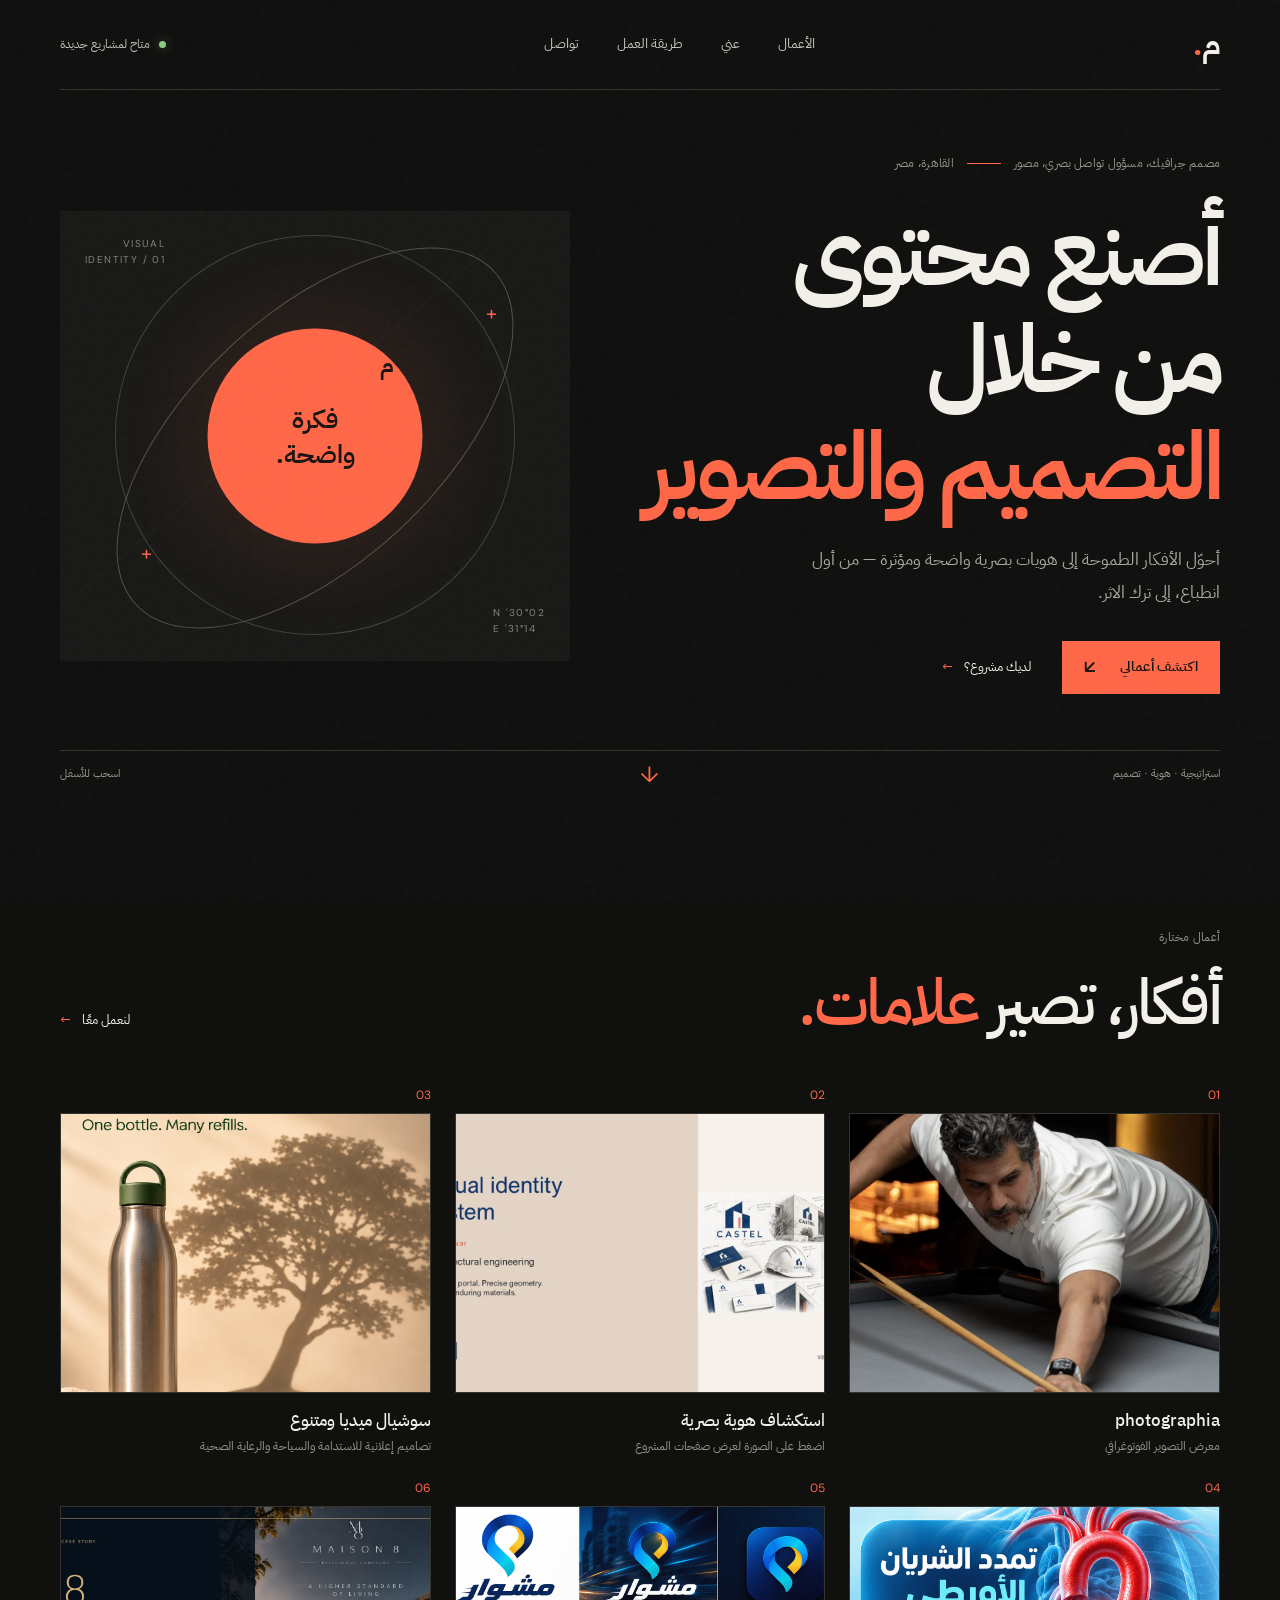
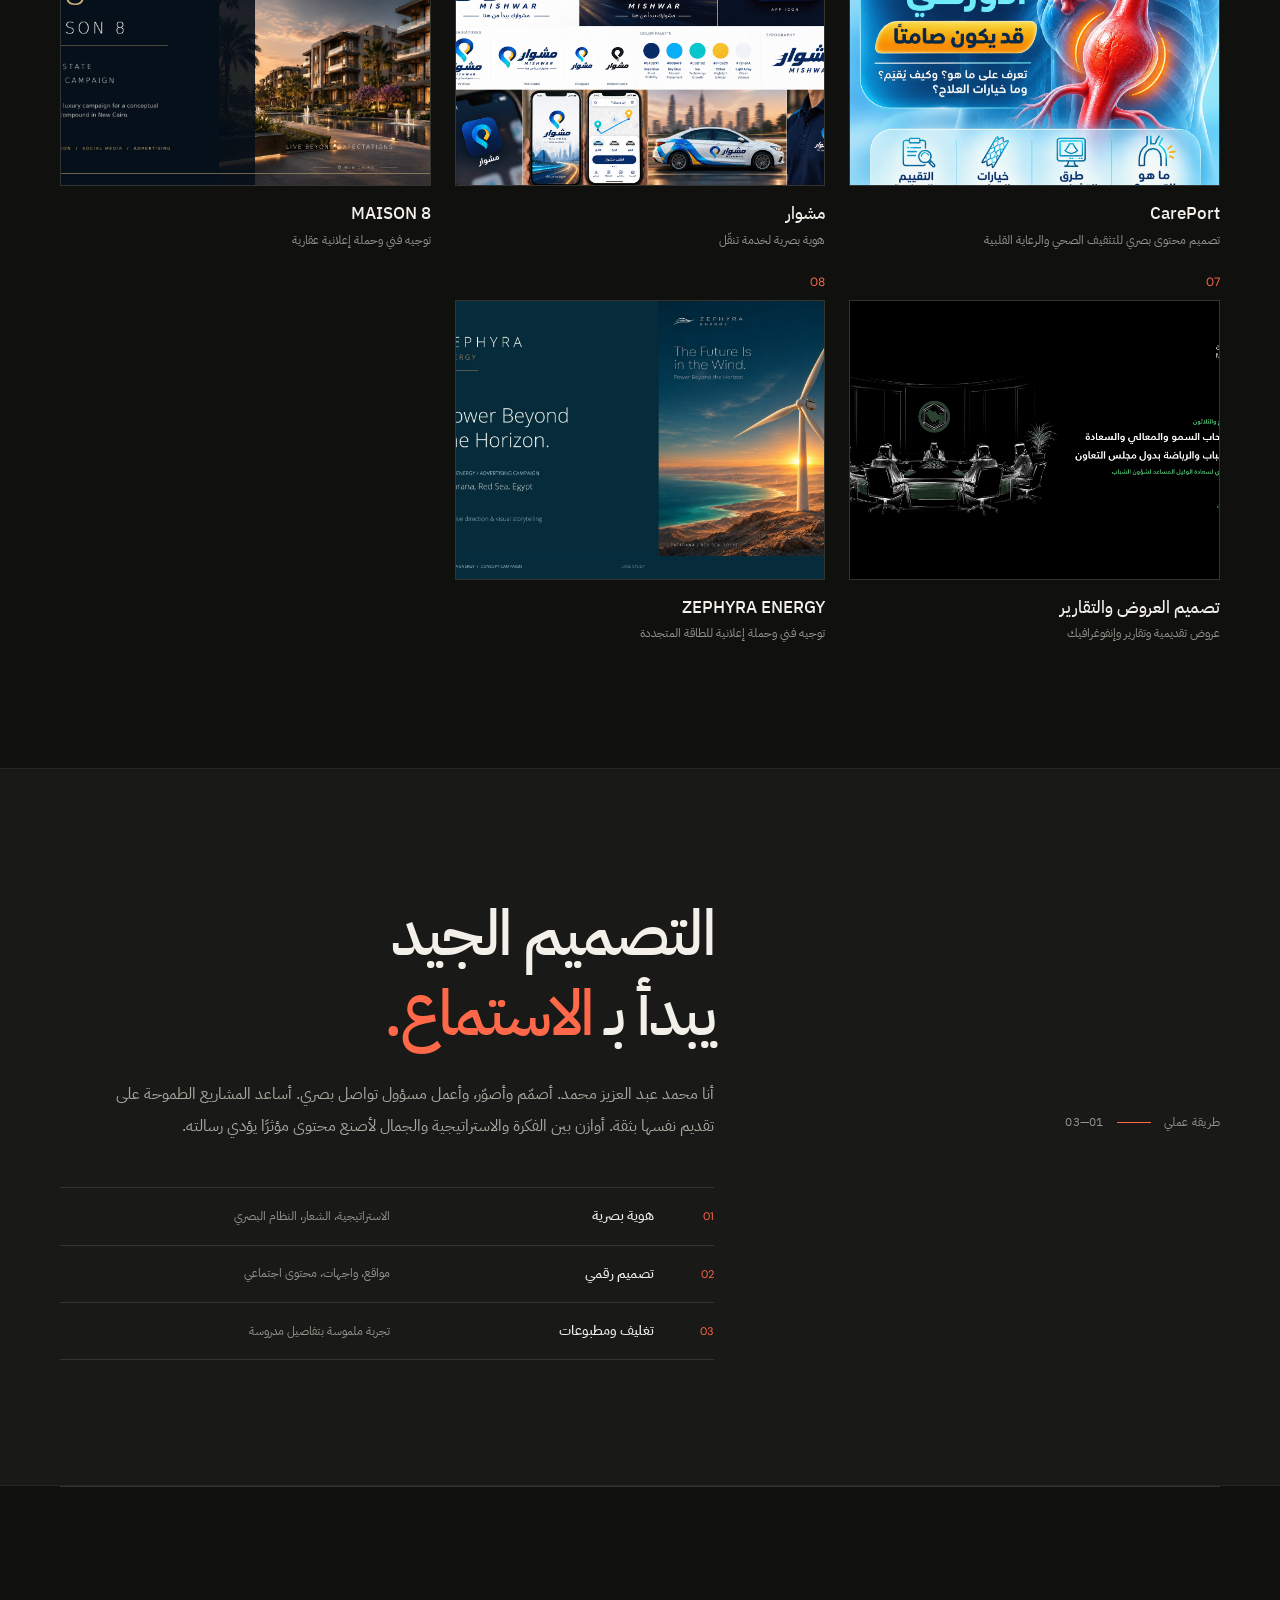
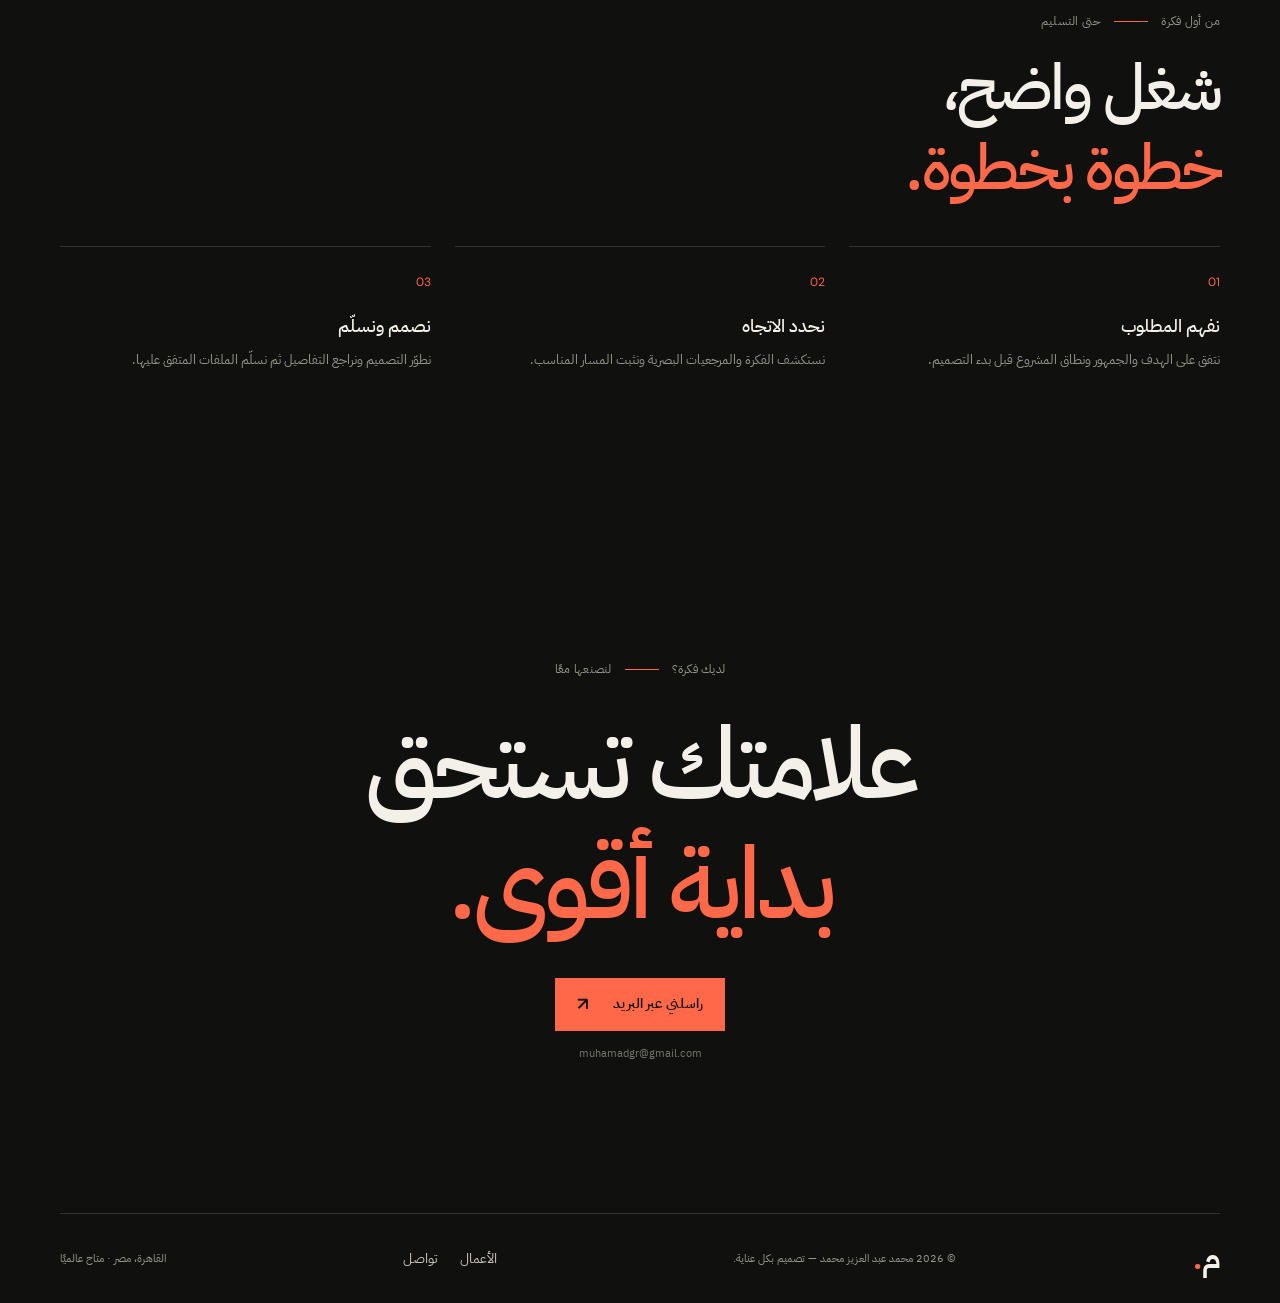
<file: index.html>
<!doctype html>
<html lang="ar" dir="rtl">
<head>
  <meta charset="utf-8">
  <meta name="viewport" content="width=device-width, initial-scale=1">
  <meta name="theme-color" content="#10100f">
  <meta name="description" content="محمد عبد العزيز محمد — مصمم جرافيك أبني هويات بصرية وتجارب رقمية واضحة، جريئة، ومصممة لتترك أثرًا.">
  <meta property="og:type" content="website">
  <meta property="og:title" content="محمد عبد العزيز محمد — مصمم جرافيك ومصور (منشئ محتوى)">
  <meta property="og:description" content="هويات بصرية وتصميمات رقمية ومطبوعات للمشاريع الطموحة.">
  <link rel="icon" href="favicon.svg" type="image/svg+xml">
  <title>محمد عبد العزيز محمد — مصمم جرافيك ومصور (منشئ محتوى)</title>
  <link rel="preconnect" href="https://fonts.googleapis.com">
  <link rel="preconnect" href="https://fonts.gstatic.com" crossorigin>
  <link href="https://fonts.googleapis.com/css2?family=DM+Sans:wght@400;500;600;700&family=IBM+Plex+Sans+Arabic:wght@400;500;600;700&display=swap" rel="stylesheet">
  <link rel="stylesheet" href="styles.css">
  <script defer a.JPG="script.js"></script>
</head>
<body>
  <a class="skip-link" href="#maincontent">انتقل إلى المحتوى</a>
  <div class="grain" aria-hidden="true"></div>
  <header class="site-header wrap">
    <a class="wordmark" href="#top" aria-label="محمد عبد العزيز محمد، إلى أعلى الصفحة">م<span>.</span></a>
    <nav aria-label="التنقل الرئيسي">
      <a href="#work">الأعمال</a><a href="#about">عني</a><a href="#process">طريقة العمل</a><a href="#contact">تواصل</a>
    </nav>
    <a class="availability" href="#contact"><i></i> متاح لمشاريع جديدة</a>
  </header>

  <main id="top">
    <section class="hero wrap" id="maincontent">
      <div class="hero-copy">
        <p class="eyebrow"><span>مصمم جرافيك، مسؤول تواصل بصري، مصور</span><span class="eyebrow-line"></span><span>القاهرة، مصر</span></p>
        <h1>أصنع محتوى<br>من خلال <em>التصميم والتصوير</em></h1>
        <p class="hero-intro">أحوّل الأفكار الطموحة إلى هويات بصرية واضحة ومؤثرة — من أول انطباع، إلى ترك الاثر.</p>
        <div class="hero-actions"><a class="button button-primary" href="#work">اكتشف أعمالي <span>↙</span></a><a class="text-link" href="#contact">لديك مشروع؟ <span>←</span></a></div>
      </div>
      <div class="hero-art" aria-label="تكوين تجريدي يعبر عن الهوية البصرية" role="img">
        <div class="art-orbit orbit-one"></div><div class="art-orbit orbit-two"></div>
        <div class="art-disc"><span>فكرة<br>واضحة.</span><b>م</b></div>
        <span class="art-index">VISUAL<br>IDENTITY / 01</span><span class="art-coordinate">30°02' N<br>31°14' E</span>
        <span class="art-cross cross-one">+</span><span class="art-cross cross-two">+</span>
      </div>
      <div class="hero-foot"><span>استراتيجية · هوية · تصميم</span><a href="#work" aria-label="انتقل إلى الأعمال">↓</a><span>اسحب للأسفل</span></div>
    </section>

    <section class="work-section section wrap" id="work">
      <div class="section-heading"><div><p class="eyebrow">أعمال مختارة</p><h2>أفكار، تصير <em>علامات.</em></h2></div><a class="text-link desktop-link" href="#contact">لنعمل معًا <span>←</span></a></div>
      <div class="project-grid">
        <article class="project-slot" id="photographia">
          <span class="slot-number">01</span><a href="photographia.html" style="display:block;color:inherit;text-decoration:none"><div class="project-image-wrap"><img class="project-image" src="photographia/frame-1.webp" alt="لاعب بلياردو يستعد للتسديد" loading="lazy"></div><h3 lang="en">photographia</h3></a><p>معرض التصوير الفوتوغرافي</p></article>
        <article class="project-slot"><span class="slot-number">02</span><a href="project-01-nine-pages.html" style="display:block;color:inherit;text-decoration:none"><div class="project-image-wrap"><img class="project-image" src="a.JPG" alt="غلاف مشروع الهوية البصرية" loading="lazy"></div></a><h3>استكشاف هوية بصرية</h3><p>اضغط على الصورة لعرض صفحات المشروع</p></article>
        <article class="project-slot" id="social-media"><span class="slot-number">03</span><a href="social-media.html" style="display:block;color:inherit;text-decoration:none"><div class="project-image-wrap"><img class="project-image" src="social/fao0.png" alt="إعلان الاستدامة" loading="lazy"></div><h3>سوشيال ميديا ومتنوع</h3></a><p>تصاميم إعلانية للاستدامة والسياحة والرعاية الصحية</p></article>
        <article class="project-slot">
          <span class="slot-number">04</span>
          <a href="careport.html" aria-label="عرض مشروع CarePort" style="display:block;color:inherit;text-decoration:none">
            <div class="project-image-wrap"><img class="project-image" src="careport-cover.png" alt="غلاف سلسلة CarePort للتثقيف الصحي" loading="lazy" width="1254" height="1254"></div>
            <h3><bdi lang="en">CarePort</bdi></h3>
          </a>
          <p>تصميم محتوى بصري للتثقيف الصحي والرعاية القلبية</p>
        </article>
        <article class="project-slot">
          <span class="slot-number">05</span>
          <a href="mishwar.html" aria-label="عرض مشروع مشوار" style="display:block;color:inherit;text-decoration:none">
            <div class="project-image-wrap"><img class="project-image" src="mishwar-cover.png" alt="لوحة هوية مشوار تعرض الشعار والألوان ونماذج تطبيقه على الهاتف والمركبة" loading="lazy" width="1536" height="1024"></div>
            <h3>مشوار</h3>
          </a>
          <p>هوية بصرية لخدمة تنقّل</p>
        </article>
        <article class="project-slot">
          <span class="slot-number">06</span>
          <a href="maison-8.html" aria-label="عرض مشروع MAISON 8" style="display:block;color:inherit;text-decoration:none">
            <div class="project-image-wrap"><img class="project-image" src="maison-8-01.jpg" alt="غلاف حملة MAISON 8 لمجمّع سكني في القاهرة الجديدة" loading="lazy" width="1500" height="844"></div>
            <h3><bdi lang="en">MAISON 8</bdi></h3>
          </a>
          <p>توجيه فني وحملة إعلانية عقارية</p>
        </article>
        <article class="project-slot">
          <span class="slot-number">07</span>
          <a href="presentations.html" aria-label="عرض مشروع تصميم العروض والتقارير" style="display:block;color:inherit;text-decoration:none">
            <div class="project-image-wrap"><img class="project-image" src="pr-01-sports-cover.png" alt="غلاف عرض وزارة الرياضة" loading="lazy" width="1920" height="1080"></div>
            <h3>تصميم العروض والتقارير</h3>
          </a>
          <p>عروض تقديمية وتقارير وإنفوغرافيك</p>
        </article>
        <article class="project-slot">
          <span class="slot-number">08</span>
          <a href="zephyra-energy.html" aria-label="عرض مشروع ZEPHYRA ENERGY" style="display:block;color:inherit;text-decoration:none">
            <div class="project-image-wrap"><img class="project-image" src="zephyra-energy-01.jpg" alt="غلاف حملة ZEPHYRA ENERGY لطاقة الرياح بالزعفرانة" loading="lazy" width="1500" height="938"></div>
            <h3><bdi lang="en">ZEPHYRA ENERGY</bdi></h3>
          </a>
          <p>توجيه فني وحملة إعلانية للطاقة المتجددة</p>
        </article>
      </div>
    </section>

    <section class="about-section section" id="about">
      <div class="wrap about-layout"><p class="eyebrow">طريقة عملي <span class="eyebrow-line"></span> 01—03</p><div class="about-content"><h2>التصميم الجيد<br>يبدأ بـ <em>الاستماع.</em></h2><p class="about-body">أنا محمد عبد العزيز محمد. أصمّم وأصوّر، وأعمل مسؤول تواصل بصري. أساعد المشاريع الطموحة على تقديم نفسها بثقة. أوازن بين الفكرة والاستراتيجية والجمال لأصنع محتوى مؤثرًا يؤدي رسالته.</p><div class="services"><div><span>01</span><b>هوية بصرية</b><small>الاستراتيجية، الشعار، النظام البصري</small></div><div><span>02</span><b>تصميم رقمي</b><small>مواقع، واجهات، محتوى اجتماعي</small></div><div><span>03</span><b>تغليف ومطبوعات</b><small>تجربة ملموسة بتفاصيل مدروسة</small></div></div></div></div>
    </section>

    <section class="process-section section wrap" id="process">
      <div class="section-heading"><div><p class="eyebrow">من أول فكرة <span class="eyebrow-line"></span> حتى التسليم</p><h2>شغل واضح،<br><em>خطوة بخطوة.</em></h2></div></div>
      <div class="process-grid">
        <article><span>01</span><h3>نفهم المطلوب</h3><p>نتفق على الهدف والجمهور ونطاق المشروع قبل بدء التصميم.</p></article>
        <article><span>02</span><h3>نحدد الاتجاه</h3><p>نستكشف الفكرة والمرجعيات البصرية ونثبت المسار المناسب.</p></article>
        <article><span>03</span><h3>نصمم ونسلّم</h3><p>نطوّر التصميم ونراجع التفاصيل ثم نسلّم الملفات المتفق عليها.</p></article>
      </div>
    </section>

    <section class="contact-section section wrap" id="contact"><p class="eyebrow">لديك فكرة؟ <span class="eyebrow-line"></span> لنصنعها معًا</p><h2>علامتك تستحق<br><em>بداية أقوى.</em></h2><a class="button button-primary contact-button" href="mailto:muhamadgr@gmail.com?subject=%D9%85%D8%B4%D8%B1%D9%88%D8%B9%20%D8%AC%D8%AF%D9%8A%D8%AF">راسلني عبر البريد <span>↗</span></a><p class="contact-hint" dir="ltr">muhamadgr@gmail.com</p></section>
  </main>
  <footer class="site-footer wrap"><a class="wordmark" href="#top">م<span>.</span></a><span>© <span id="year">2026</span> محمد عبد العزيز محمد — تصميم بكل عناية.</span><div><a href="#work">الأعمال</a><a href="#contact">تواصل</a></div><span class="footer-location">القاهرة، مصر · متاح عالميًا</span></footer>
</body>
</html>
</file>
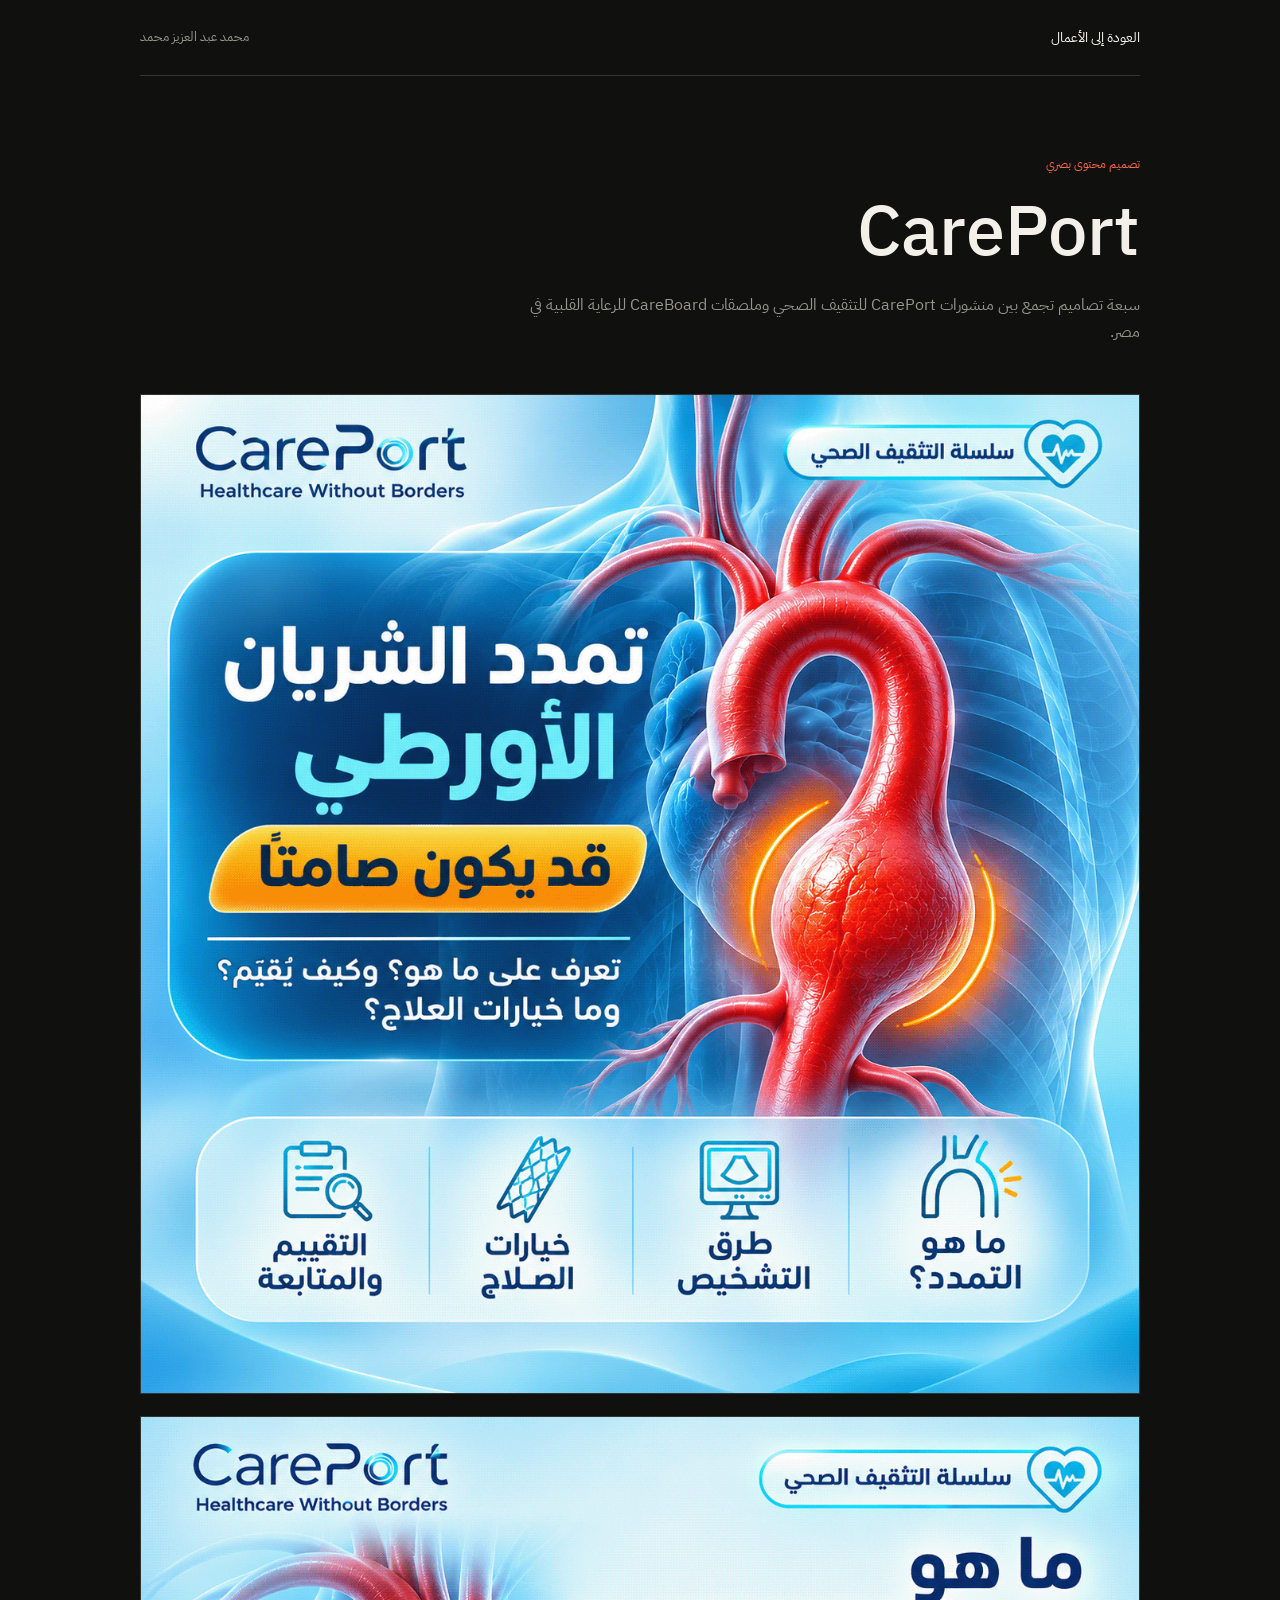
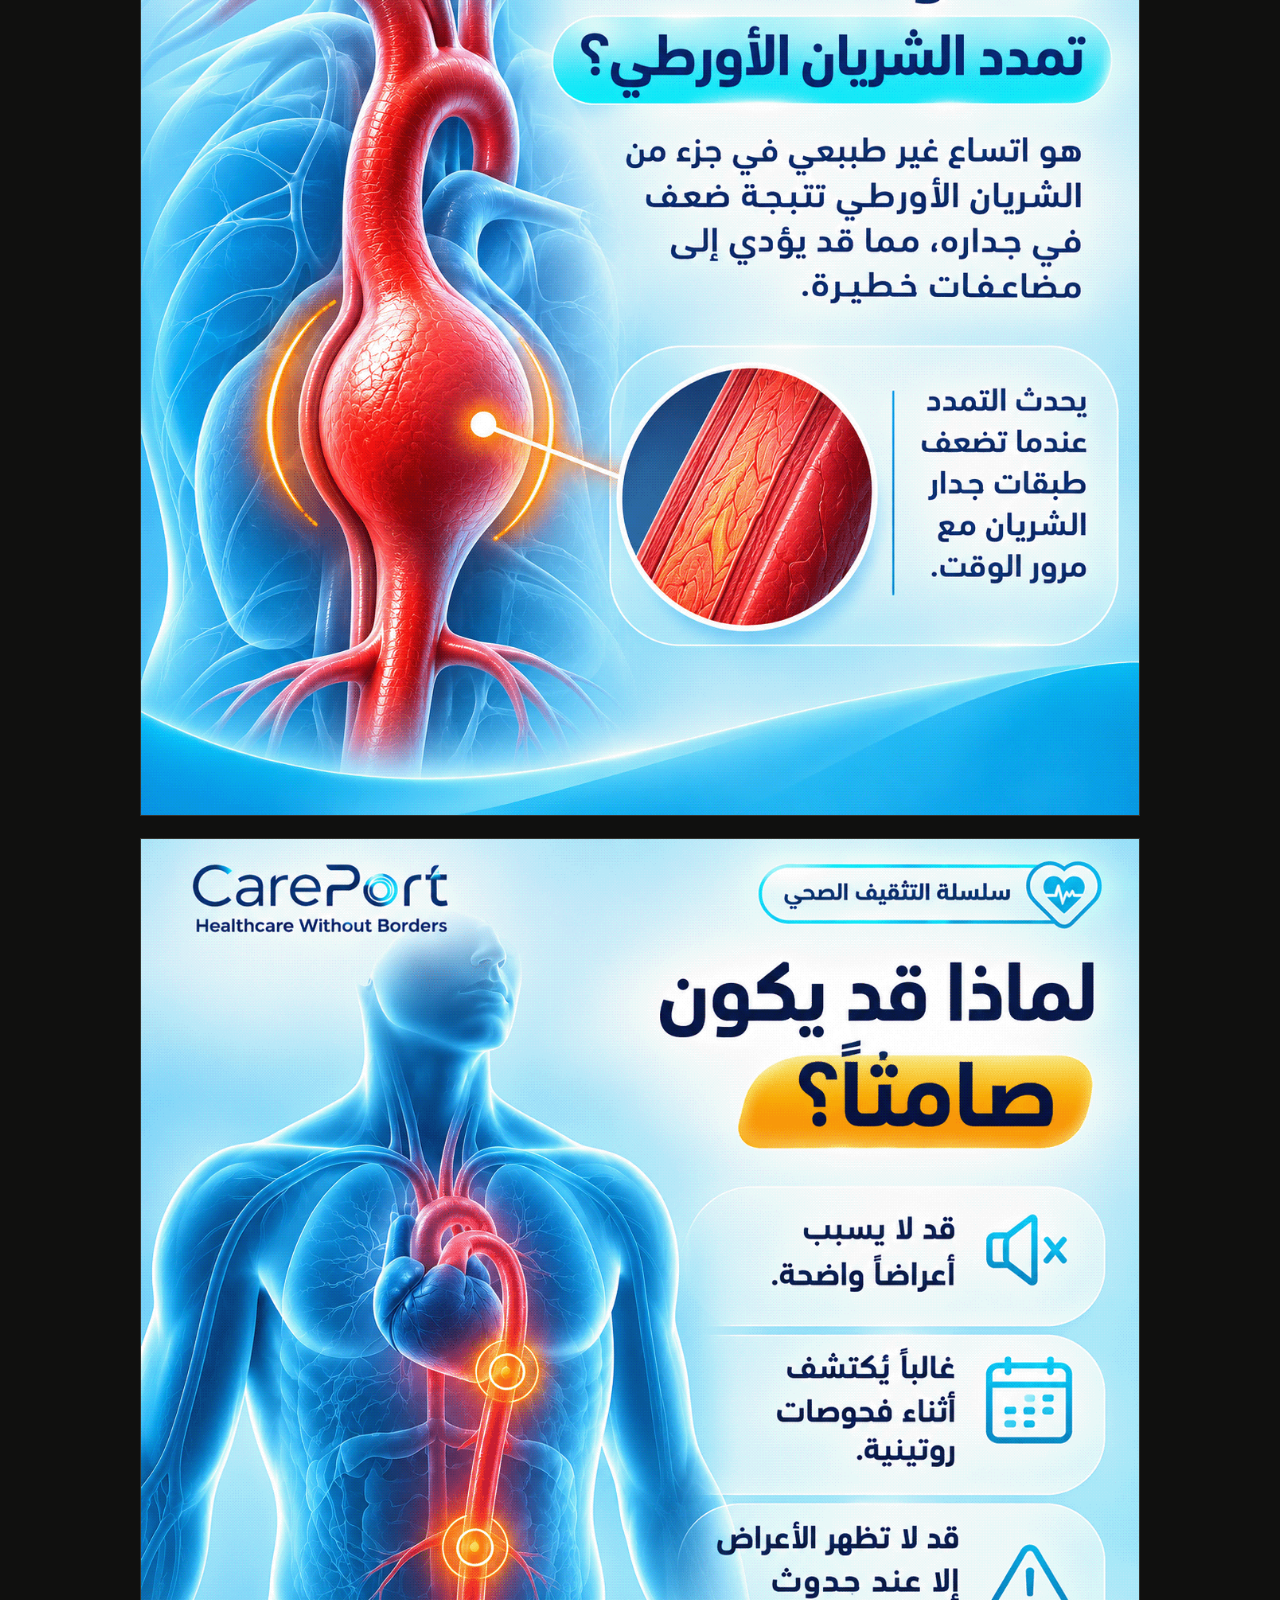
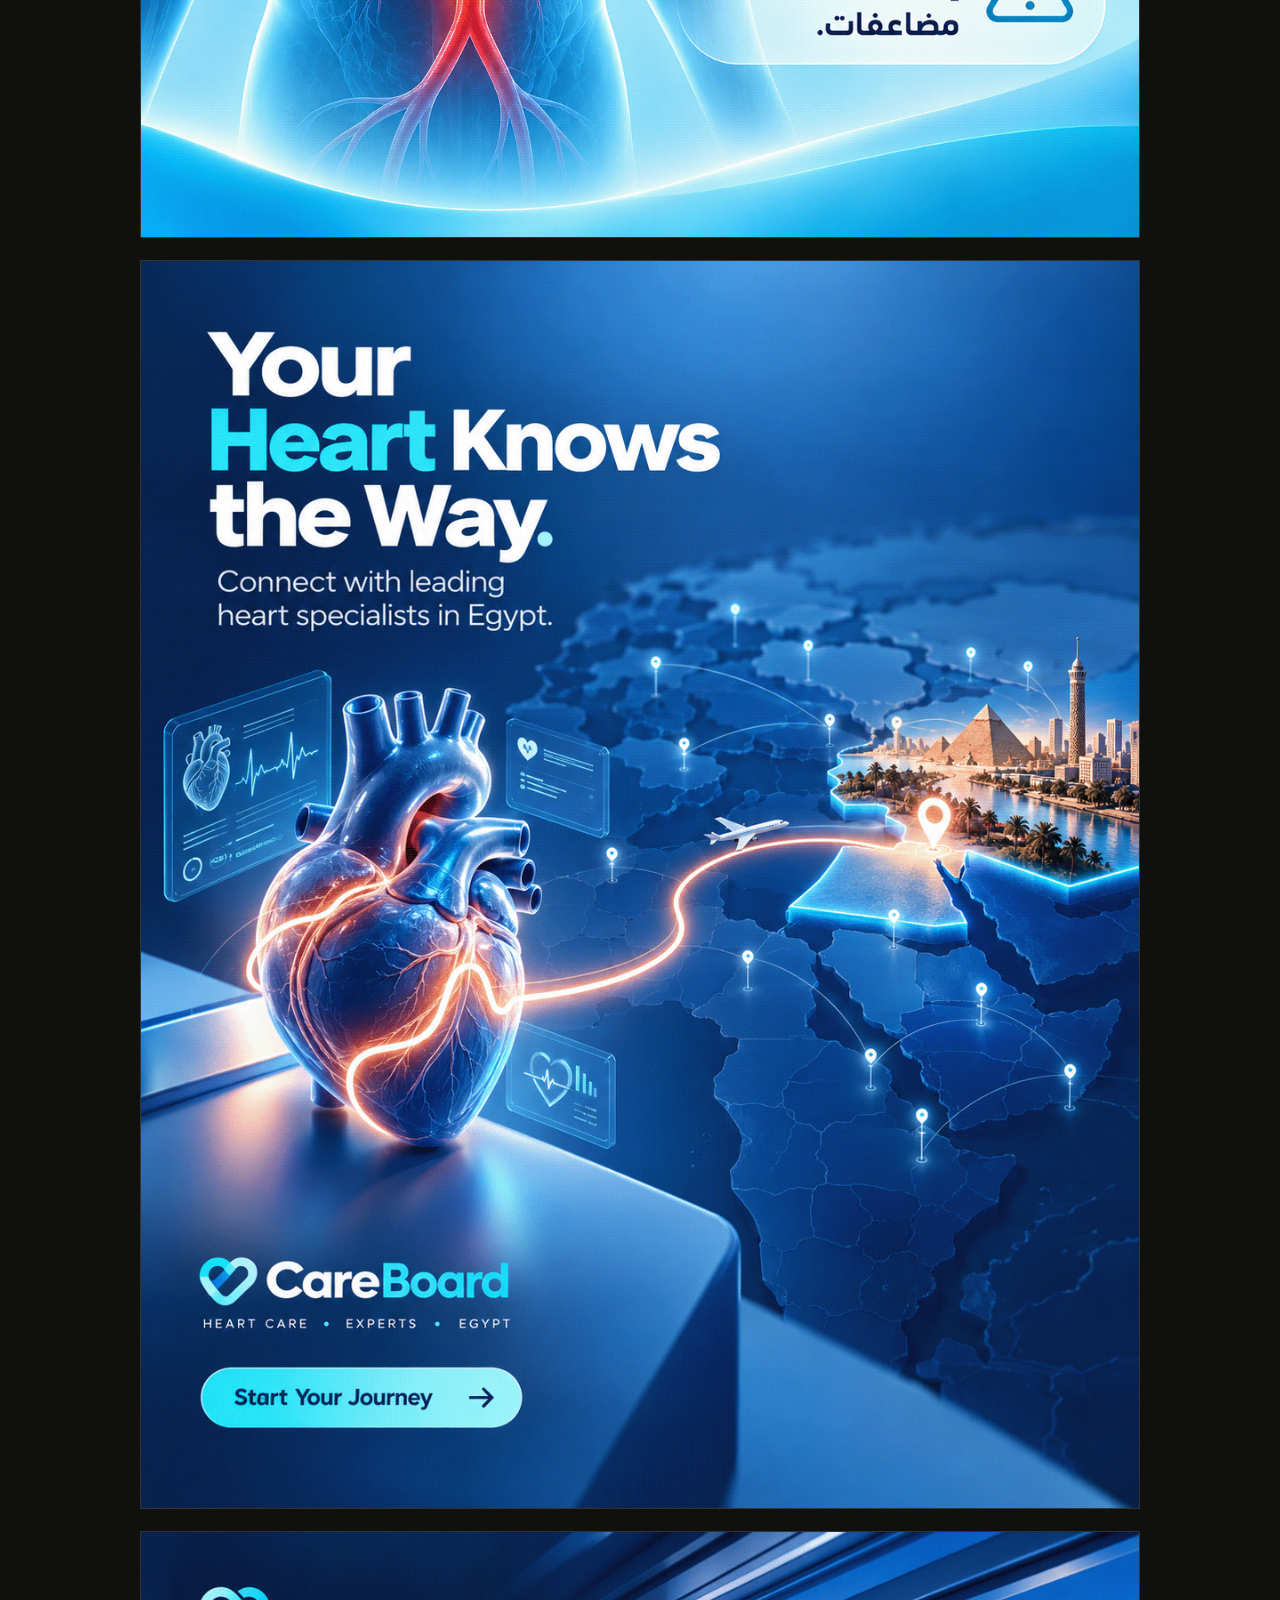
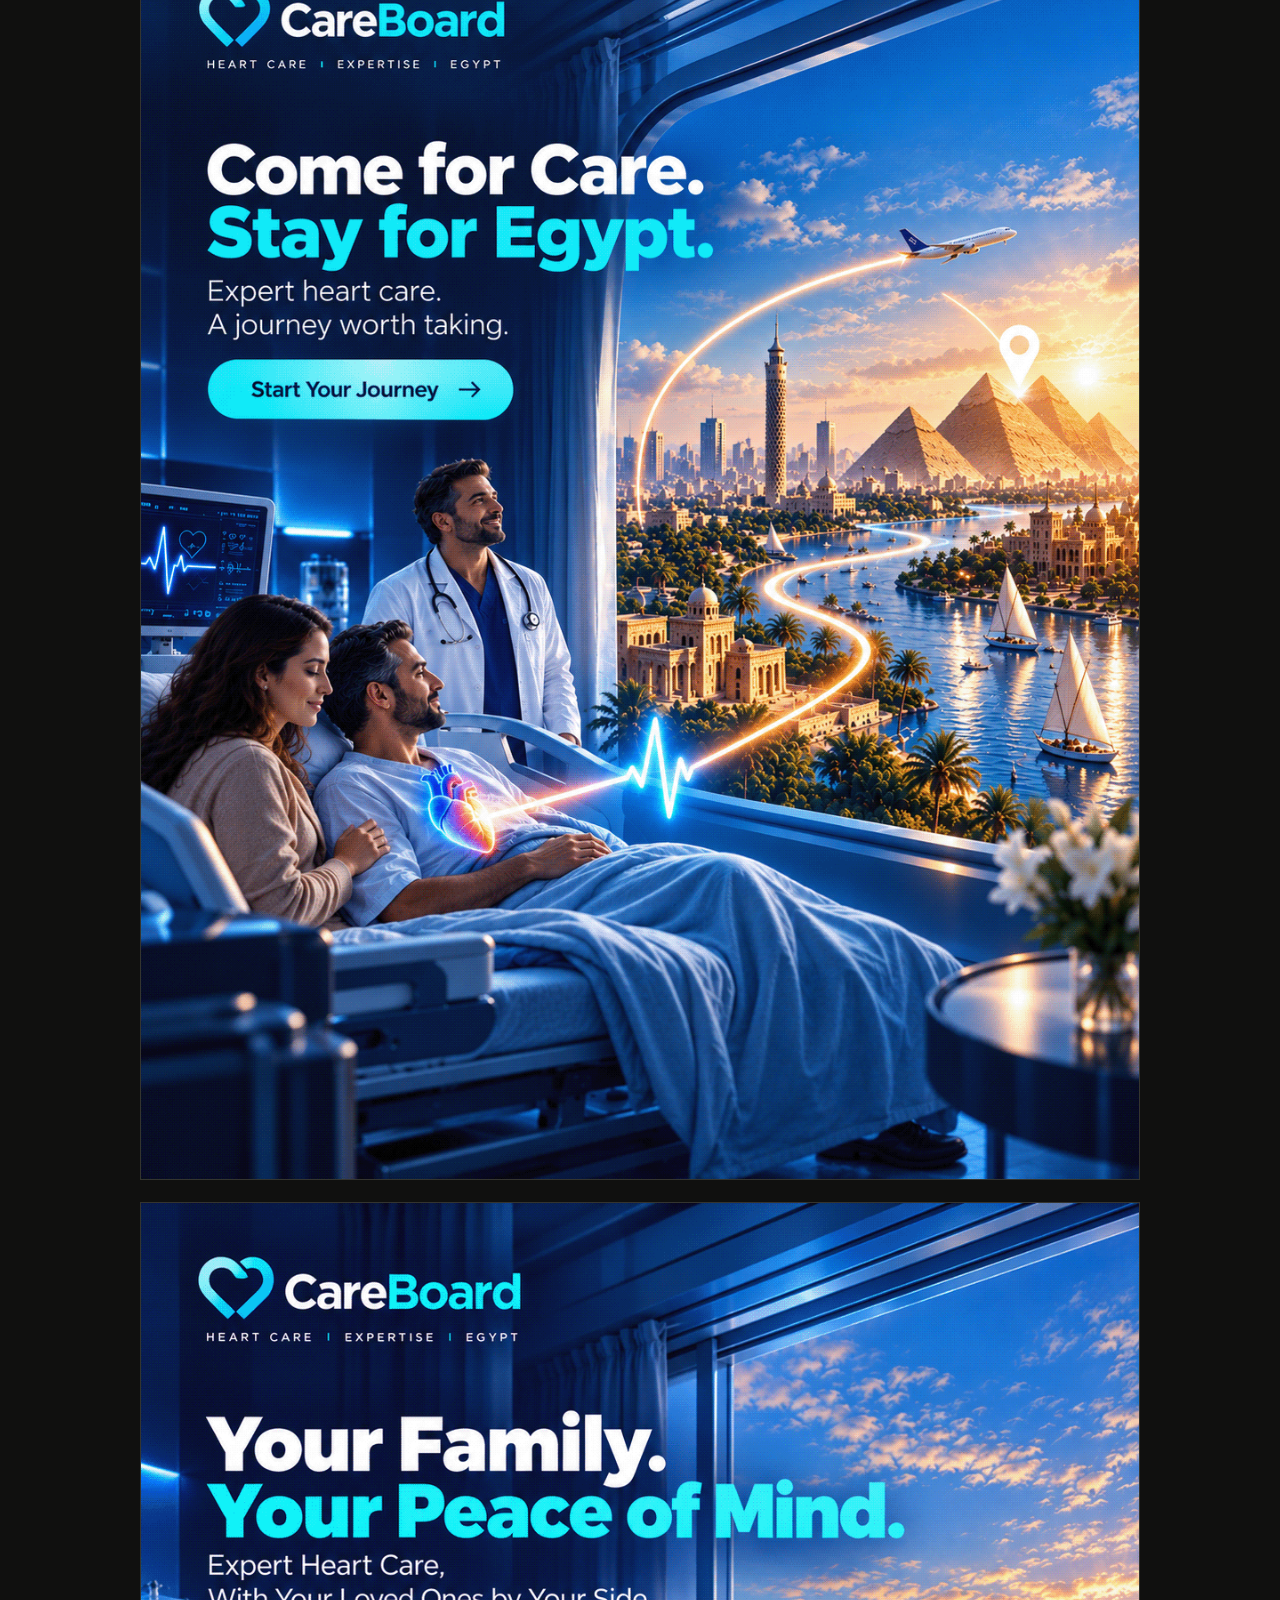
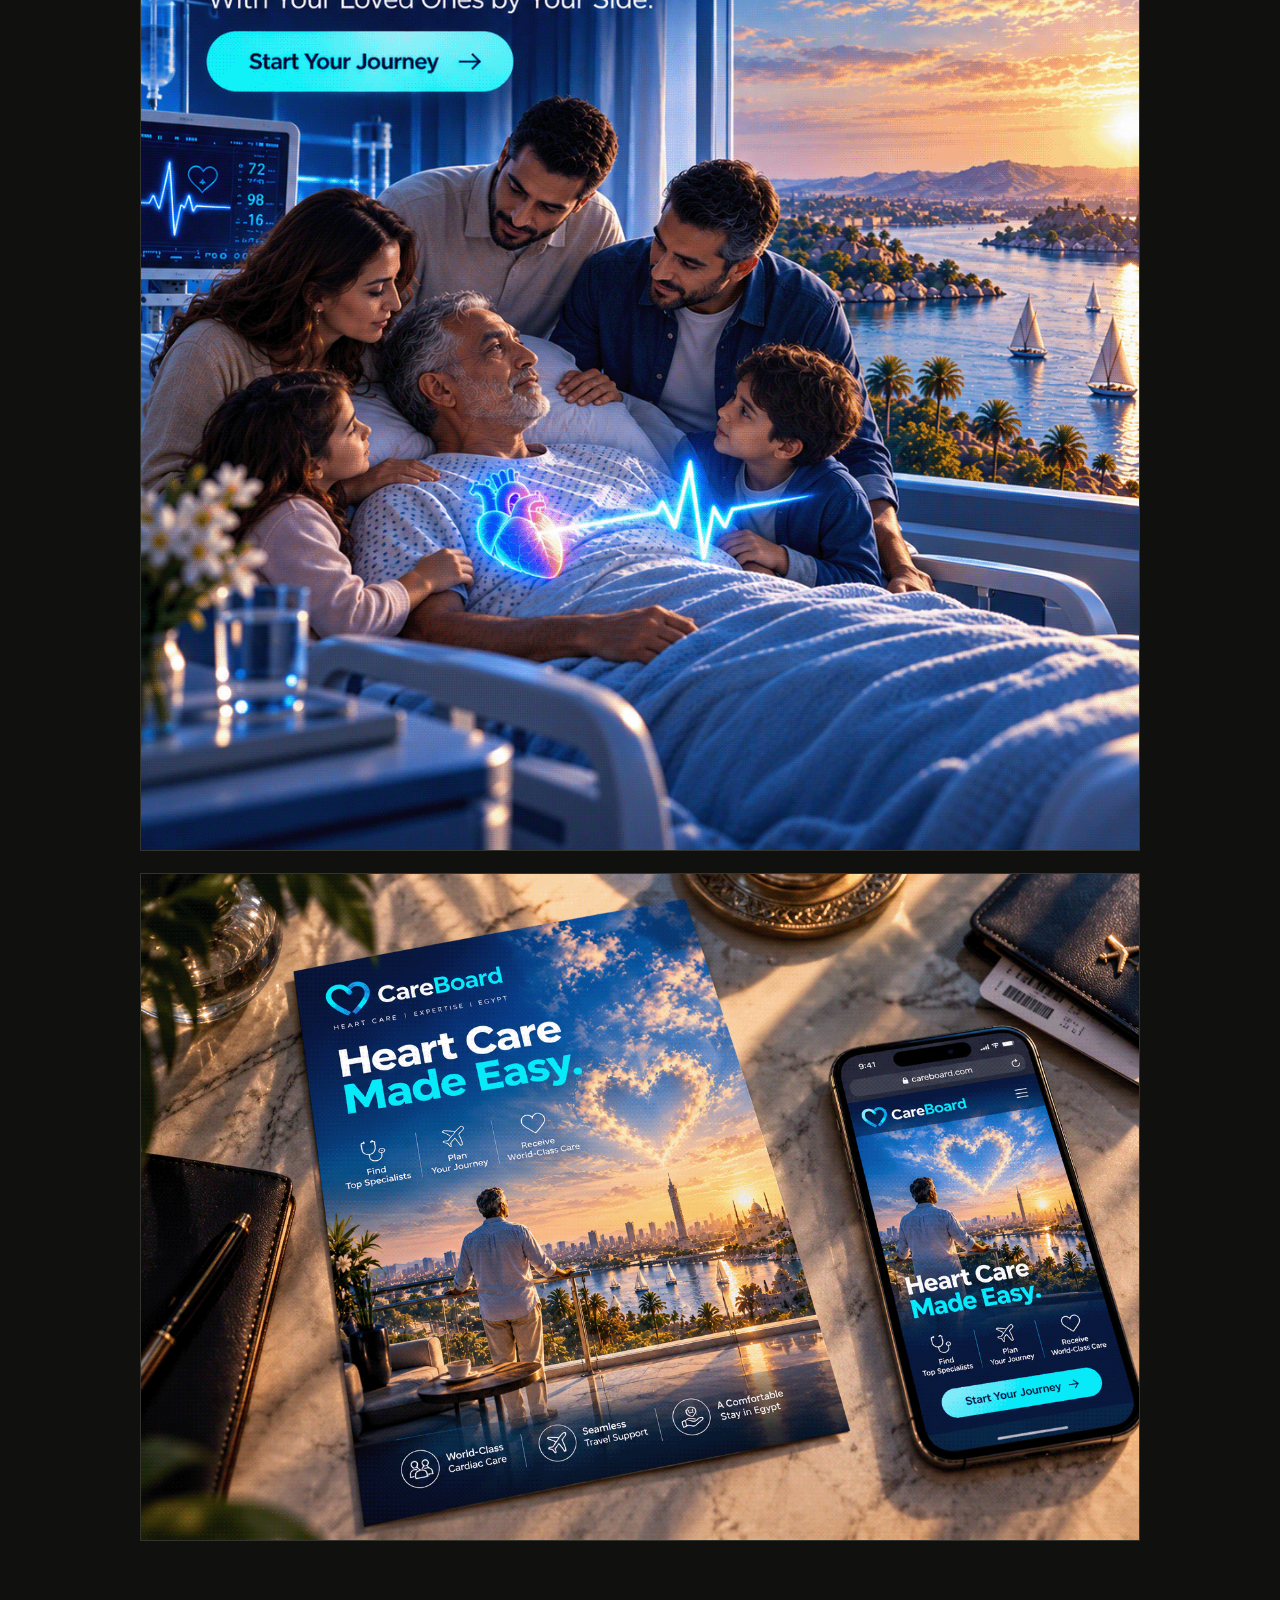
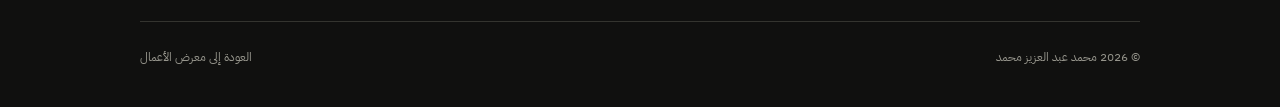
<file: careport.html>
<!doctype html>
<html lang="ar" dir="rtl">
<head>
  <meta charset="utf-8">
  <meta name="viewport" content="width=device-width, initial-scale=1">
  <meta name="theme-color" content="#10100f">
  <meta name="description" content="CarePort، مشروع تصميم محتوى بصري من أعمال محمد عبد العزيز محمد.">
  <title>CarePort — محمد عبد العزيز محمد</title>
  <link rel="preconnect" href="https://fonts.googleapis.com">
  <link rel="preconnect" href="https://fonts.gstatic.com" crossorigin>
  <link href="https://fonts.googleapis.com/css2?family=DM+Sans:wght@400;500;600;700&family=IBM+Plex+Sans+Arabic:wght@400;500;600;700&display=swap" rel="stylesheet">
  <style>
    :root{color-scheme:dark;--bg:#10100f;--panel:#191917;--text:#f2f0e9;--muted:#96958c;--line:#34342f;--accent:#ff6848;--font:"IBM Plex Sans Arabic",sans-serif;--latin:"DM Sans",sans-serif}
    *{box-sizing:border-box}html{scroll-behavior:smooth}body{margin:0;background:var(--bg);color:var(--text);font-family:var(--font);line-height:1.7}.wrap{width:min(1000px,calc(100% - 40px));margin:auto}.topbar{height:76px;display:flex;align-items:center;justify-content:space-between;border-bottom:1px solid var(--line)}a{color:inherit}.back{color:var(--text);text-decoration:none;font-size:14px}.back span{color:var(--accent);margin-inline-start:8px}.brand{font-size:13px;color:var(--muted)}.intro{padding:78px 0 48px}.eyebrow{color:var(--accent);font-size:12px;margin:0 0 14px}.intro h1{font-size:clamp(38px,7vw,70px);line-height:1.25;font-weight:500;margin:0 0 16px}.intro p:last-child{color:var(--muted);max-width:640px;margin:0}.gallery{display:grid;gap:22px;padding-bottom:80px}.slide{margin:0;background:var(--panel);border:1px solid var(--line);overflow:hidden}.slide img{width:100%;height:auto;display:block}.slide figcaption{display:flex;gap:8px;align-items:center;justify-content:center;border-top:1px solid var(--line);padding:9px;color:var(--muted);font-size:12px}.slide figcaption b{font:12px var(--latin);color:var(--accent)}.footer{border-top:1px solid var(--line);padding:25px 0 40px;display:flex;justify-content:space-between;gap:20px;color:var(--muted);font-size:12px}.footer a{text-decoration:none}.footer a:hover{color:var(--accent)}@media(max-width:600px){.wrap{width:calc(100% - 28px)}.topbar{height:64px}.intro{padding:52px 0 30px}.gallery{gap:14px}.footer{flex-direction:column}}
  </style>
</head>
<body>
  <header class="topbar wrap"><a class="back" href="index.html#work">العودة إلى الأعمال</a><span class="brand">محمد عبد العزيز محمد</span></header>
  <main class="wrap">
    <section class="intro"><p class="eyebrow">تصميم محتوى بصري</p><h1 lang="en" dir="ltr" style="text-align:right">CarePort</h1><p>سبعة تصاميم تجمع بين منشورات CarePort للتثقيف الصحي وملصقات CareBoard للرعاية القلبية في مصر.</p></section>
    <section class="gallery" aria-label="تصاميم المشروع">
      <figure class="slide"><img src="careport-cover.png" alt="غلاف سلسلة CarePort للتثقيف الصحي عن تمدد الشريان الأورطي" width="1254" height="1254"></figure>
      <figure class="slide"><img src="careport-aorta.png" alt="تصميم تعريفي بتمدد الشريان الأورطي" width="1254" height="1254" loading="lazy"></figure>
      <figure class="slide"><img src="careport-symptoms.png" alt="تصميم من سلسلة التثقيف الصحي عن غياب الأعراض" width="1254" height="1254" loading="lazy"></figure>
      <figure class="slide"><img src="careport-heart-care.png" alt="ملصق CareBoard يجمع رسم القلب وخريطة السفر إلى مصر" width="1122" height="1402" loading="lazy"></figure>
      <figure class="slide"><img src="careport-egypt.png" alt="ملصق CareBoard يجمع مشهد الرعاية ومعالم القاهرة" width="1122" height="1402" loading="lazy"></figure>
      <figure class="slide"><img src="careport-family.png" alt="ملصق CareBoard عن دور العائلة في رحلة الرعاية" width="1122" height="1402" loading="lazy"></figure>
      <figure class="slide"><img src="careport-mockup.png" alt="عرض تصميم CareBoard على مطبوعة وشاشة هاتف" width="1536" height="1024" loading="lazy"></figure>
    </section>
  </main>
  <footer class="footer wrap"><span>© 2026 محمد عبد العزيز محمد</span><a href="index.html#work">العودة إلى معرض الأعمال</a></footer>
</body>
</html>
</file>
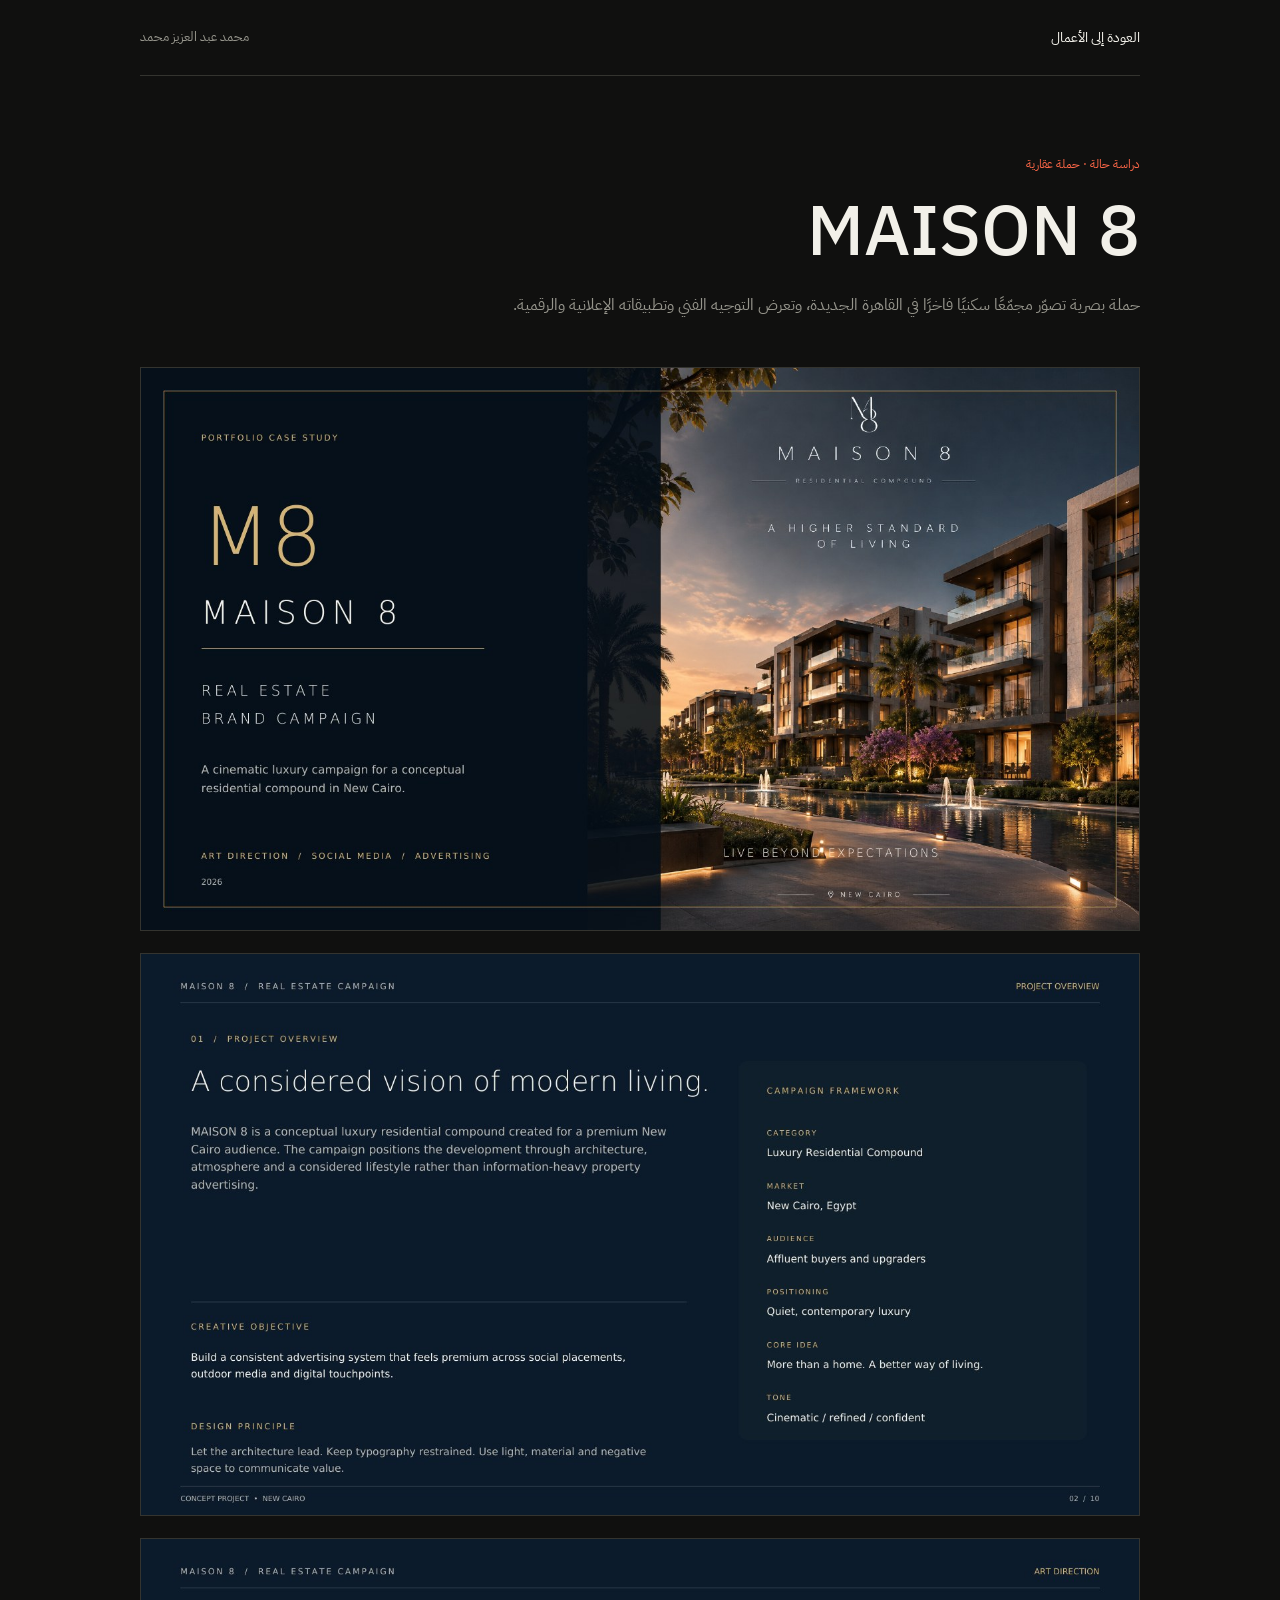
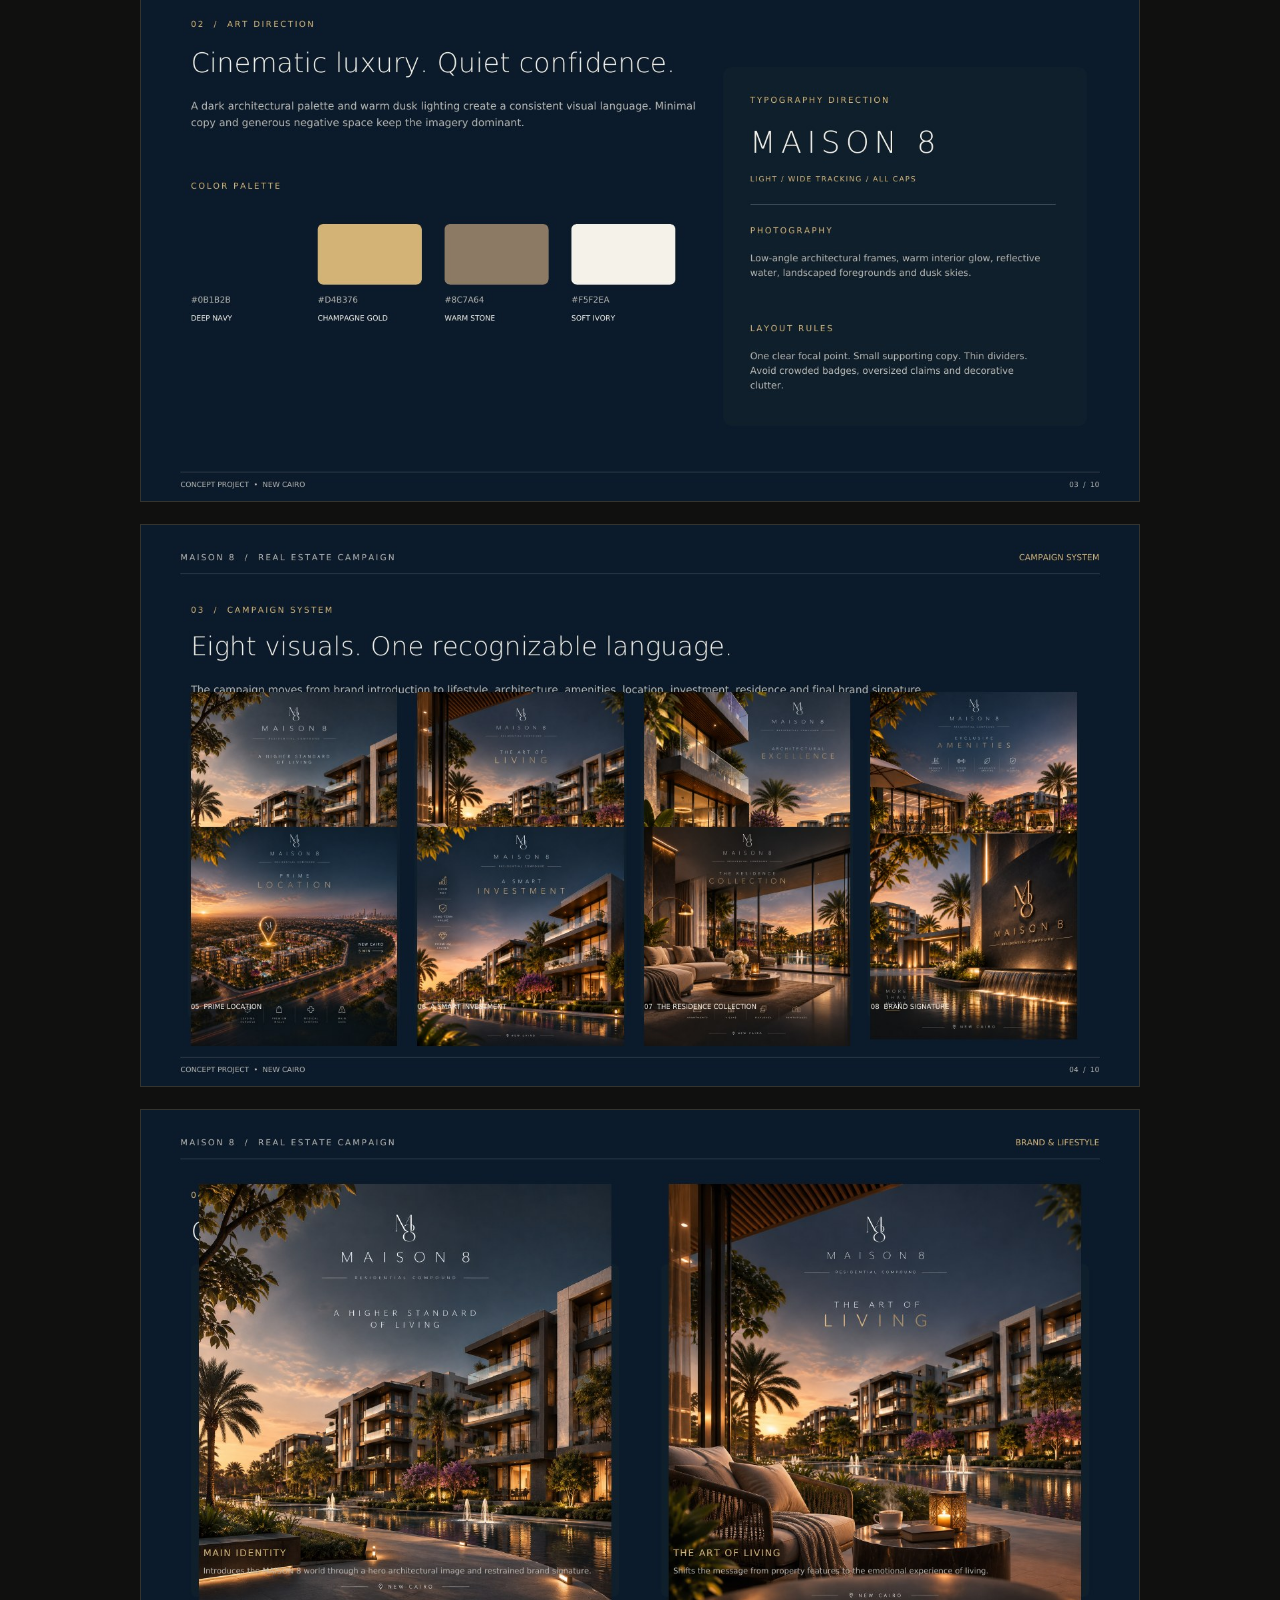
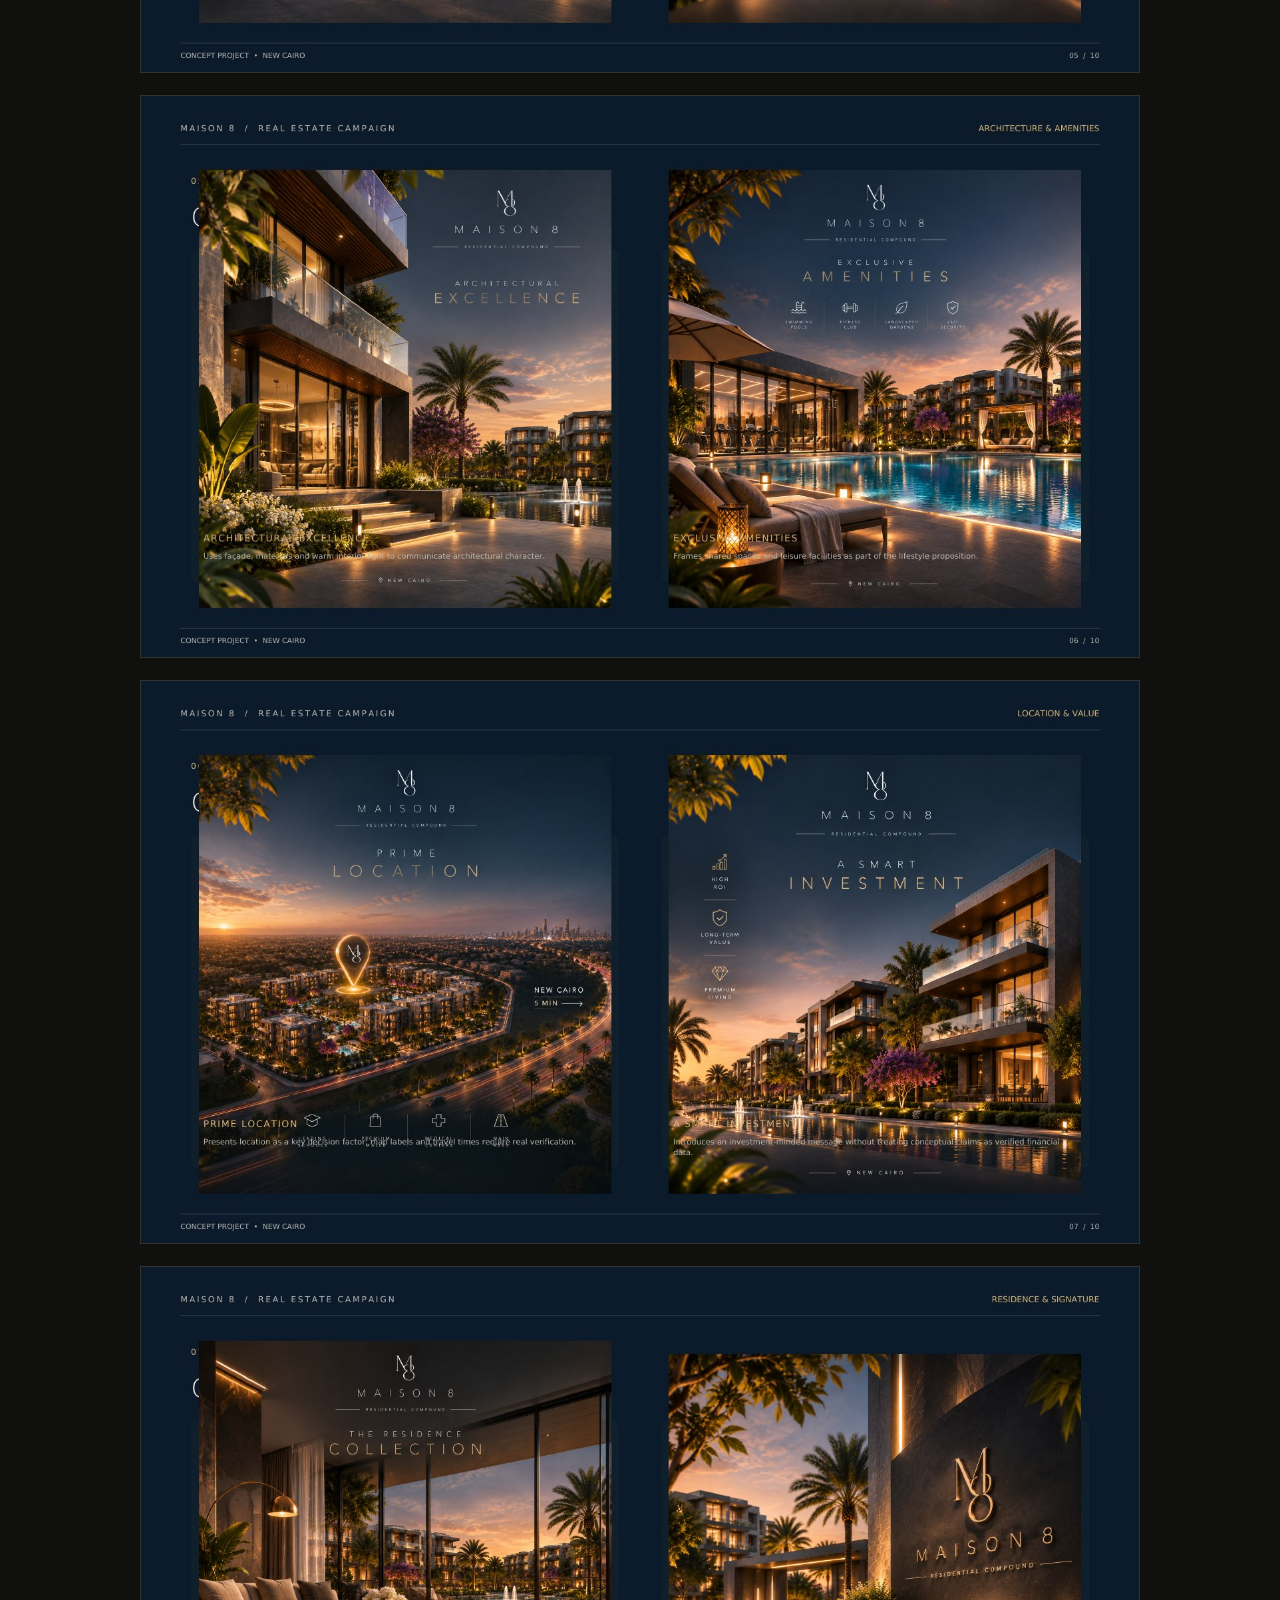
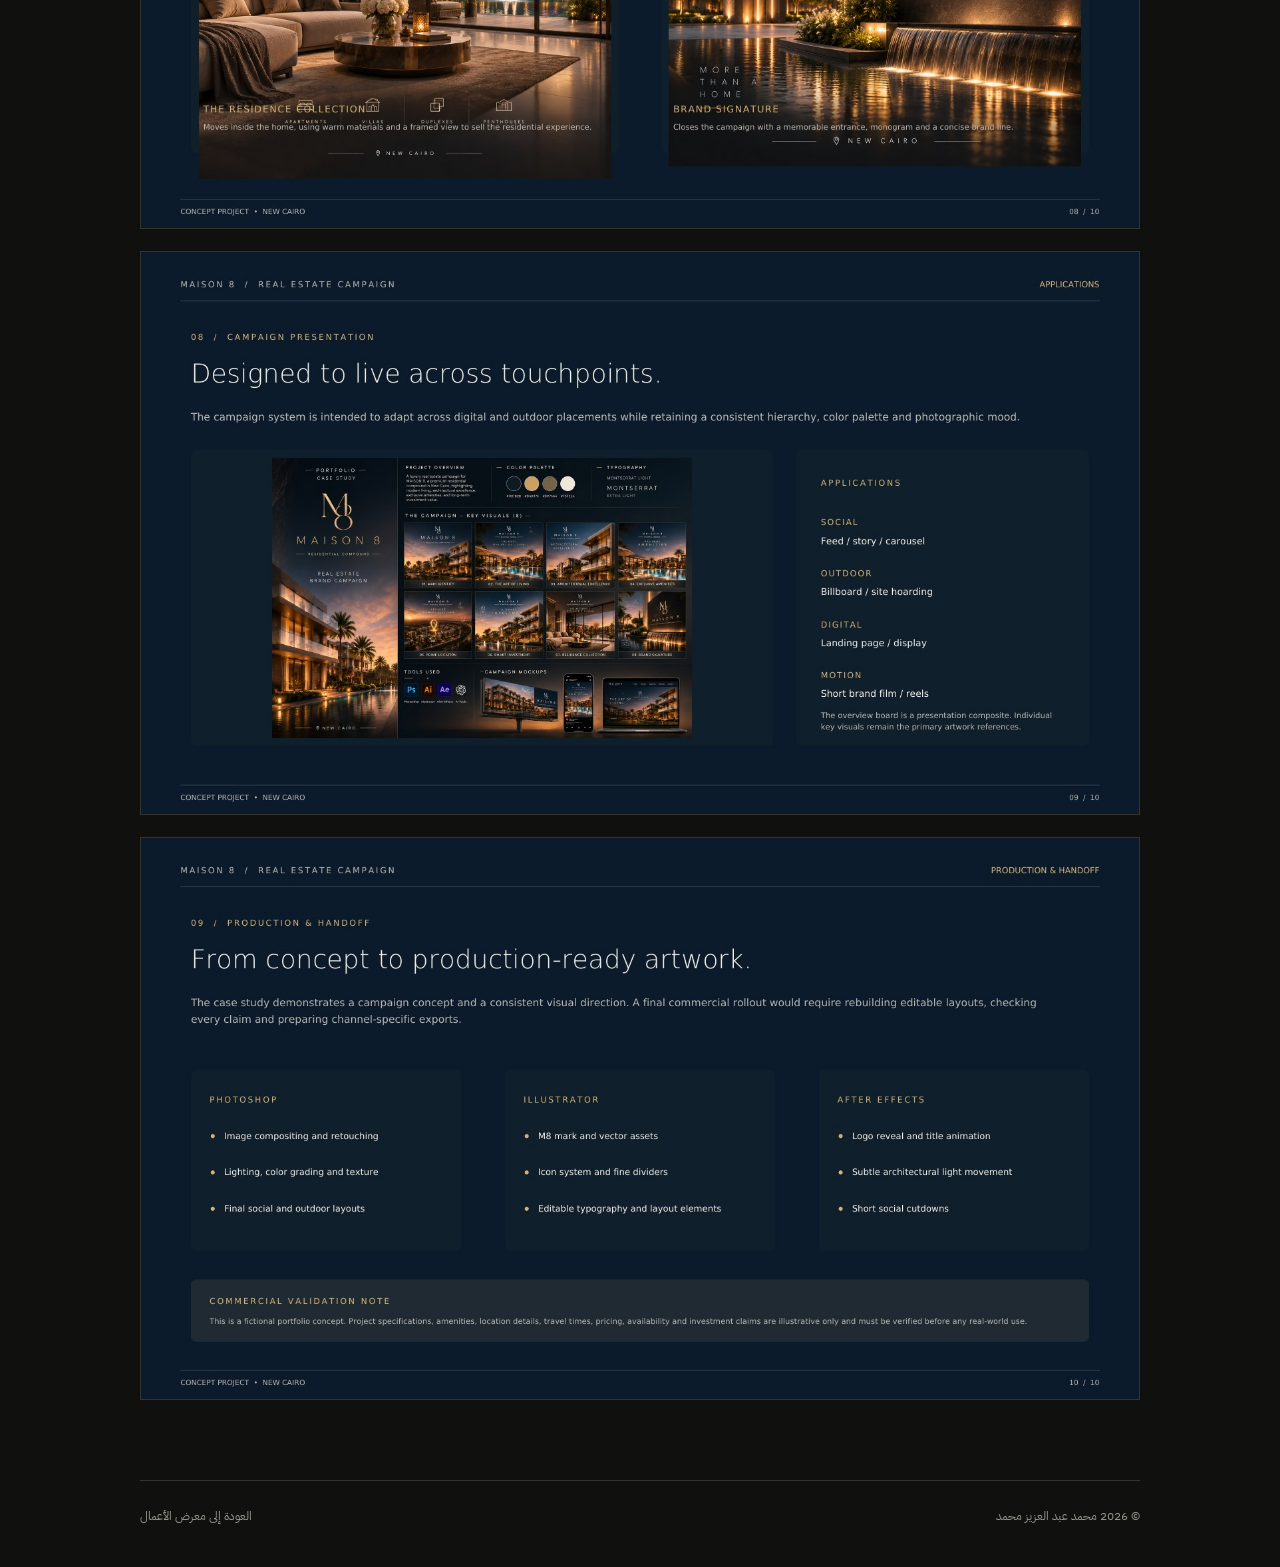
<file: maison-8.html>
<!doctype html>
<html lang="ar" dir="rtl">
<head>
  <meta charset="utf-8">
  <meta name="viewport" content="width=device-width, initial-scale=1">
  <meta name="theme-color" content="#10100f">
  <meta name="description" content="حملة بصرية تصوّر مجمّعًا سكنيًا فاخرًا في القاهرة الجديدة، وتعرض التوجيه الفني وتطبيقاته الإعلانية والرقمية.">
  <title>MAISON 8 — محمد عبد العزيز محمد</title>
  <link rel="preconnect" href="https://fonts.googleapis.com">
  <link rel="preconnect" href="https://fonts.gstatic.com" crossorigin>
  <link href="https://fonts.googleapis.com/css2?family=DM+Sans:wght@400;500;600;700&family=IBM+Plex+Sans+Arabic:wght@400;500;600;700&display=swap" rel="stylesheet">
  <style>
    :root{color-scheme:dark;--bg:#10100f;--panel:#191917;--text:#f2f0e9;--muted:#96958c;--line:#34342f;--accent:#ff6848;--font:"IBM Plex Sans Arabic",sans-serif;--latin:"DM Sans",sans-serif}
    *{box-sizing:border-box}html{scroll-behavior:smooth}body{margin:0;background:var(--bg);color:var(--text);font-family:var(--font);line-height:1.7}.wrap{width:min(1000px,calc(100% - 40px));margin:auto}.topbar{height:76px;display:flex;align-items:center;justify-content:space-between;border-bottom:1px solid var(--line)}a{color:inherit}.back{color:var(--text);text-decoration:none;font-size:14px}.back span{color:var(--accent);margin-inline-start:8px}.brand{font-size:13px;color:var(--muted)}.intro{padding:78px 0 48px}.eyebrow{color:var(--accent);font-size:12px;margin:0 0 14px}.intro h1{font-size:clamp(38px,7vw,70px);line-height:1.25;font-weight:500;margin:0 0 16px}.intro p:last-child{color:var(--muted);max-width:640px;margin:0}.gallery{display:grid;gap:22px;padding-bottom:80px}.slide{margin:0;background:var(--panel);border:1px solid var(--line);overflow:hidden}.slide img{width:100%;height:auto;display:block}.slide figcaption{display:flex;gap:8px;align-items:center;justify-content:center;border-top:1px solid var(--line);padding:9px;color:var(--muted);font-size:12px}.slide figcaption b{font:12px var(--latin);color:var(--accent)}.footer{border-top:1px solid var(--line);padding:25px 0 40px;display:flex;justify-content:space-between;gap:20px;color:var(--muted);font-size:12px}.footer a{text-decoration:none}.footer a:hover{color:var(--accent)}@media(max-width:600px){.wrap{width:calc(100% - 28px)}.topbar{height:64px}.intro{padding:52px 0 30px}.gallery{gap:14px}.footer{flex-direction:column}}
  </style>
</head>
<body>
  <header class="topbar wrap"><a class="back" href="index.html#work">العودة إلى الأعمال</a><span class="brand">محمد عبد العزيز محمد</span></header>
  <main class="wrap">
    <section class="intro"><p class="eyebrow">دراسة حالة · حملة عقارية</p><h1><bdi lang="en">MAISON 8</bdi></h1><p>حملة بصرية تصوّر مجمّعًا سكنيًا فاخرًا في القاهرة الجديدة، وتعرض التوجيه الفني وتطبيقاته الإعلانية والرقمية.</p></section>
    <section class="gallery" aria-label="صفحات دراسة الحالة">
      <figure class="slide"><img src="maison-8-01.jpg" alt="دراسة حالة MAISON 8، الصفحة 1 من 10" width="1500" height="844"></figure>
      <figure class="slide"><img src="maison-8-02.jpg" alt="دراسة حالة MAISON 8، الصفحة 2 من 10" width="1500" height="844" loading="lazy"></figure>
      <figure class="slide"><img src="maison-8-03.jpg" alt="دراسة حالة MAISON 8، الصفحة 3 من 10" width="1500" height="844" loading="lazy"></figure>
      <figure class="slide"><img src="maison-8-04.jpg" alt="دراسة حالة MAISON 8، الصفحة 4 من 10" width="1500" height="844" loading="lazy"></figure>
      <figure class="slide"><img src="maison-8-05.jpg" alt="دراسة حالة MAISON 8، الصفحة 5 من 10" width="1500" height="844" loading="lazy"></figure>
      <figure class="slide"><img src="maison-8-06.jpg" alt="دراسة حالة MAISON 8، الصفحة 6 من 10" width="1500" height="844" loading="lazy"></figure>
      <figure class="slide"><img src="maison-8-07.jpg" alt="دراسة حالة MAISON 8، الصفحة 7 من 10" width="1500" height="844" loading="lazy"></figure>
      <figure class="slide"><img src="maison-8-08.jpg" alt="دراسة حالة MAISON 8، الصفحة 8 من 10" width="1500" height="844" loading="lazy"></figure>
      <figure class="slide"><img src="maison-8-09.jpg" alt="دراسة حالة MAISON 8، الصفحة 9 من 10" width="1500" height="844" loading="lazy"></figure>
      <figure class="slide"><img src="maison-8-10.jpg" alt="دراسة حالة MAISON 8، الصفحة 10 من 10" width="1500" height="844" loading="lazy"></figure>
    </section>
  </main>
  <footer class="footer wrap"><span>© 2026 محمد عبد العزيز محمد</span><a href="index.html#work">العودة إلى معرض الأعمال</a></footer>
</body>
</html>
</file>
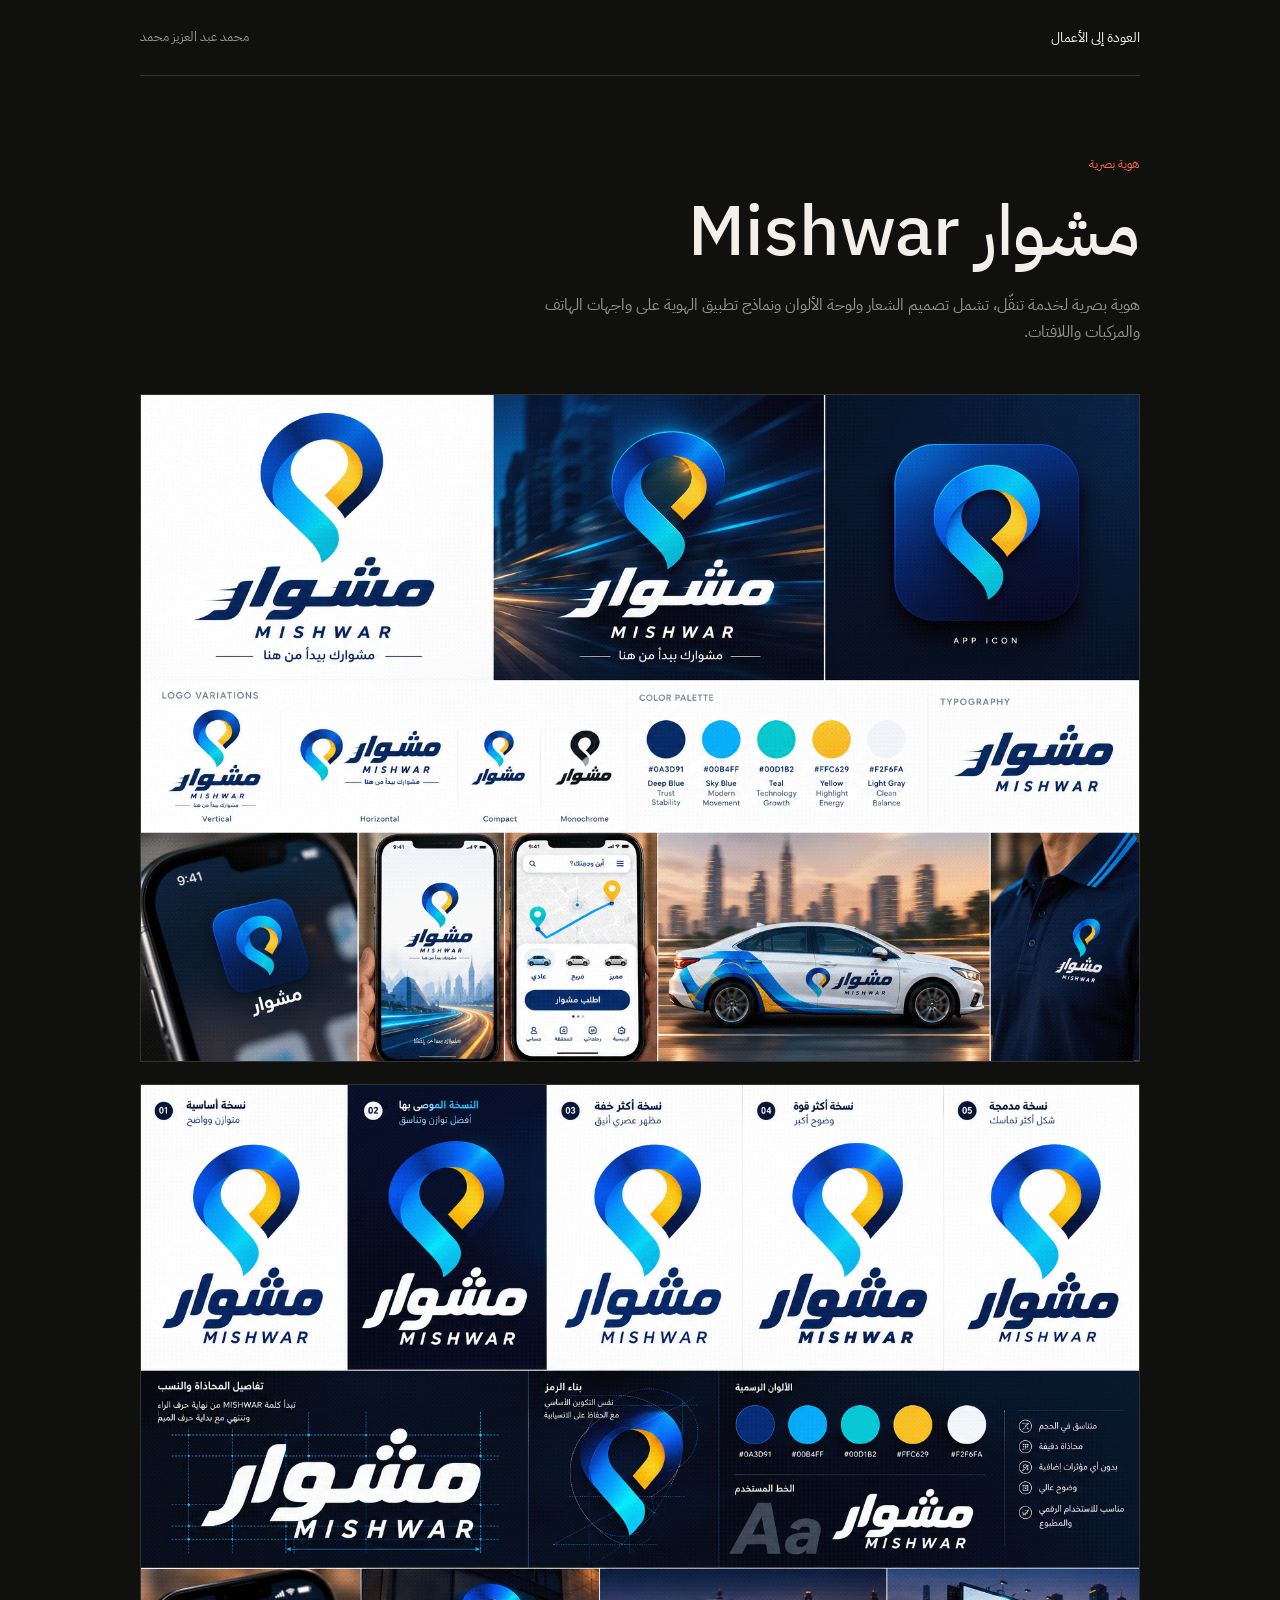
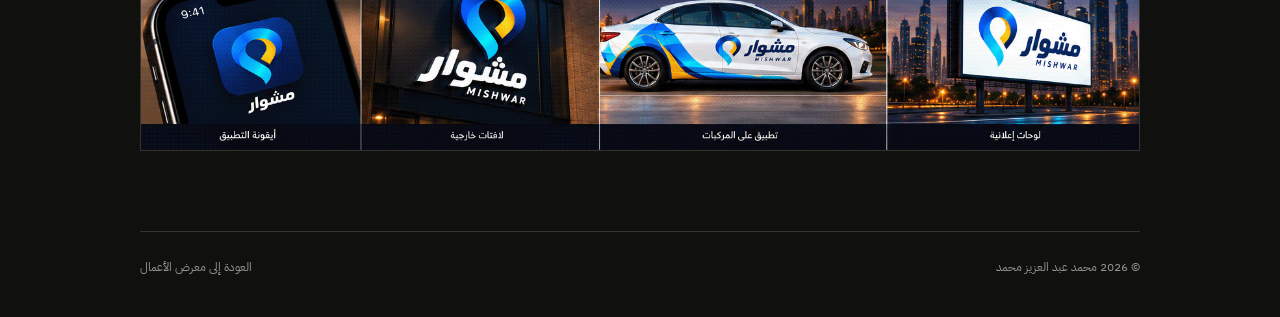
<file: mishwar.html>
<!doctype html>
<html lang="ar" dir="rtl">
<head>
  <meta charset="utf-8">
  <meta name="viewport" content="width=device-width, initial-scale=1">
  <meta name="theme-color" content="#10100f">
  <meta name="description" content="هوية بصرية لخدمة تنقّل، تشمل تصميم الشعار ولوحة الألوان ونماذج تطبيق الهوية على واجهات الهاتف والمركبات واللافتات.">
  <title>مشوار — محمد عبد العزيز محمد</title>
  <link rel="preconnect" href="https://fonts.googleapis.com">
  <link rel="preconnect" href="https://fonts.gstatic.com" crossorigin>
  <link href="https://fonts.googleapis.com/css2?family=DM+Sans:wght@400;500;600;700&family=IBM+Plex+Sans+Arabic:wght@400;500;600;700&display=swap" rel="stylesheet">
  <style>
    :root{color-scheme:dark;--bg:#10100f;--panel:#191917;--text:#f2f0e9;--muted:#96958c;--line:#34342f;--accent:#ff6848;--font:"IBM Plex Sans Arabic",sans-serif;--latin:"DM Sans",sans-serif}
    *{box-sizing:border-box}html{scroll-behavior:smooth}body{margin:0;background:var(--bg);color:var(--text);font-family:var(--font);line-height:1.7}.wrap{width:min(1000px,calc(100% - 40px));margin:auto}.topbar{height:76px;display:flex;align-items:center;justify-content:space-between;border-bottom:1px solid var(--line)}a{color:inherit}.back{color:var(--text);text-decoration:none;font-size:14px}.back span{color:var(--accent);margin-inline-start:8px}.brand{font-size:13px;color:var(--muted)}.intro{padding:78px 0 48px}.eyebrow{color:var(--accent);font-size:12px;margin:0 0 14px}.intro h1{font-size:clamp(38px,7vw,70px);line-height:1.25;font-weight:500;margin:0 0 16px}.intro p:last-child{color:var(--muted);max-width:640px;margin:0}.gallery{display:grid;gap:22px;padding-bottom:80px}.slide{margin:0;background:var(--panel);border:1px solid var(--line);overflow:hidden}.slide img{width:100%;height:auto;display:block}.slide figcaption{display:flex;gap:8px;align-items:center;justify-content:center;border-top:1px solid var(--line);padding:9px;color:var(--muted);font-size:12px}.slide figcaption b{font:12px var(--latin);color:var(--accent)}.footer{border-top:1px solid var(--line);padding:25px 0 40px;display:flex;justify-content:space-between;gap:20px;color:var(--muted);font-size:12px}.footer a{text-decoration:none}.footer a:hover{color:var(--accent)}@media(max-width:600px){.wrap{width:calc(100% - 28px)}.topbar{height:64px}.intro{padding:52px 0 30px}.gallery{gap:14px}.footer{flex-direction:column}}
  </style>
</head>
<body>
  <header class="topbar wrap"><a class="back" href="index.html#work">العودة إلى الأعمال</a><span class="brand">محمد عبد العزيز محمد</span></header>
  <main class="wrap">
    <section class="intro"><p class="eyebrow">هوية بصرية</p><h1>مشوار <bdi lang="en">Mishwar</bdi></h1><p>هوية بصرية لخدمة تنقّل، تشمل تصميم الشعار ولوحة الألوان ونماذج تطبيق الهوية على واجهات الهاتف والمركبات واللافتات.</p></section>
    <section class="gallery" aria-label="لوحتا هوية مشوار">
      <figure class="slide"><img src="mishwar-cover.png" alt="لوحة هوية مشوار تعرض الشعار والألوان ونماذج تطبيقه على الهاتف والمركبة" width="1536" height="1024"></figure>
      <figure class="slide"><img src="mishwar-details.png" alt="بدائل شعار مشوار وبناء الرمز وتطبيقات الهوية على اللافتات والمركبات" width="1536" height="1024" loading="lazy"></figure>
    </section>
  </main>
  <footer class="footer wrap"><span>© 2026 محمد عبد العزيز محمد</span><a href="index.html#work">العودة إلى معرض الأعمال</a></footer>
</body>
</html>
</file>
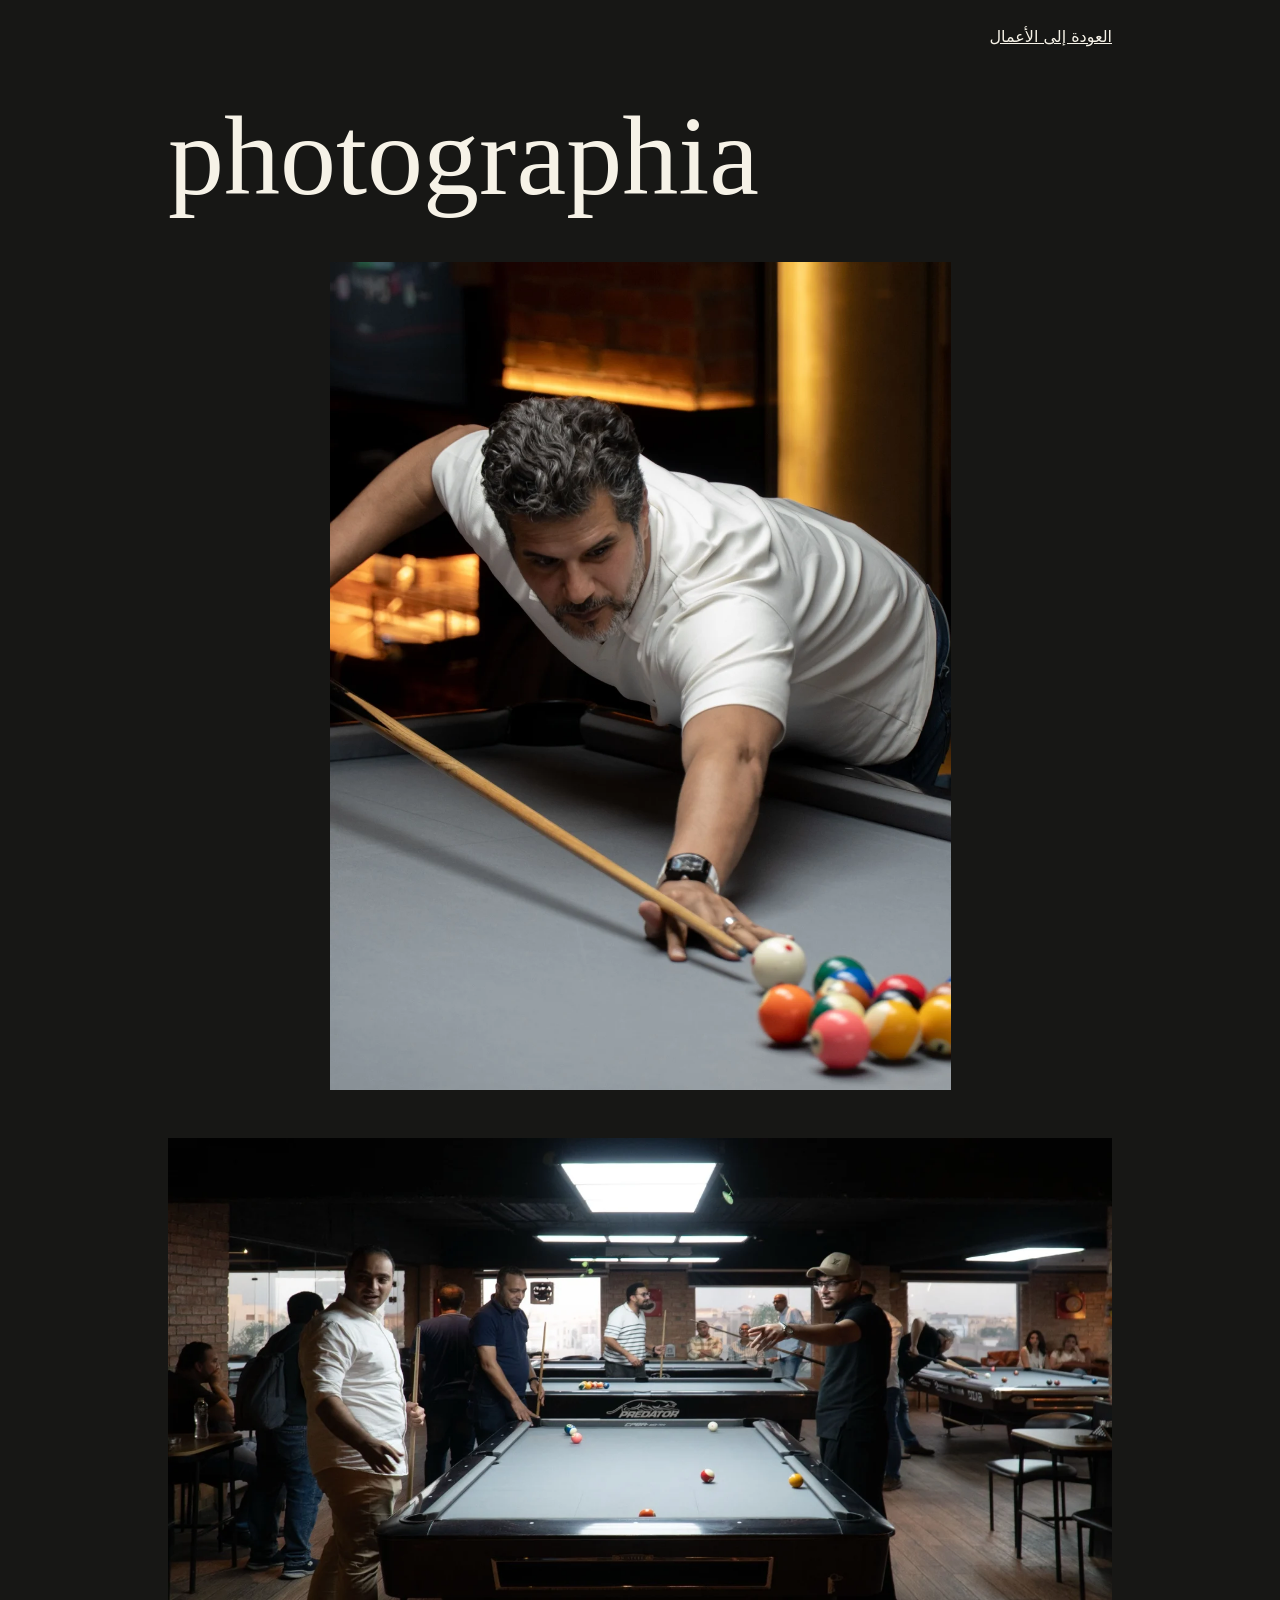
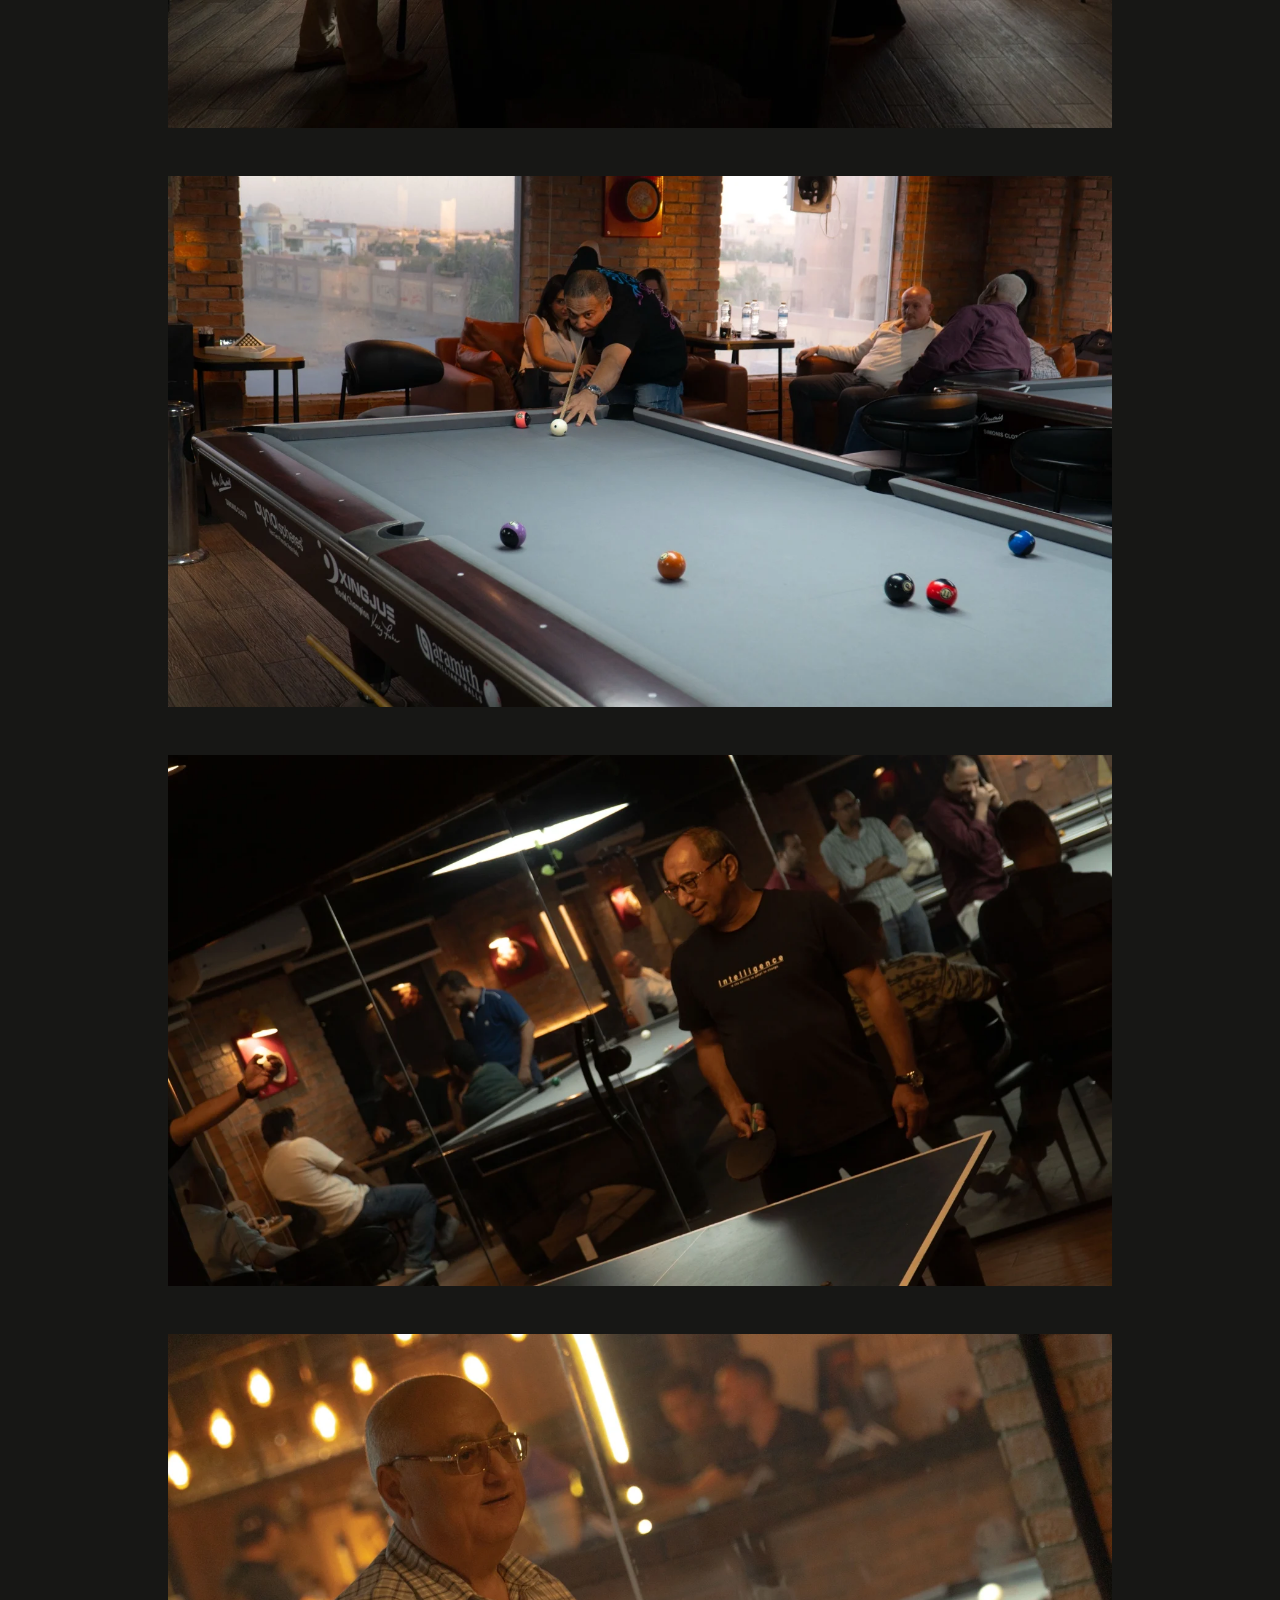
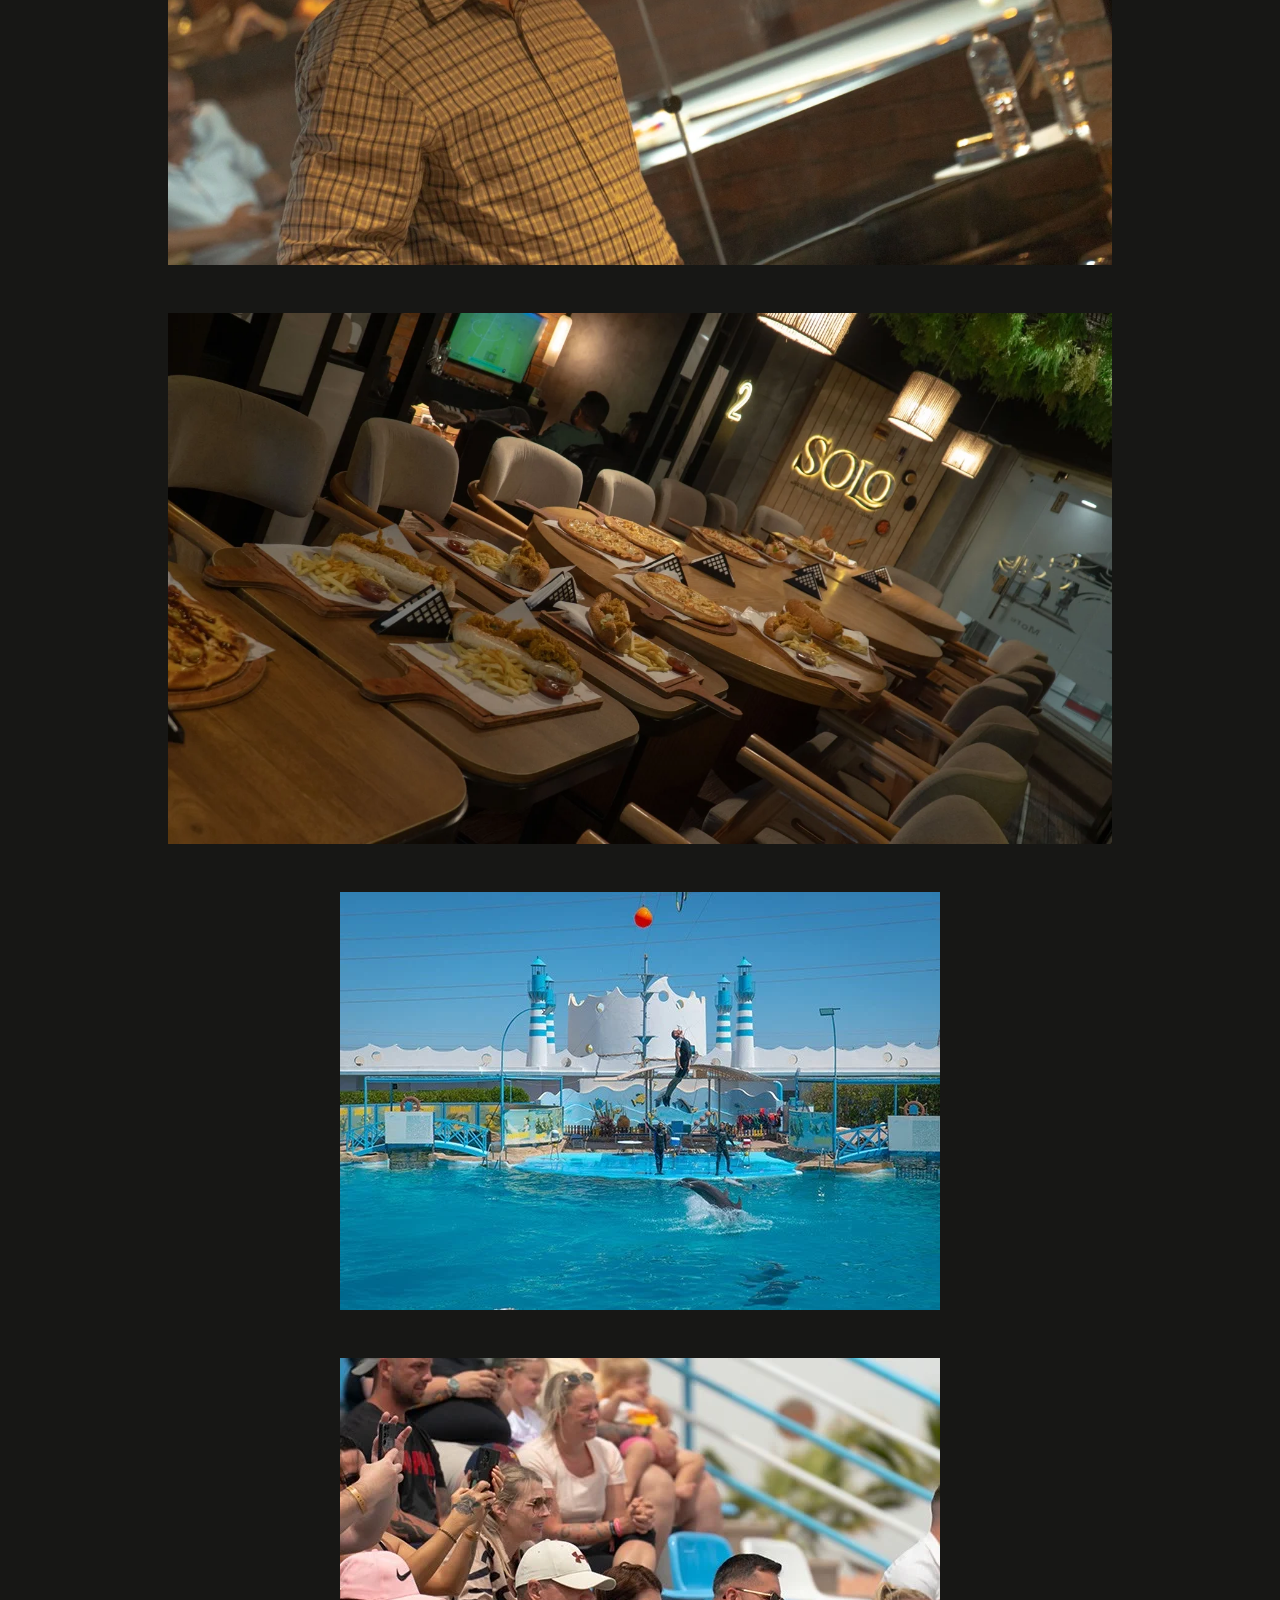
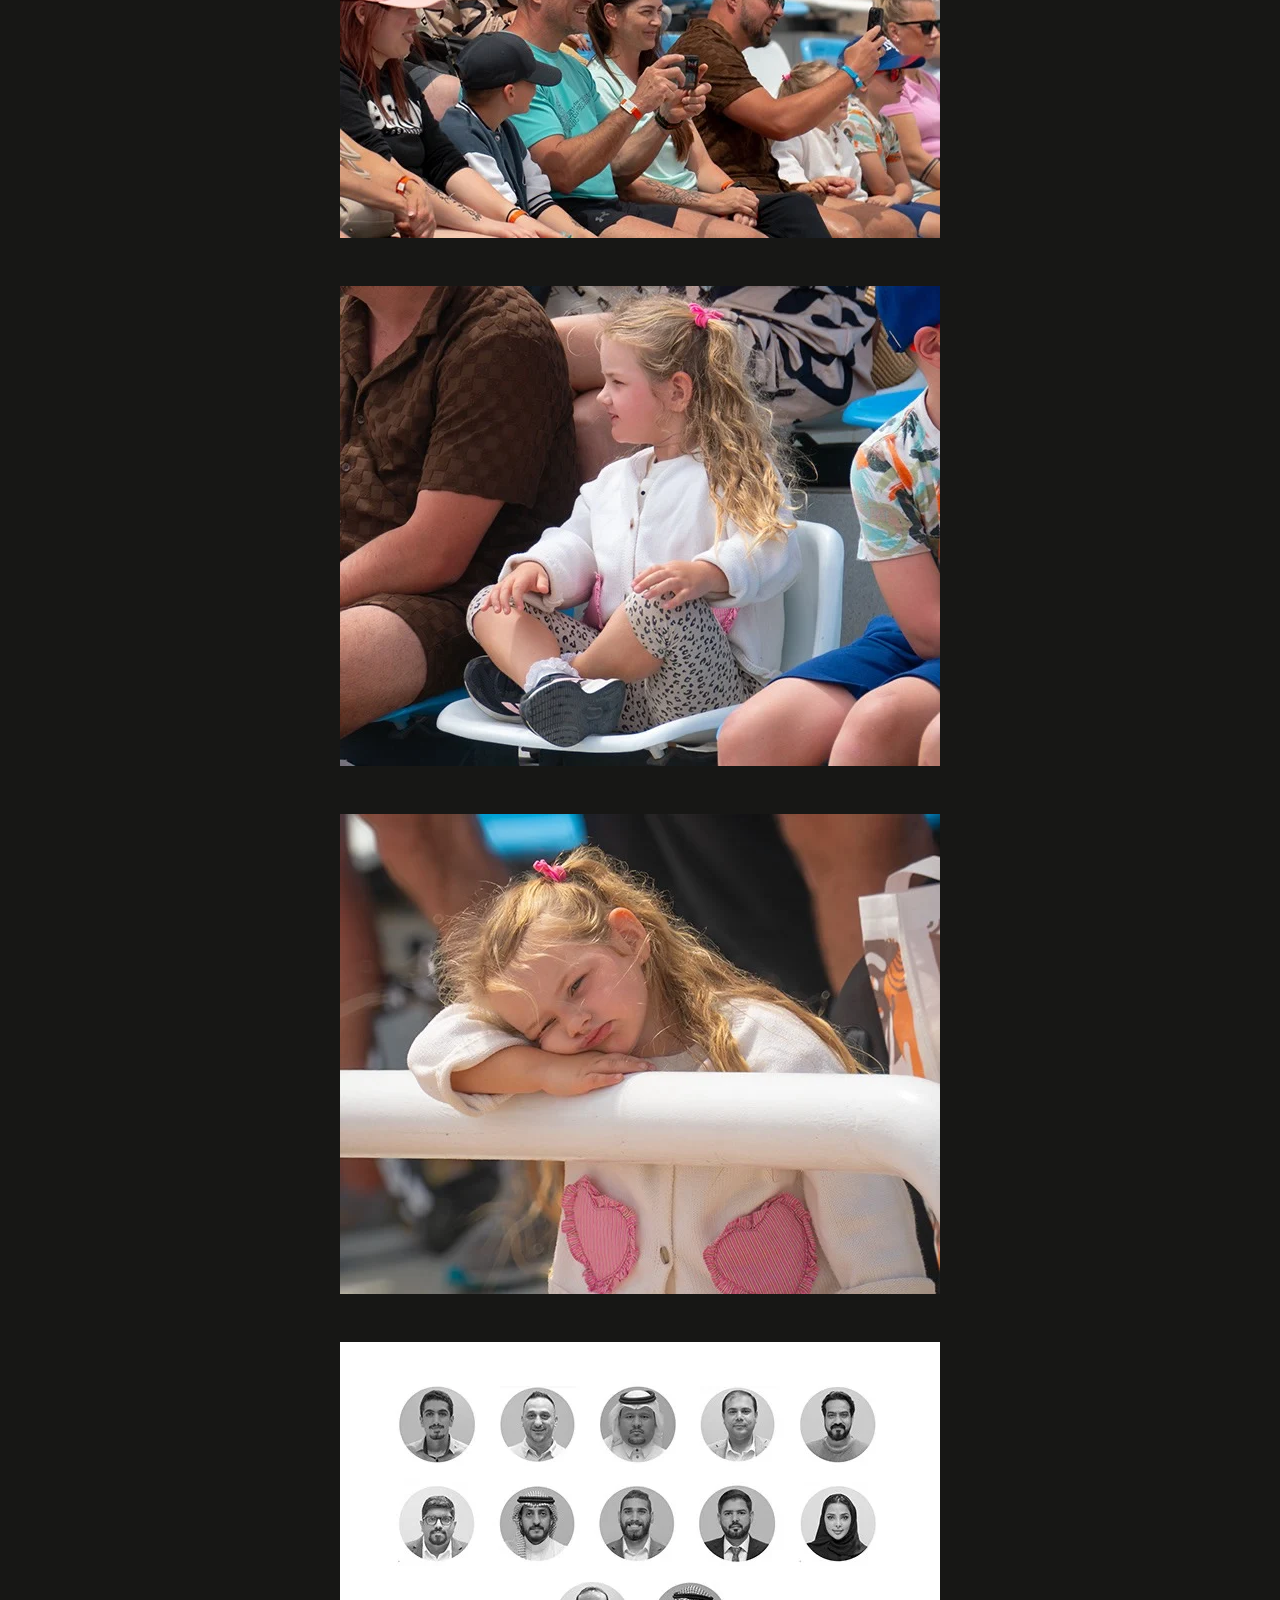
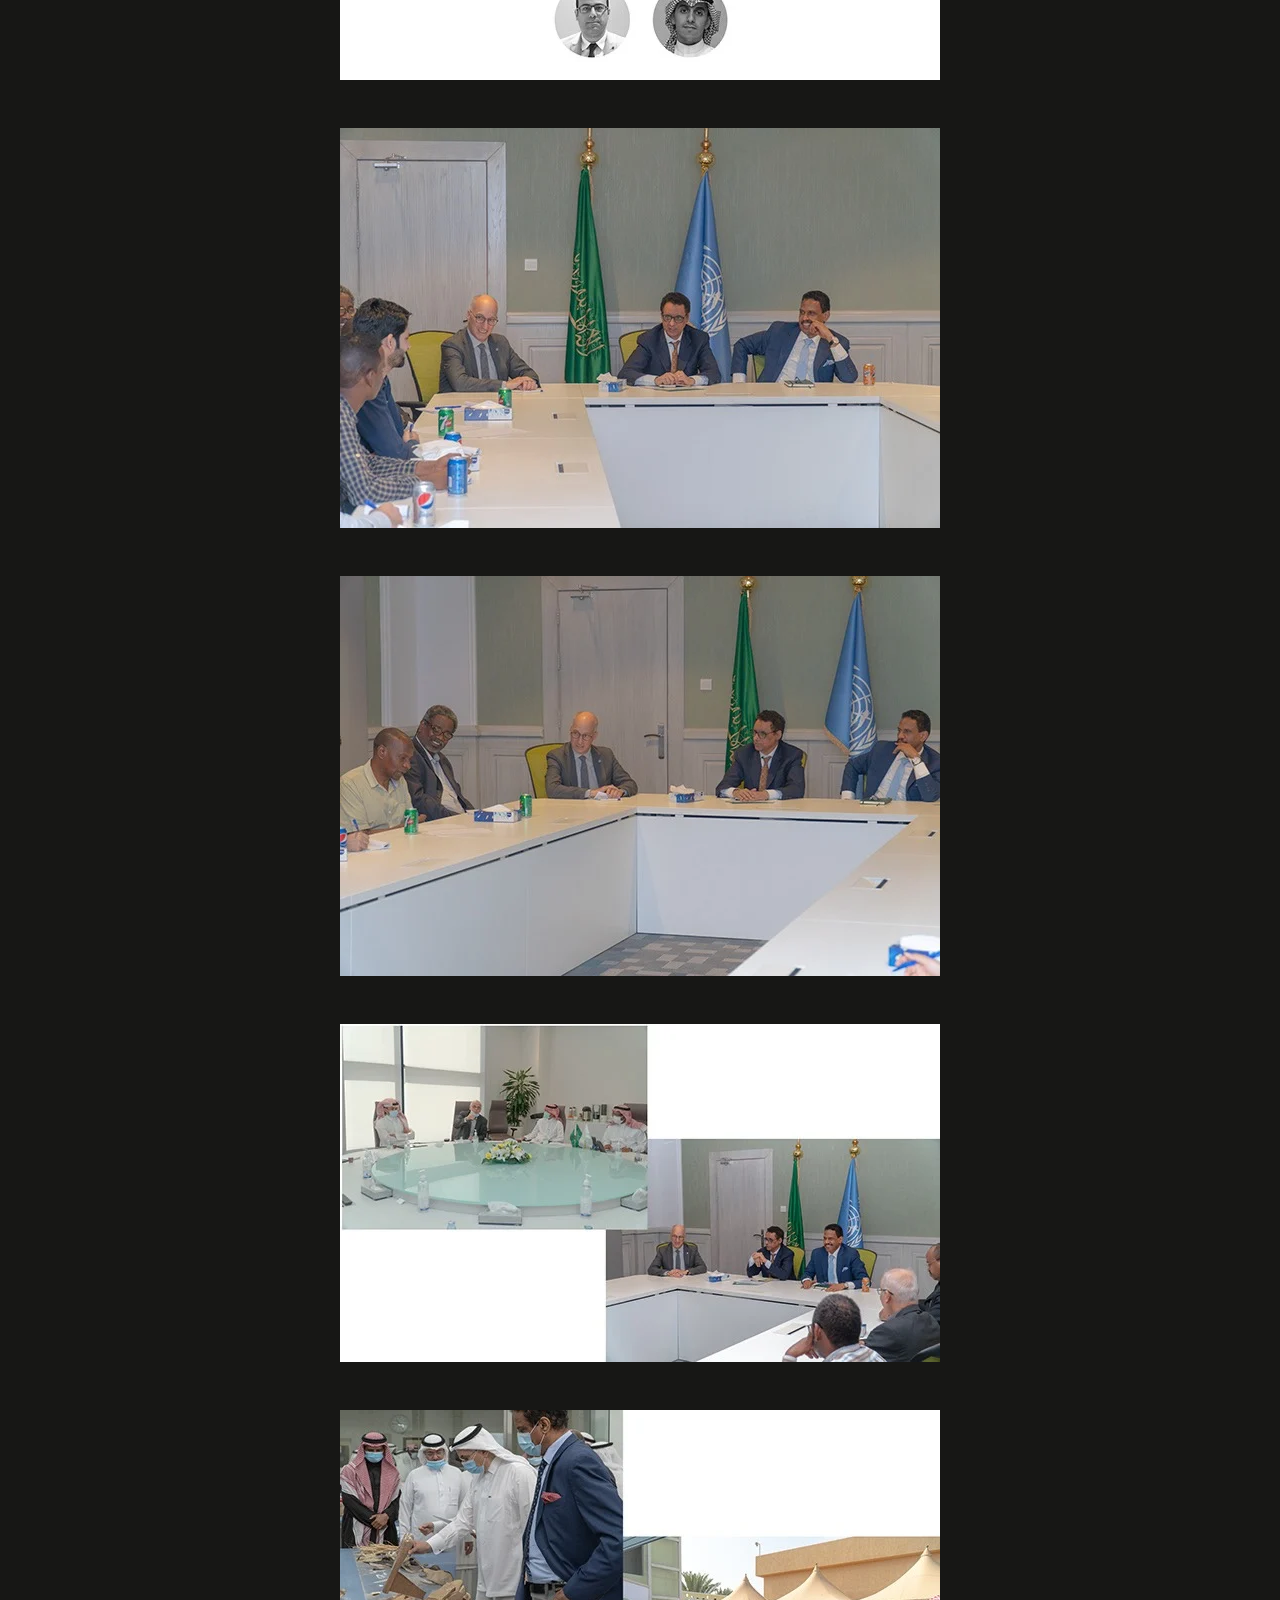
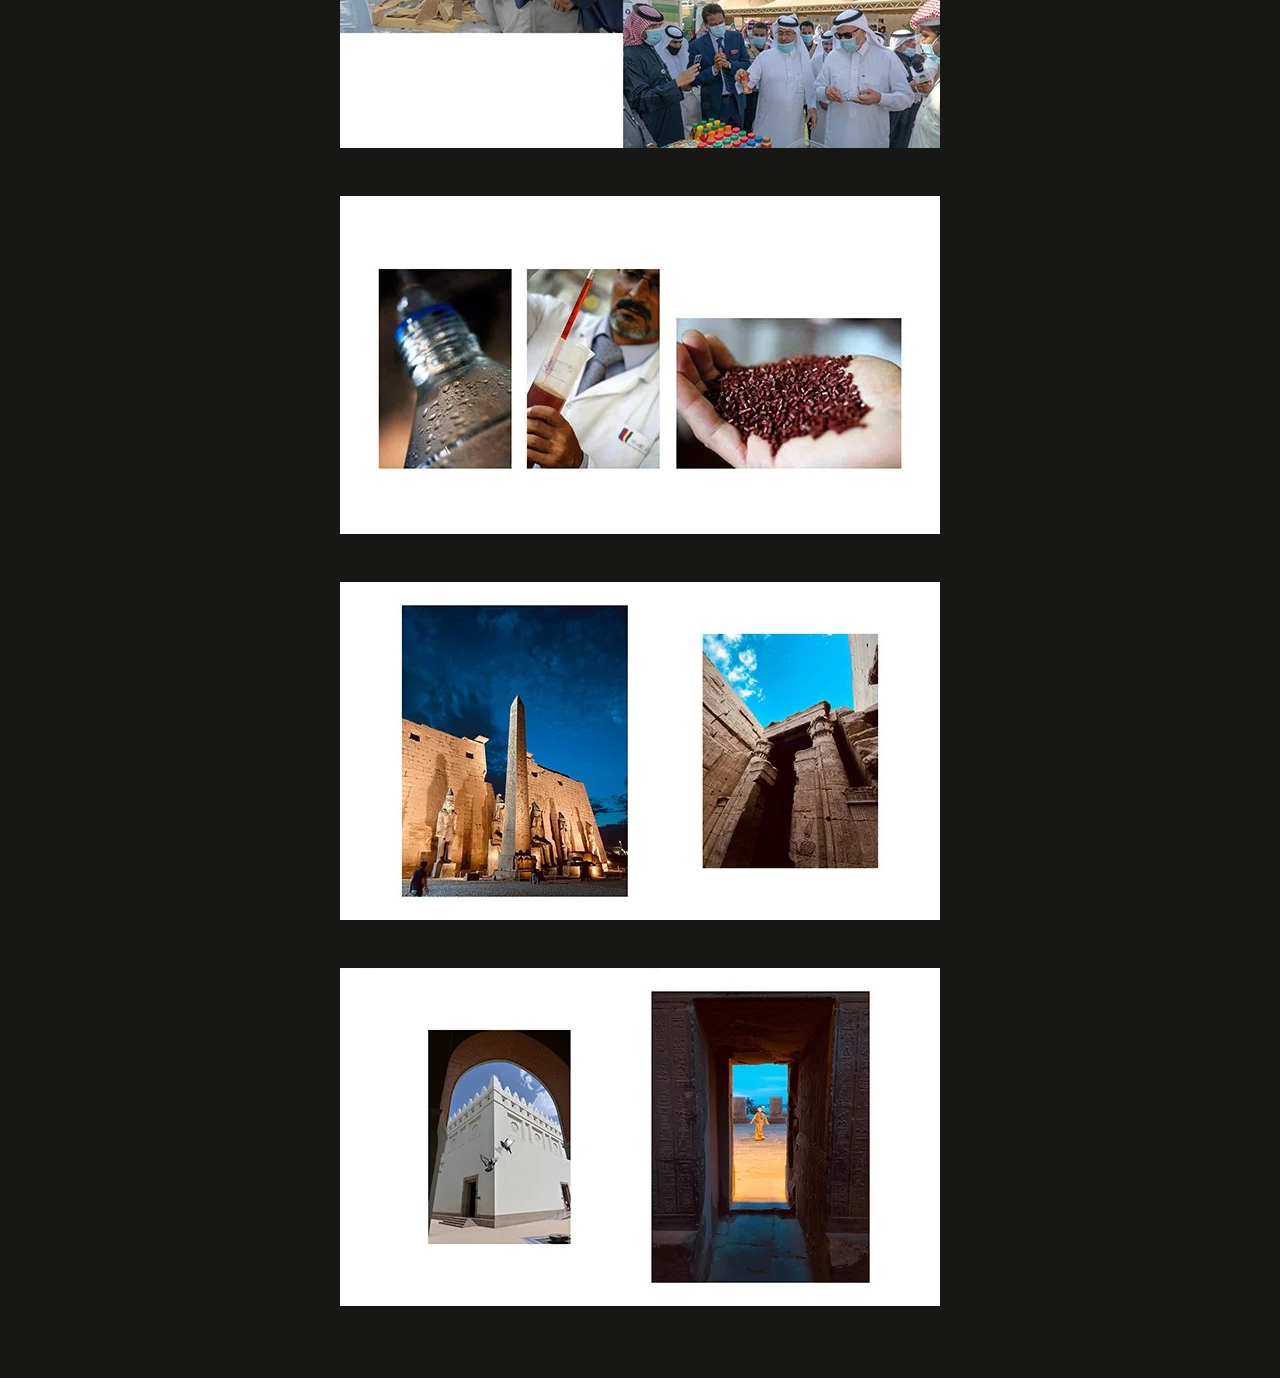
<file: photographia.html>
<!doctype html><html lang="ar" dir="rtl"><meta charset="utf-8"><meta name="viewport" content="width=device-width,initial-scale=1"><title>photographia | محمد عبد العزيز محمد</title><style>*{box-sizing:border-box}body{margin:0;background:#171715;color:#f6f2e7;font:1rem/1.6 system-ui,sans-serif}main{max-width:1040px;margin:auto;padding:24px clamp(16px,4vw,48px)}a{color:inherit}h1{font:normal clamp(3rem,9vw,7rem)/1 Georgia,serif;margin:.45em 0}img{display:block;max-width:100%;height:auto;max-height:92svh;margin:0 auto clamp(18px,4vw,48px)}</style><main><a href="index.html#photographia">العودة إلى الأعمال</a><h1 lang="en" dir="ltr">photographia</h1><img src="photographia/frame-1.webp" alt="لاعب بلياردو يستعد للتسديد" loading="eager">
<img src="photographia/frame-2.webp" alt="لقطة واسعة لصالة البلياردو" loading="lazy">
<img src="photographia/frame-3.webp" alt="التصويب عبر الطاولة" loading="lazy">
<img src="photographia/frame-4.webp" alt="لاعب تنس طاولة" loading="lazy">
<img src="photographia/frame-5.webp" alt="بورتريه في ضوء الصالة" loading="lazy">
<img src="photographia/frame-6.webp" alt="مائدة الضيافة" loading="lazy">
<img src="photographia/frame-7.webp" alt="عرض الدلافين" loading="lazy">
<img src="photographia/frame-8.webp" alt="الجمهور في المدرجات" loading="lazy">
<img src="photographia/frame-9.webp" alt="طفلة تتابع العرض" loading="lazy">
<img src="photographia/frame-10.webp" alt="طفلة تستند إلى الحاجز" loading="lazy">
<img src="photographia/frame-11.webp" alt="بورتريهات الفريق بالأبيض والأسود" loading="lazy">
<img src="photographia/frame-12.webp" alt="جلسة اجتماع" loading="lazy">
<img src="photographia/frame-13.webp" alt="زاوية واسعة لطاولة الاجتماع" loading="lazy">
<img src="photographia/frame-14.webp" alt="لقطتان من لقاءات العمل" loading="lazy">
<img src="photographia/frame-15.webp" alt="زيارة ميدانية" loading="lazy">
<img src="photographia/frame-16.webp" alt="تفاصيل من العمل المخبري" loading="lazy">
<img src="photographia/frame-17.webp" alt="المعبد والمسلة والأعمدة" loading="lazy">
<img src="photographia/frame-18.webp" alt="أقواس ومداخل معمارية" loading="lazy"></main></html>
</file>
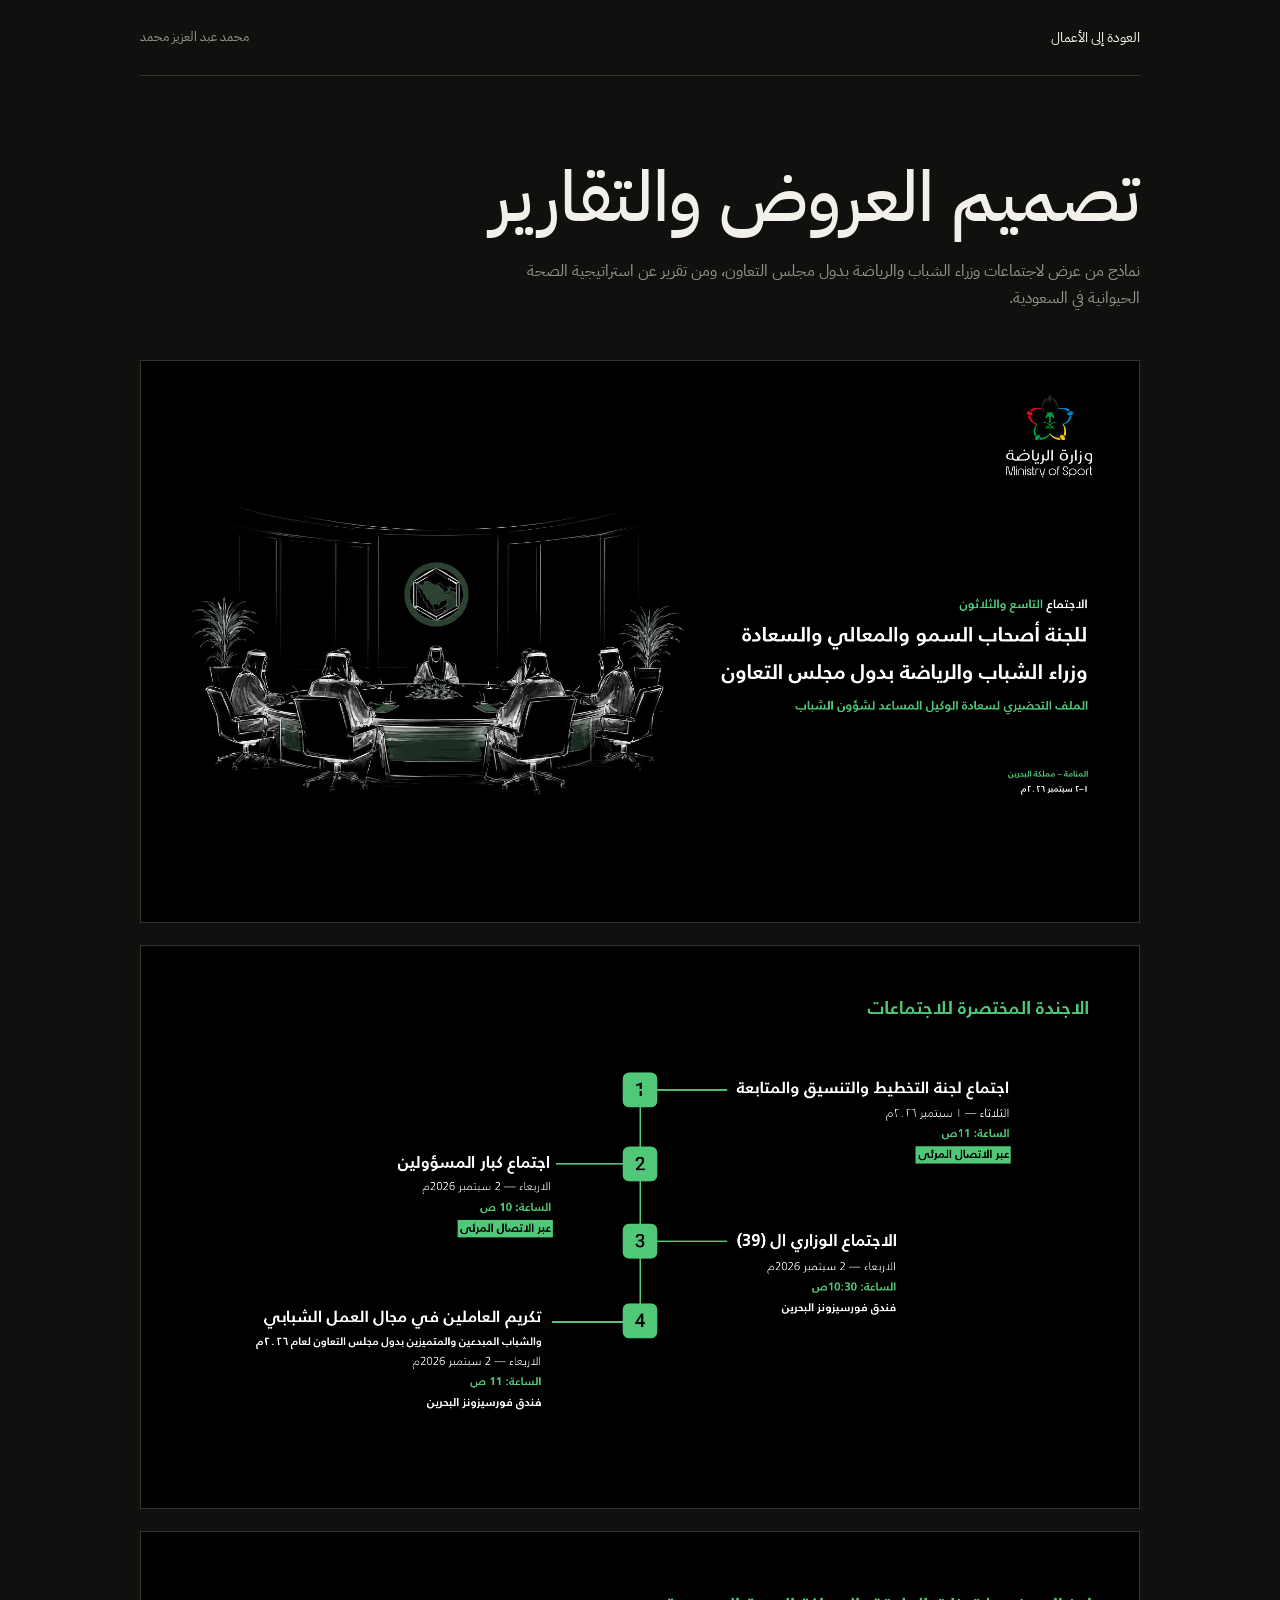
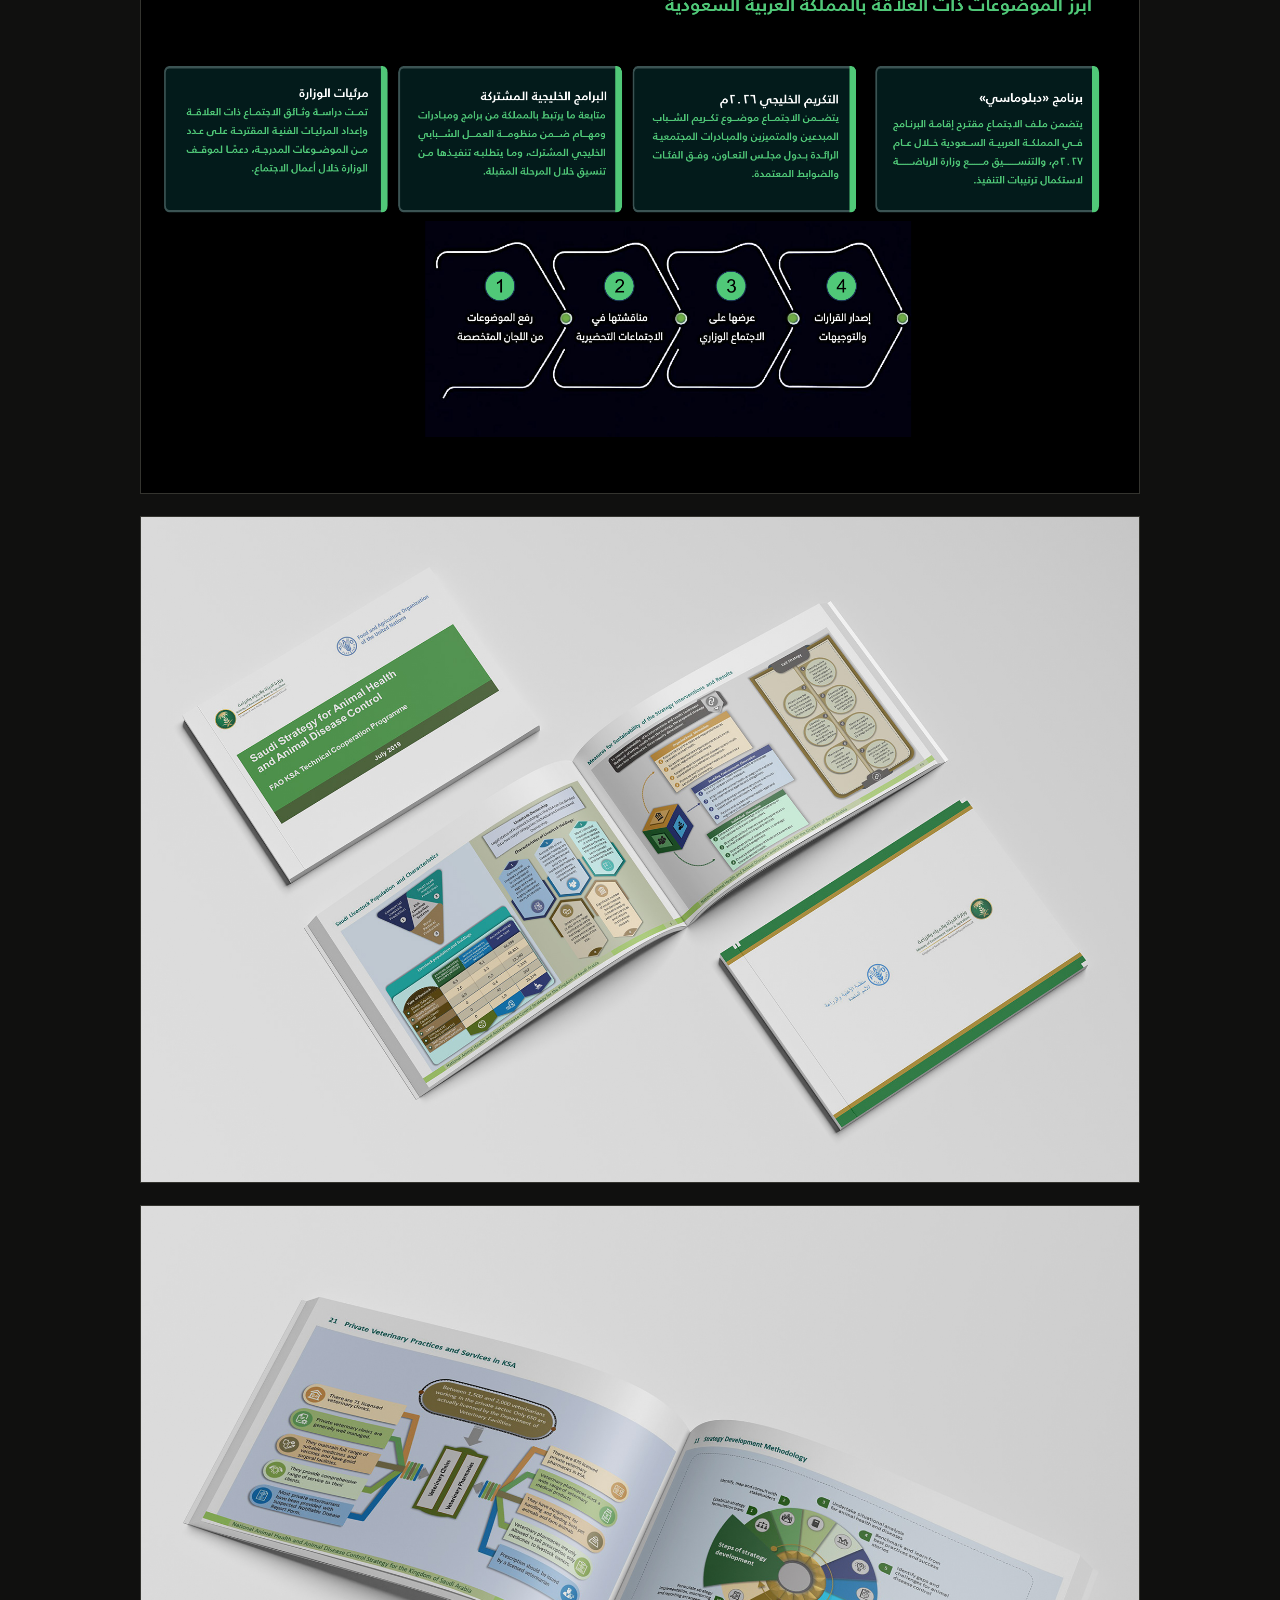
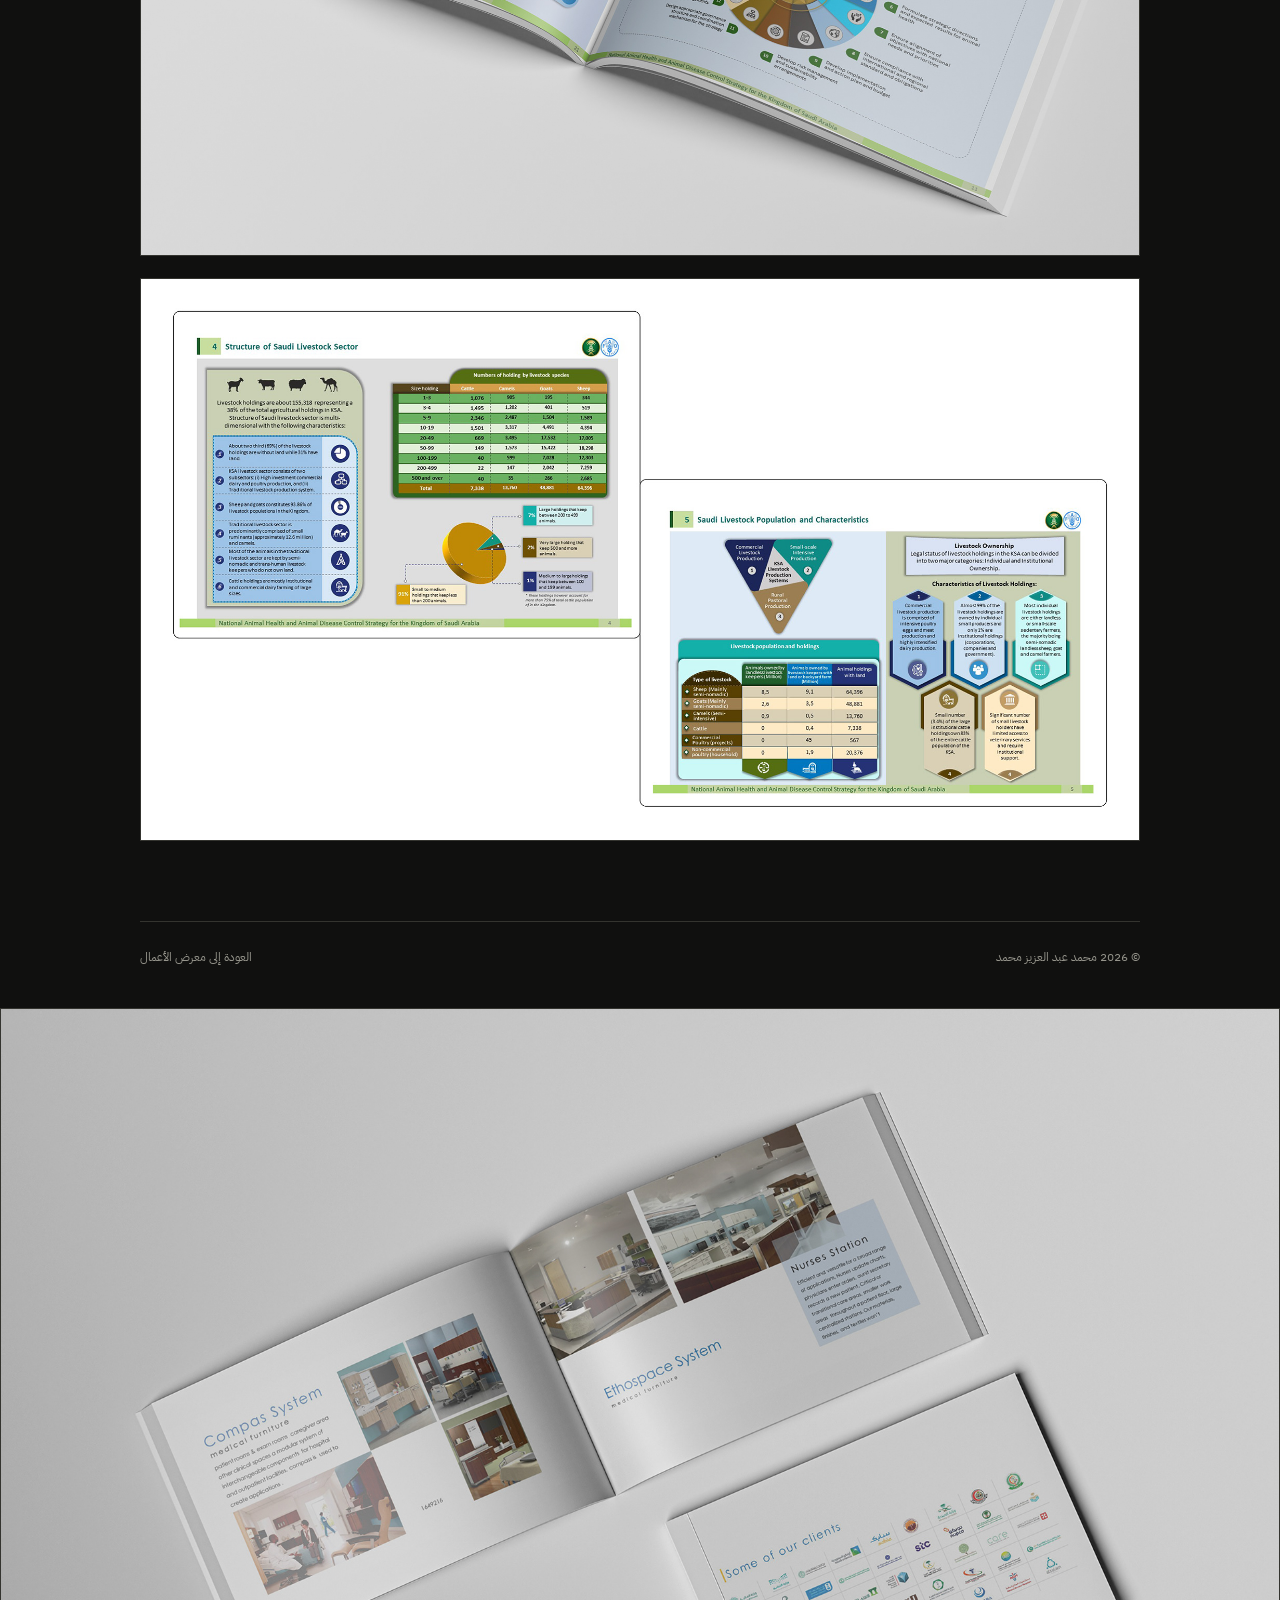
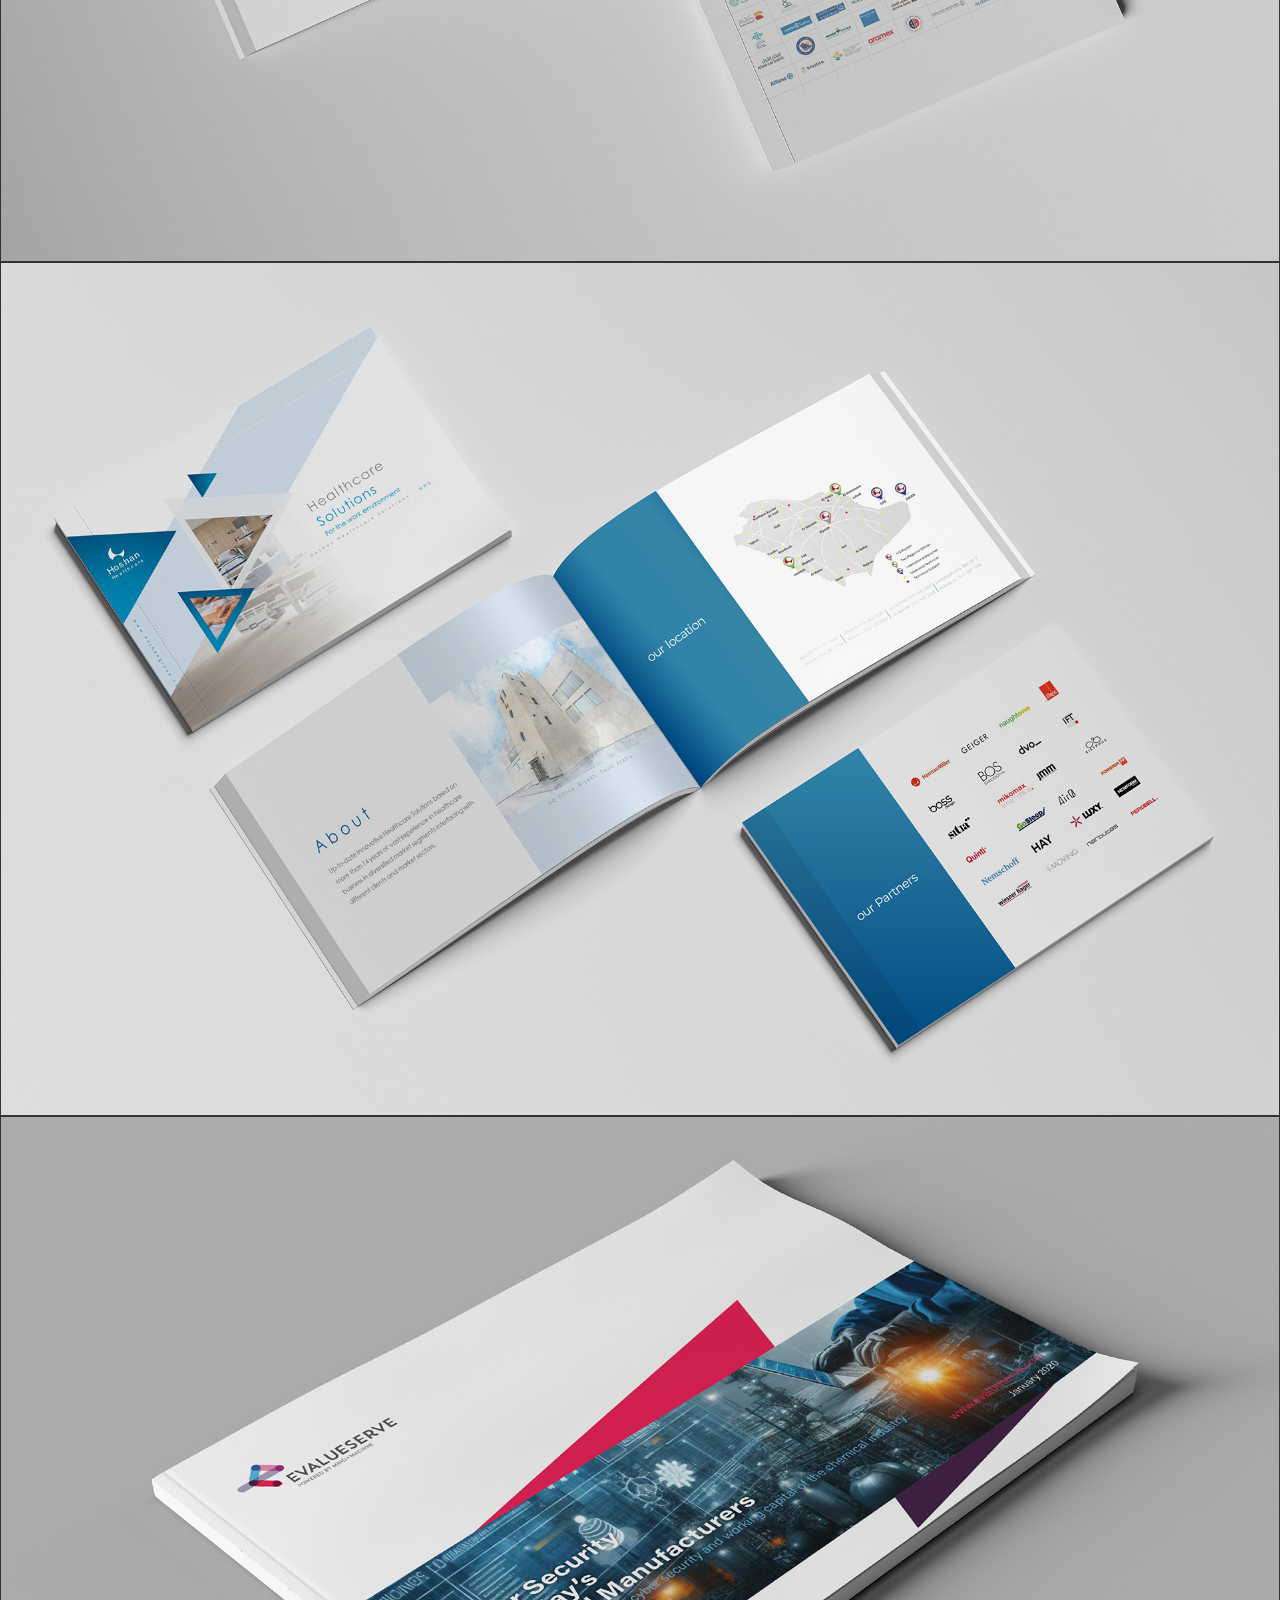
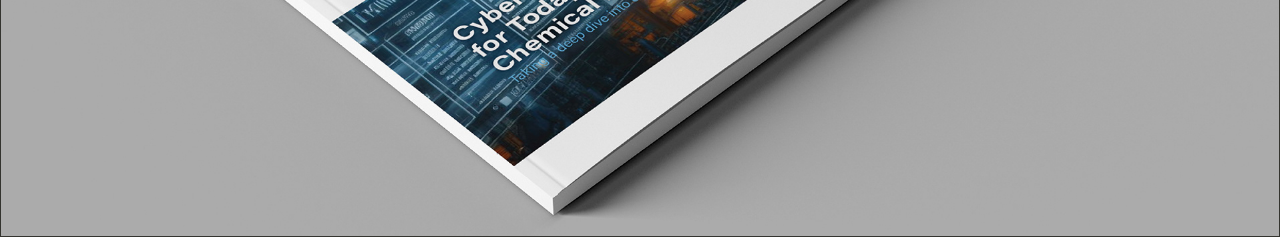
<file: presentations.html>
<!doctype html>

<html lang="ar" dir="rtl">

<head>

  <meta charset="utf-8">

  <meta name="viewport" content="width=device-width, initial-scale=1">

  <meta name="theme-color" content="#10100f">

  <meta name="description" content="نماذج من عرض لاجتماعات وزراء الشباب والرياضة بدول مجلس التعاون، ومن تقرير عن استراتيجية الصحة الحيوانية في السعودية.">

  <title>تصميم العروض والتقارير — محمد عبد العزيز محمد</title>

  <link rel="preconnect" href="https://fonts.googleapis.com">

  <link rel="preconnect" href="https://fonts.gstatic.com" crossorigin>

  <link href="https://fonts.googleapis.com/css2?family=DM+Sans:wght@400;500;600;700&family=IBM+Plex+Sans+Arabic:wght@400;500;600;700&display=swap" rel="stylesheet">

  <style>

    :root{color-scheme:dark;--bg:#10100f;--panel:#191917;--text:#f2f0e9;--muted:#96958c;--line:#34342f;--accent:#ff6848;--font:"IBM Plex Sans Arabic",sans-serif;--latin:"DM Sans",sans-serif}

    *{box-sizing:border-box}html{scroll-behavior:smooth}body{margin:0;background:var(--bg);color:var(--text);font-family:var(--font);line-height:1.7}.wrap{width:min(1000px,calc(100% - 40px));margin:auto}.topbar{height:76px;display:flex;align-items:center;justify-content:space-between;border-bottom:1px solid var(--line)}a{color:inherit}.back{color:var(--text);text-decoration:none;font-size:14px}.back span{color:var(--accent);margin-inline-start:8px}.brand{font-size:13px;color:var(--muted)}.intro{padding:78px 0 48px}.eyebrow{color:var(--accent);font-size:12px;margin:0 0 14px}.intro h1{font-size:clamp(38px,7vw,70px);line-height:1.25;font-weight:500;margin:0 0 16px}.intro p:last-child{color:var(--muted);max-width:640px;margin:0}.gallery{display:grid;gap:22px;padding-bottom:80px}.slide{margin:0;background:var(--panel);border:1px solid var(--line);overflow:hidden}.slide img{width:100%;height:auto;display:block}.slide figcaption{display:flex;gap:8px;align-items:center;justify-content:center;border-top:1px solid var(--line);padding:9px;color:var(--muted);font-size:12px}.slide figcaption b{font:12px var(--latin);color:var(--accent)}.footer{border-top:1px solid var(--line);padding:25px 0 40px;display:flex;justify-content:space-between;gap:20px;color:var(--muted);font-size:12px}.footer a{text-decoration:none}.footer a:hover{color:var(--accent)}@media(max-width:600px){.wrap{width:calc(100% - 28px)}.topbar{height:64px}.intro{padding:52px 0 30px}.gallery{gap:14px}.footer{flex-direction:column}}

  </style>

</head>

<body>

  <header class="topbar wrap"><a class="back" href="index.html#work">العودة إلى الأعمال</a><span class="brand">محمد عبد العزيز محمد</span></header>

  <main class="wrap">

    <section class="intro"><h1>تصميم العروض والتقارير</h1><p>نماذج من عرض لاجتماعات وزراء الشباب والرياضة بدول مجلس التعاون، ومن تقرير عن استراتيجية الصحة الحيوانية في السعودية.</p></section>
    <section class="gallery" aria-label="نماذج العروض والتقارير">
      <figure class="slide"><img src="pr-01-sports-cover.png" alt="غلاف عرض وزارة الرياضة" loading="lazy"></figure>
      <figure class="slide"><img src="pr-02-sports-agenda.png" alt="أجندة الاجتماعات في مخطط زمني" loading="lazy"></figure>
      <figure class="slide"><img src="pr-03-sports-priorities.png" alt="أبرز الموضوعات في بطاقات ومخطط" loading="lazy"></figure>
      <figure class="slide"><img src="pr-04-report-overview.jpg" alt="غلاف تقرير استراتيجية الصحة الحيوانية وصفحاته" loading="lazy"></figure>
      <figure class="slide"><img src="pr-05-report-spread.jpg" alt="صفحتان من التقرير تعرضان مخططات توضيحية" loading="lazy"></figure>
      <figure class="slide"><img src="pr-06-report-infographics.jpg" alt="جداول ورسوم توضيحية عن قطاع الثروة الحيوانية" loading="lazy"></figure>
    </section>

  </main>

  <footer class="footer wrap"><span>© 2026 محمد عبد العزيز محمد</span><a href="index.html#work">العودة إلى معرض الأعمال</a></footer>

</body>

</html>
      <figure class="slide"><img src="4f44d7247696995.69e0b68868749.jpg" alt="كتيب حلول الرعاية الصحية وعرض العملاء" loading="lazy"></figure>
      <figure class="slide"><img src="bc7b2d247696995.69e0b68867a0b.jpg" alt="ملف تعريفي لحلول Hoshan Healthcare" loading="lazy"></figure>
      <figure class="slide"><img src="f092dd247696995.69e0b688620aa.jpg" alt="غلاف تقرير الأمن السيبراني للصناعة الكيميائية" loading="lazy"></figure>
</file>
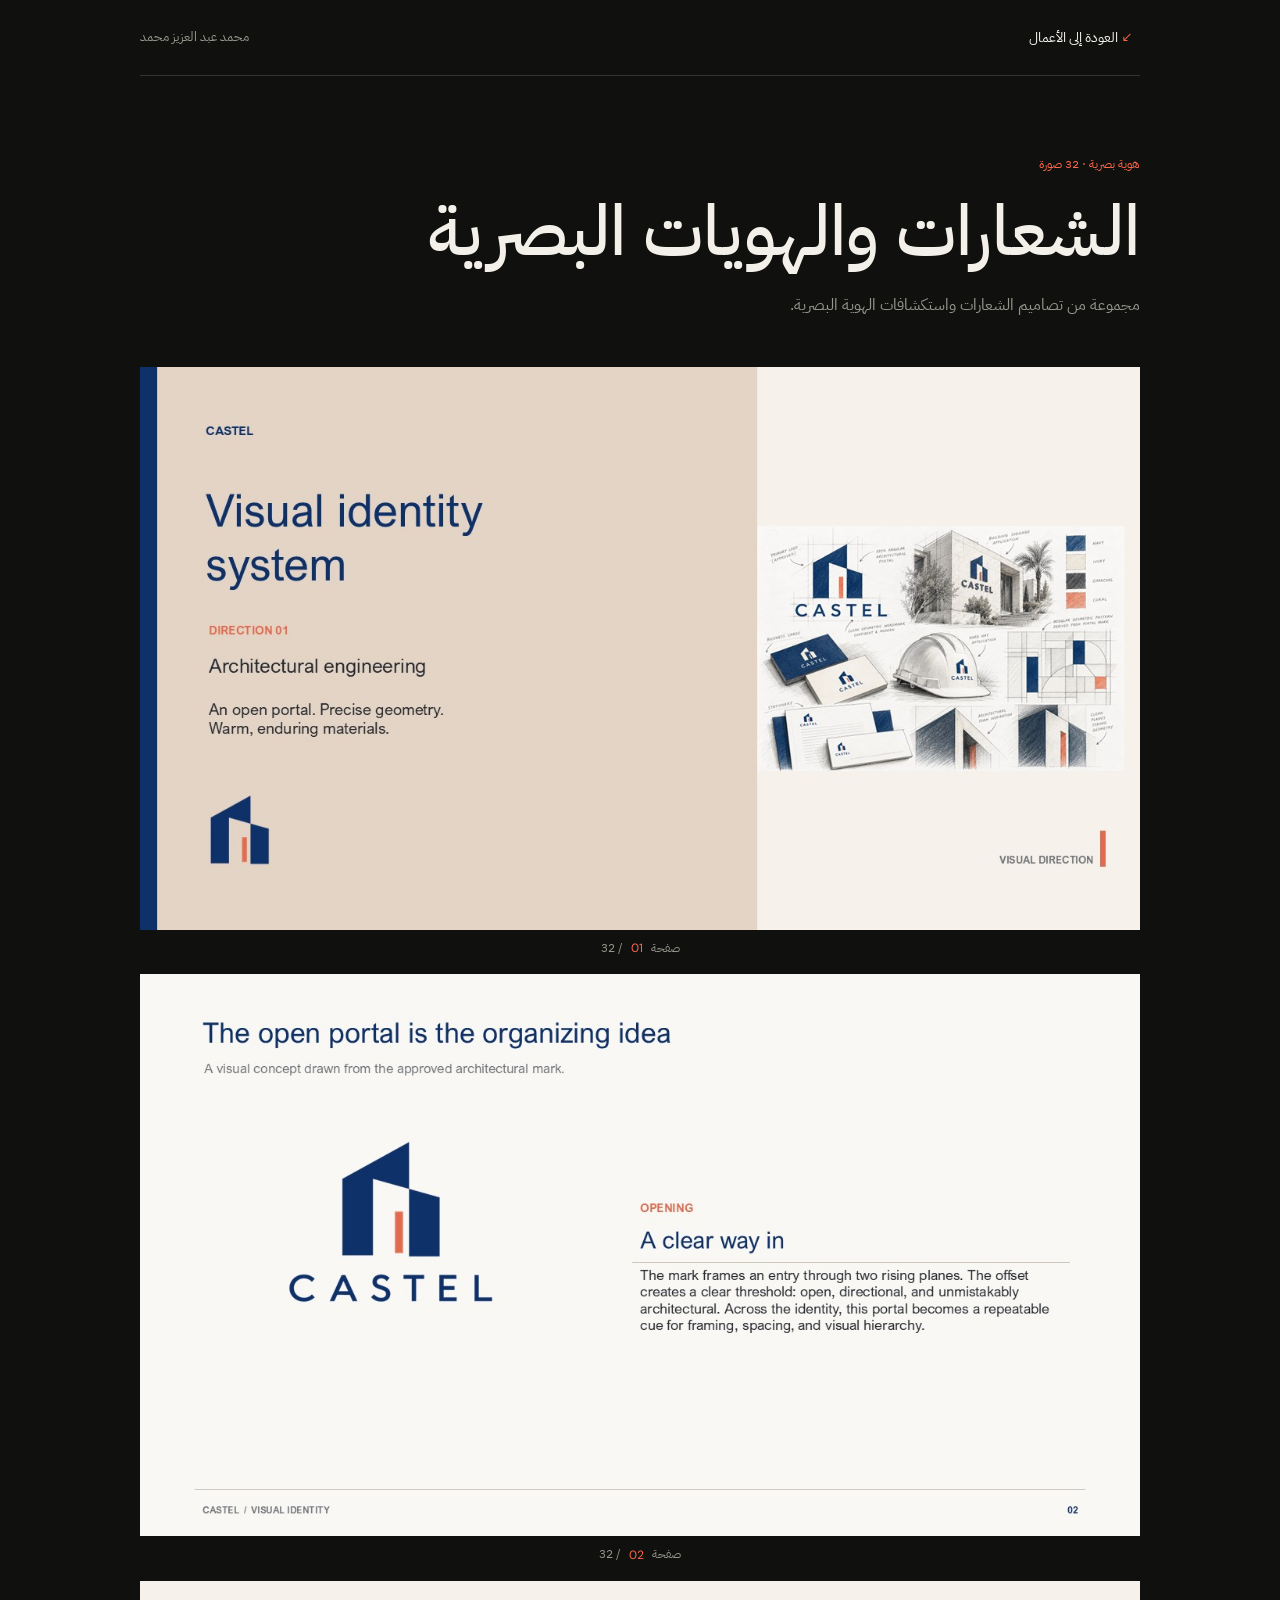
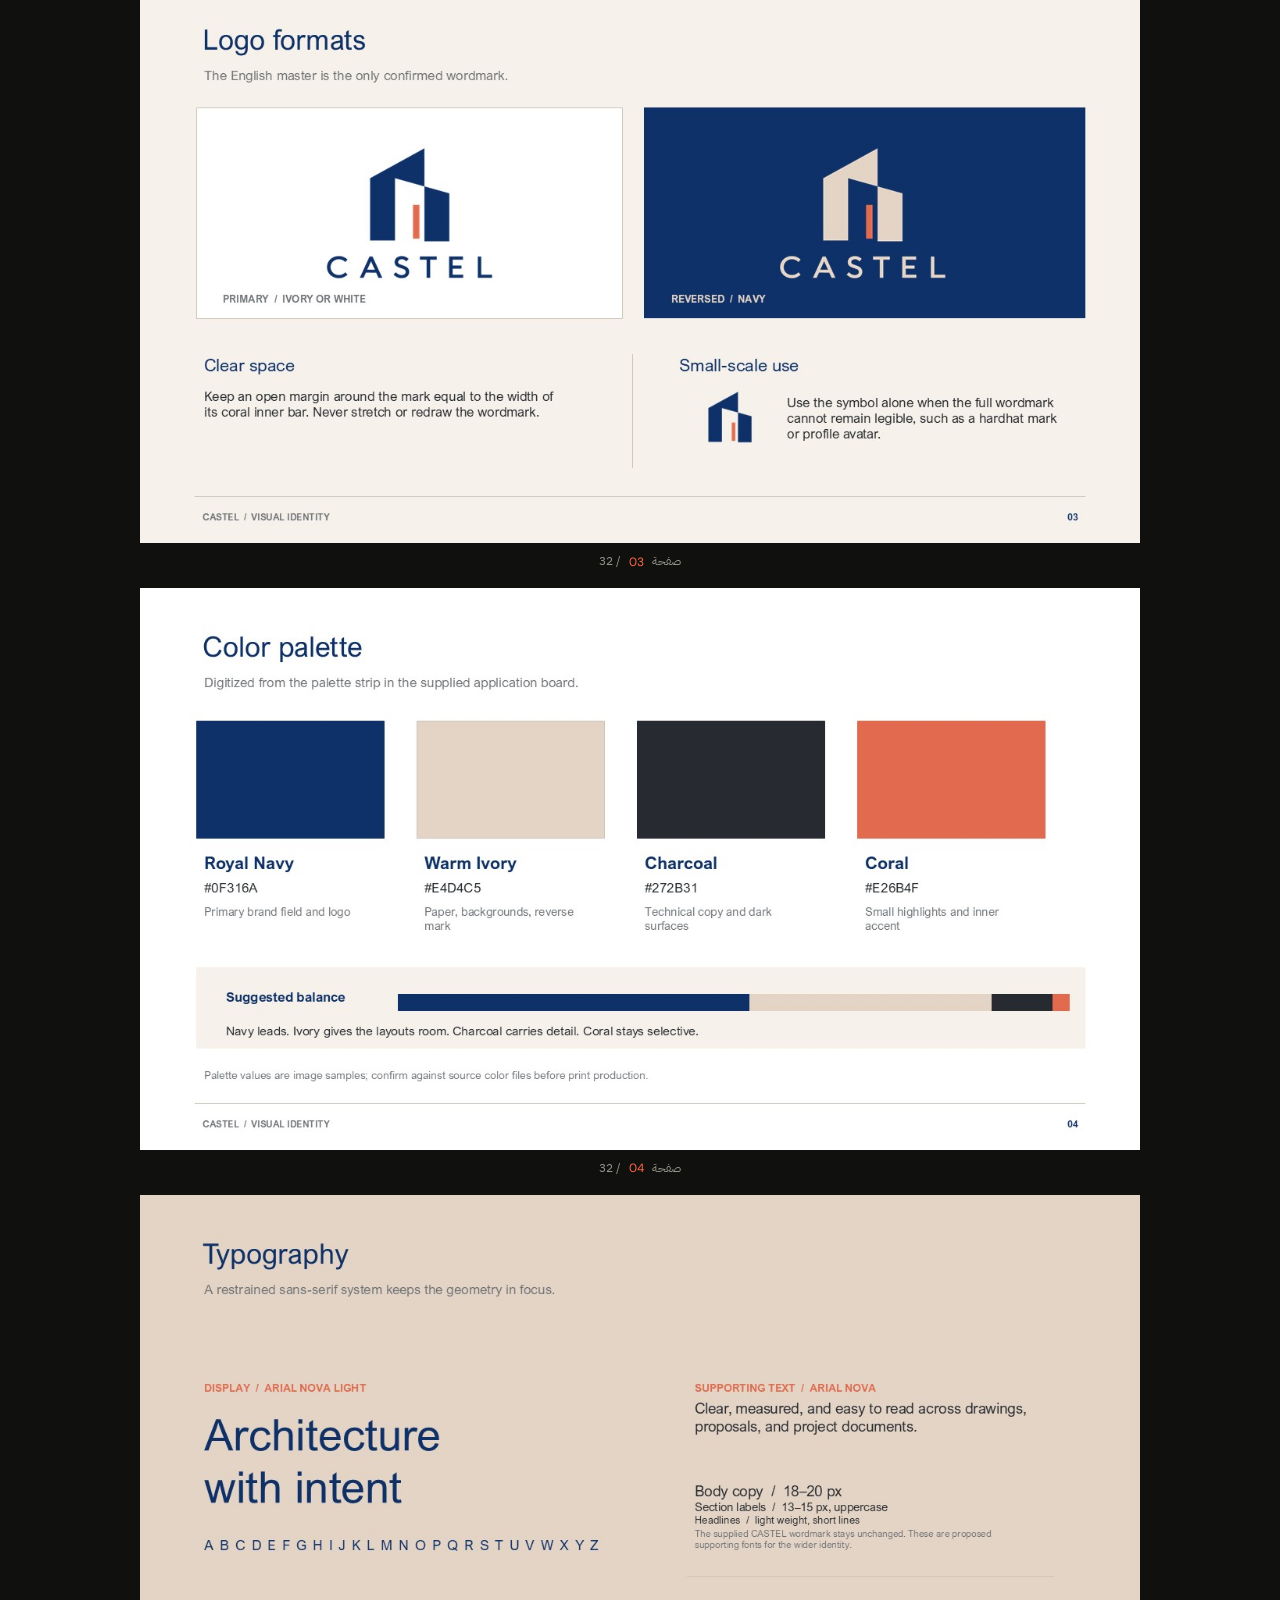
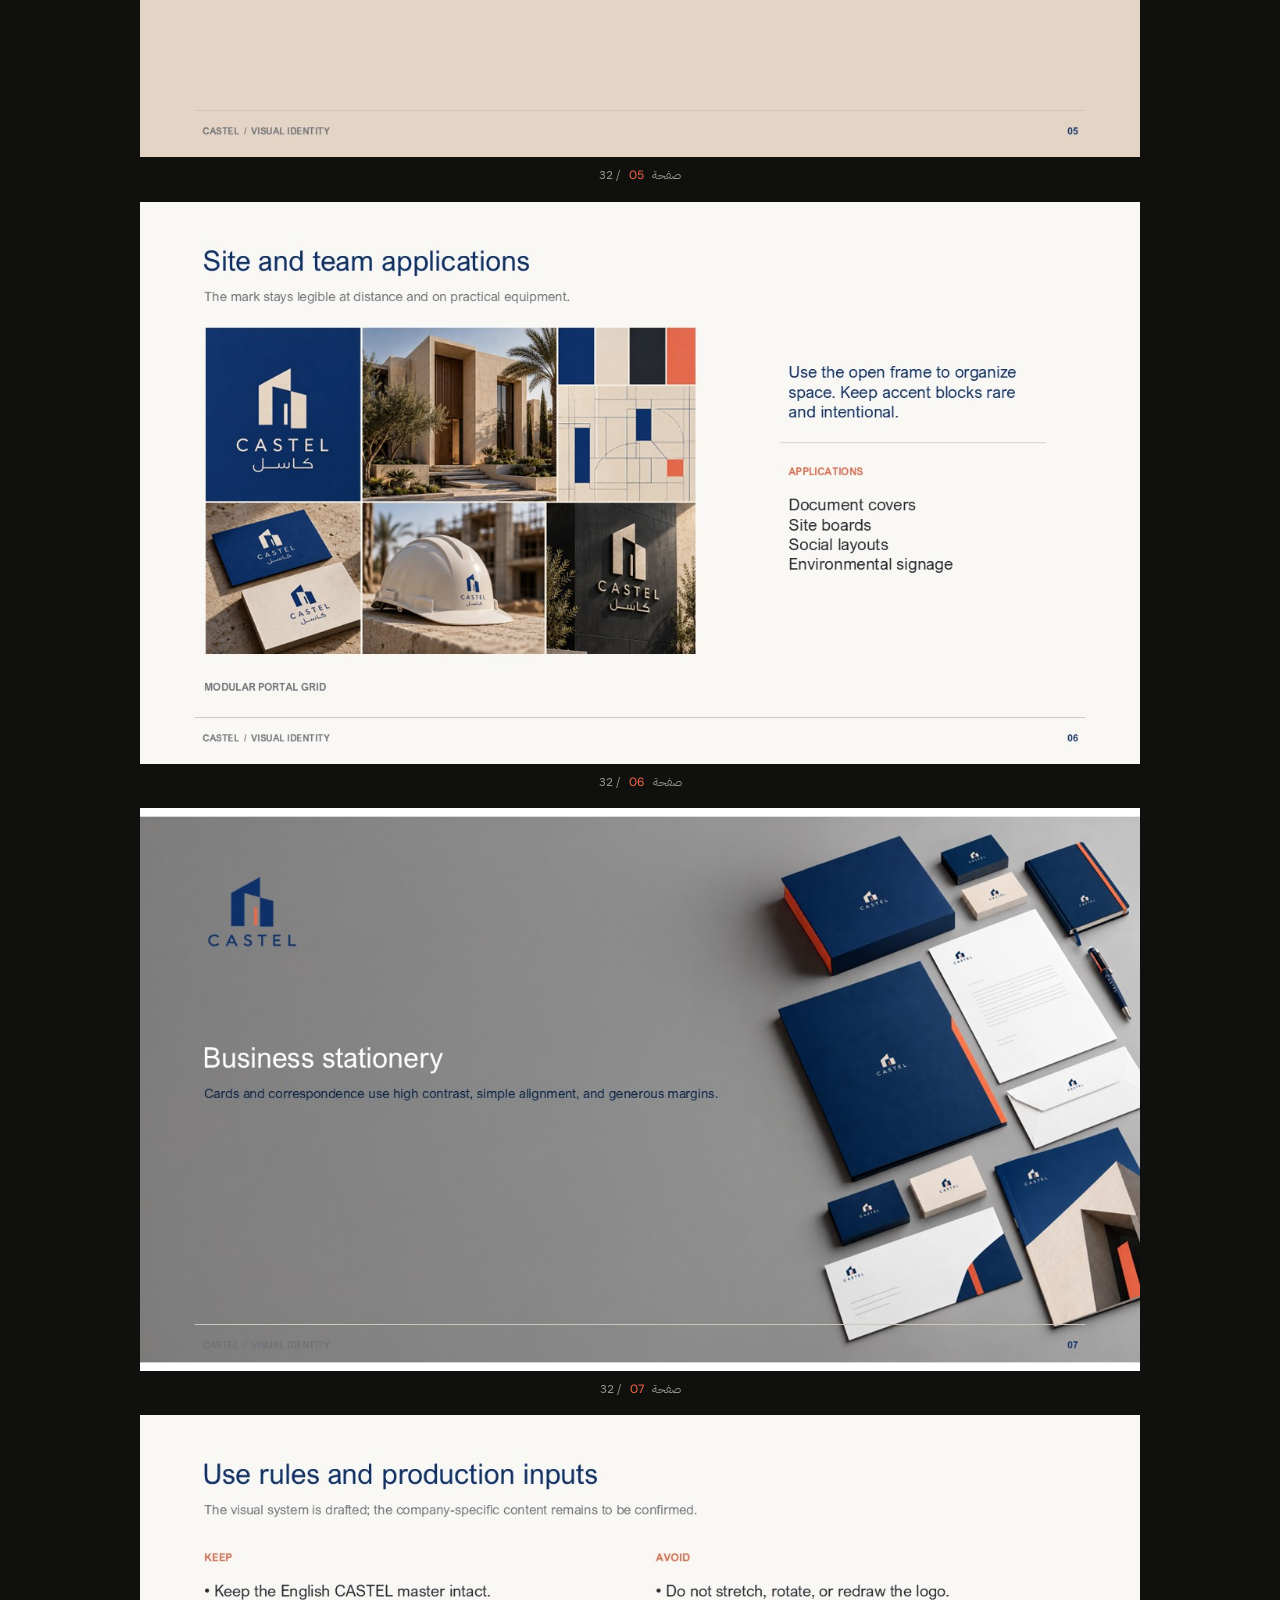
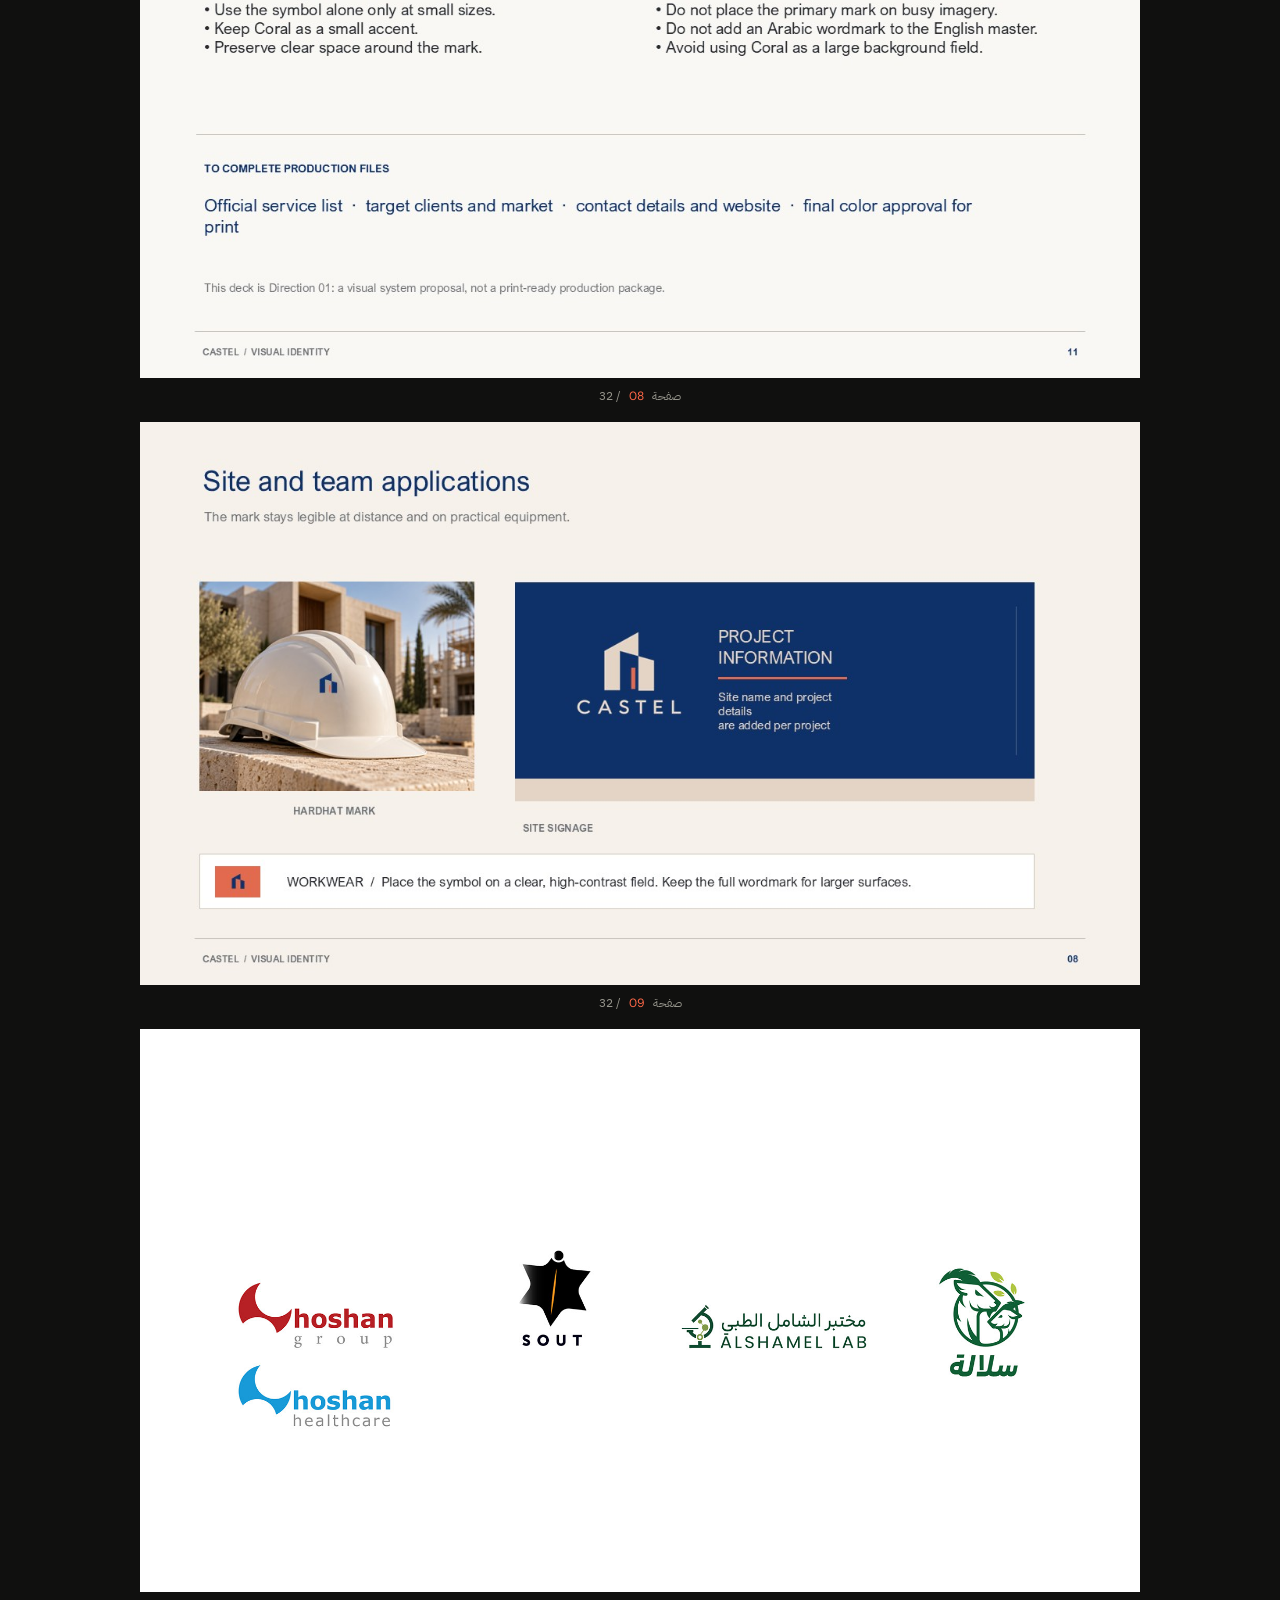
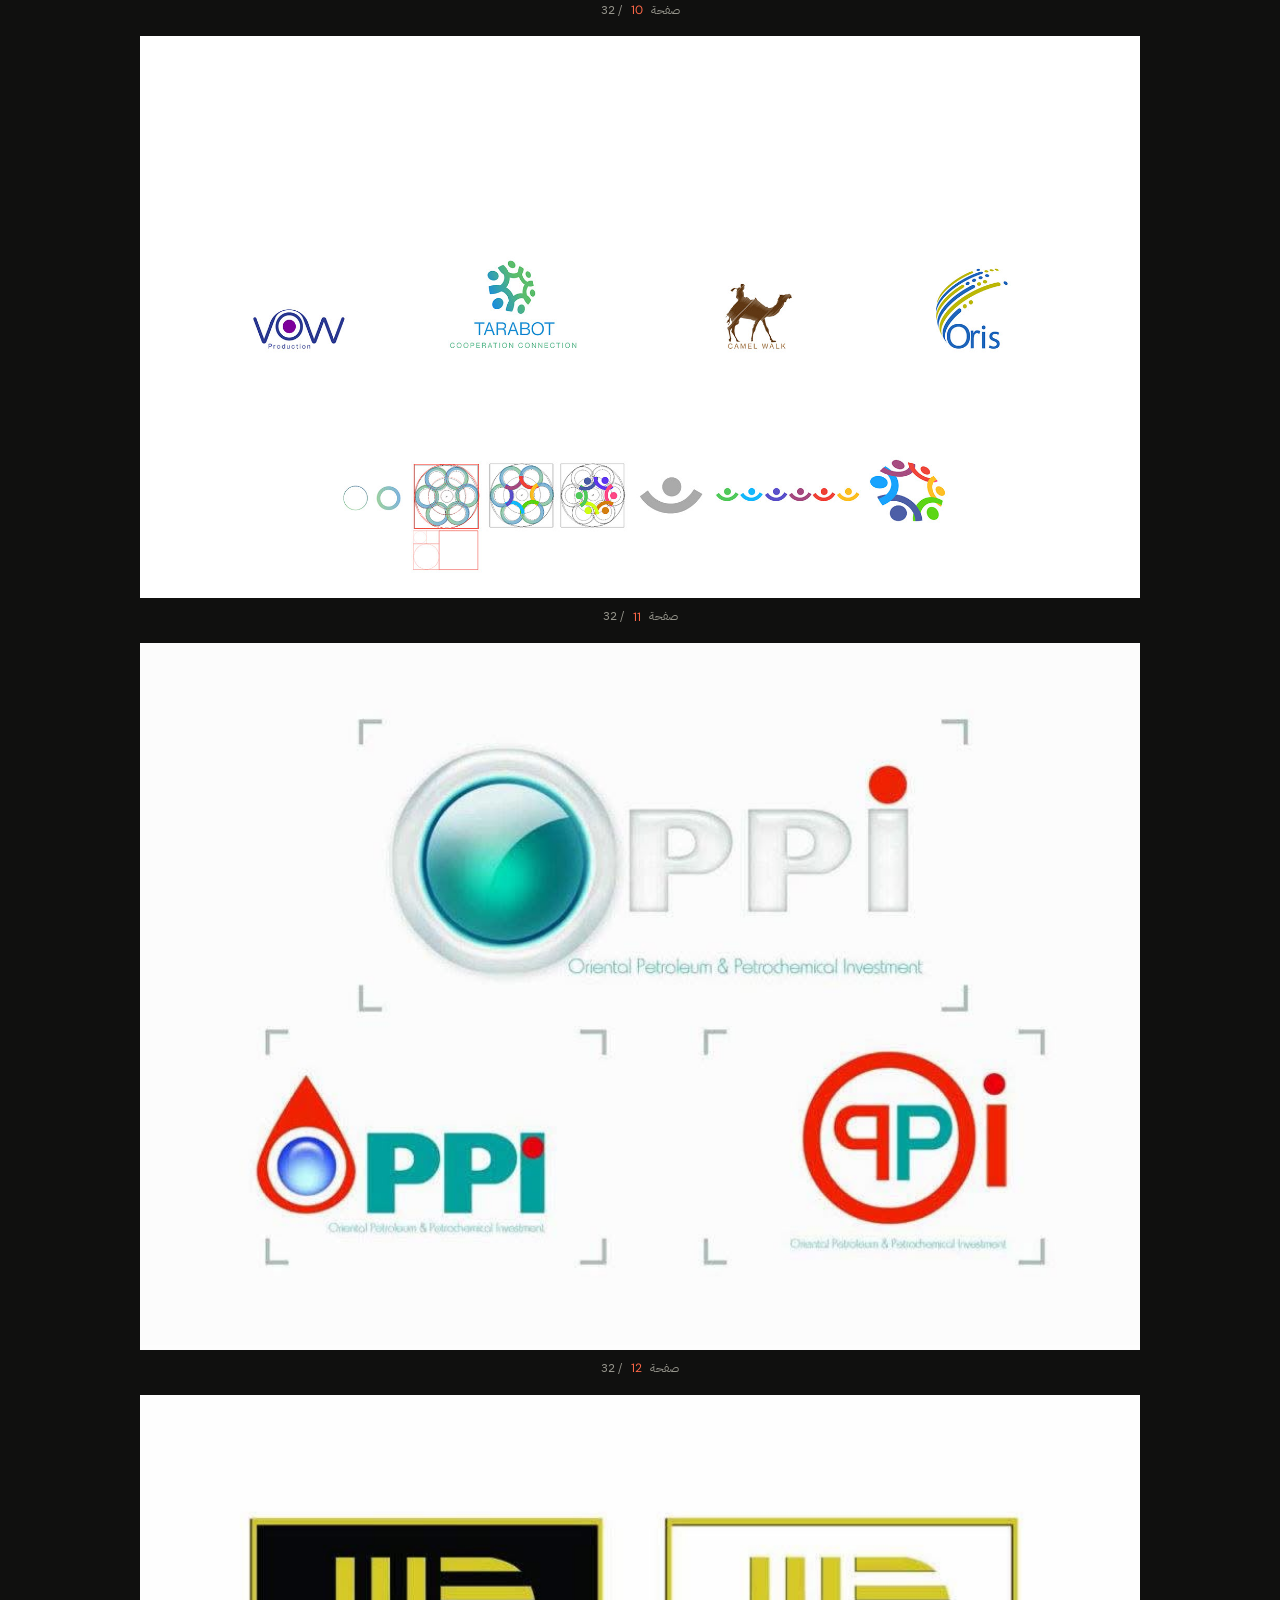
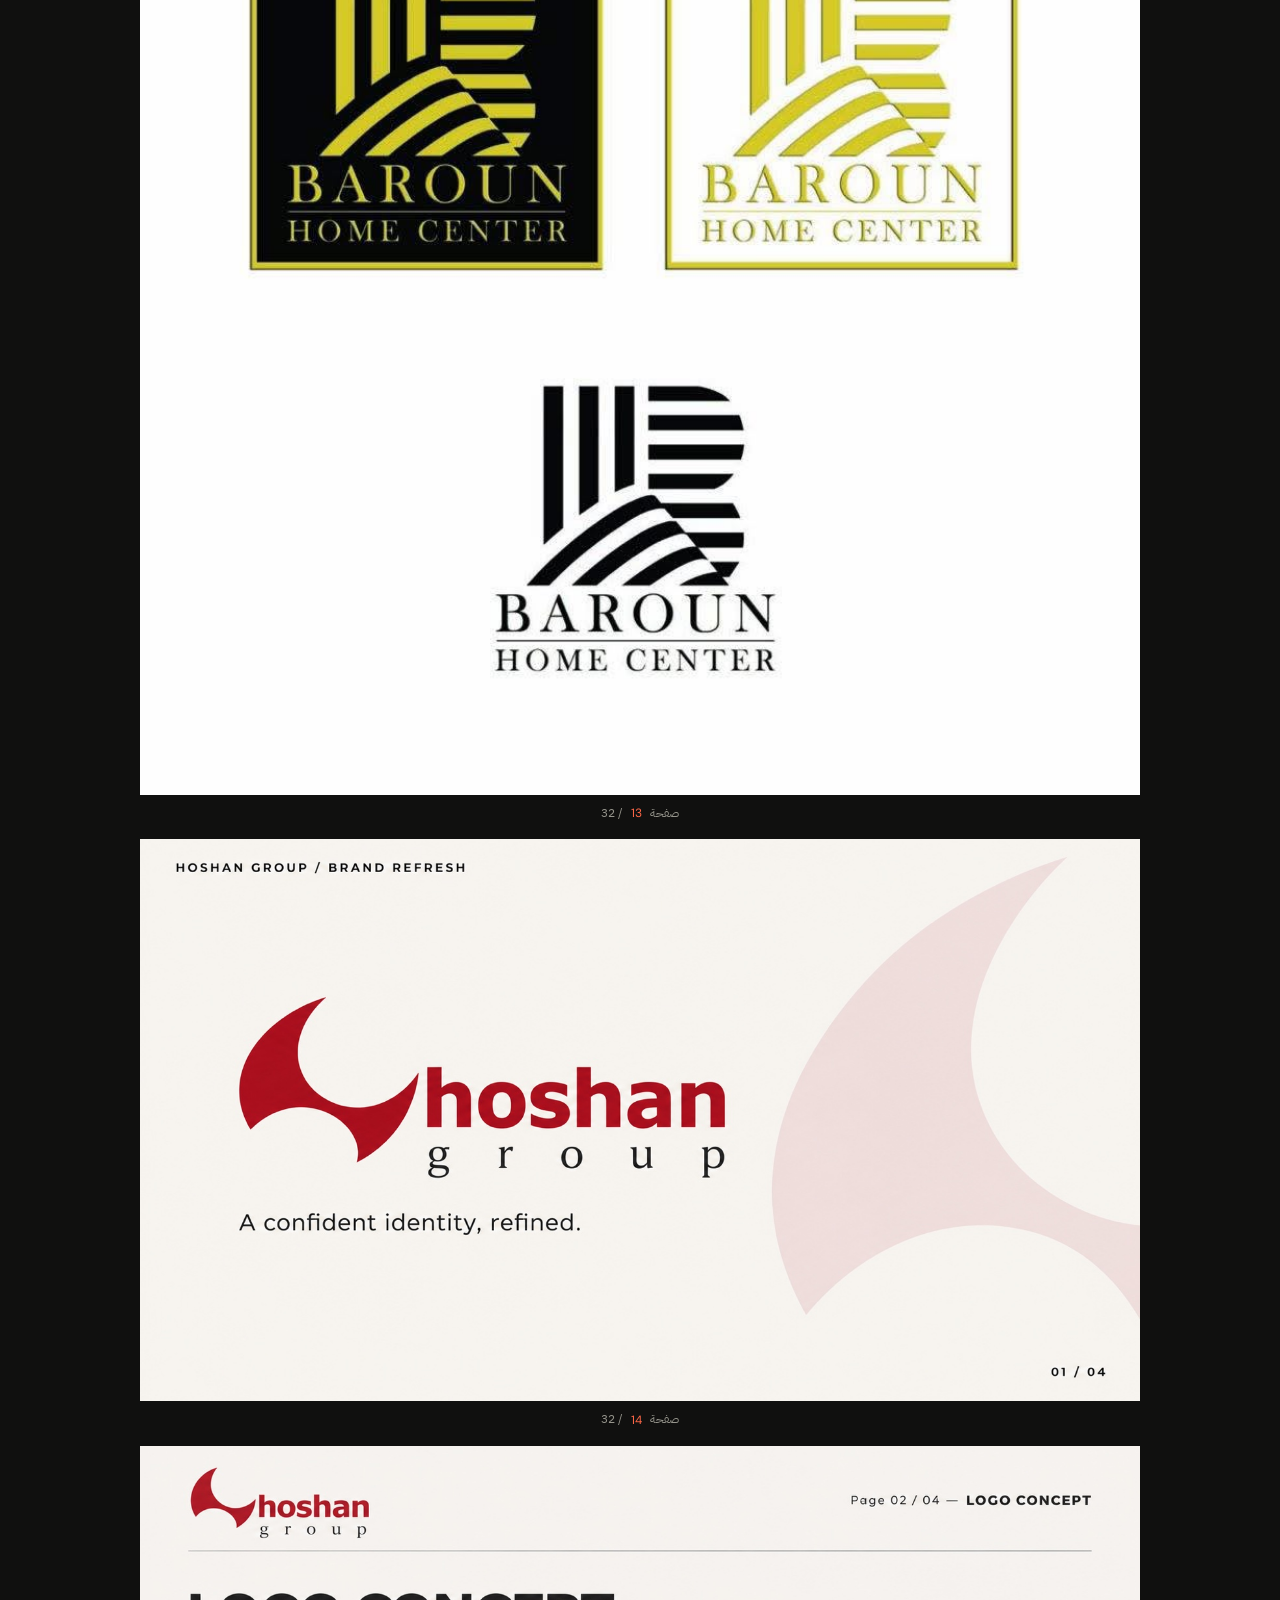
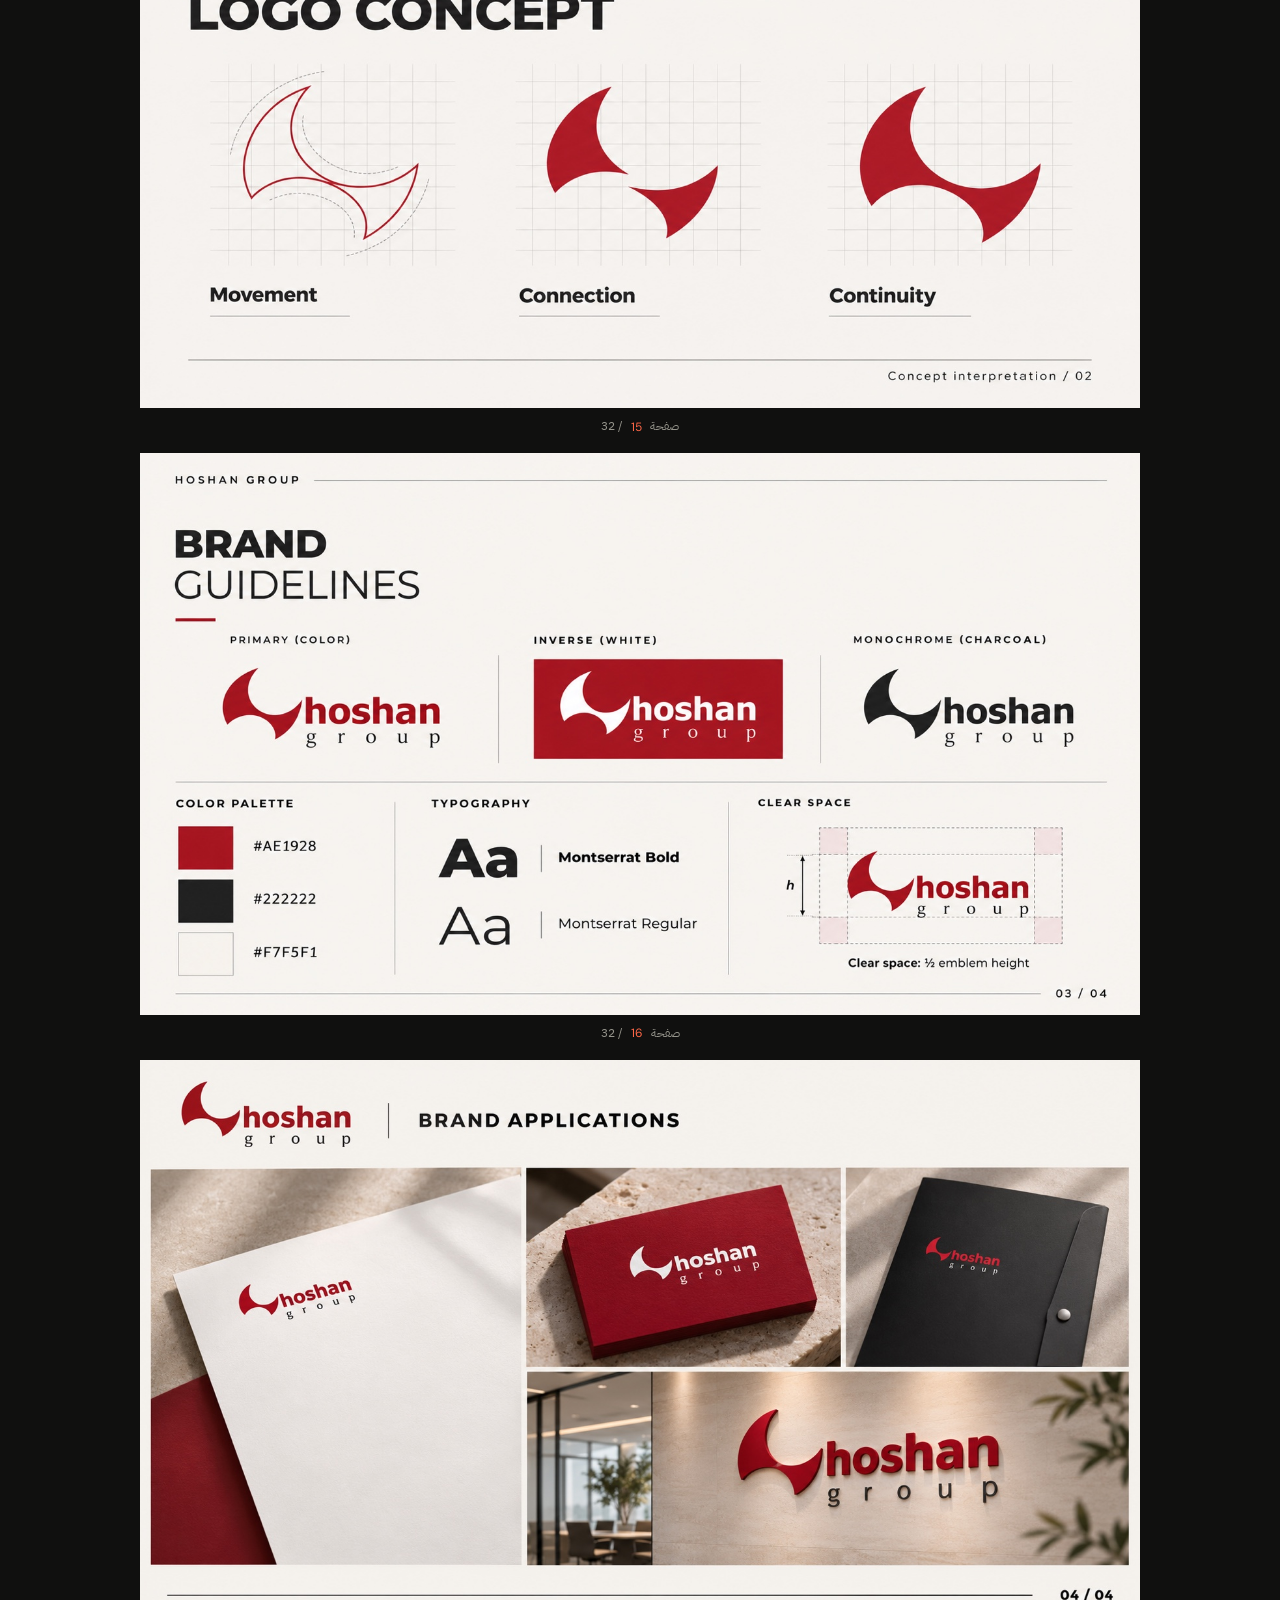
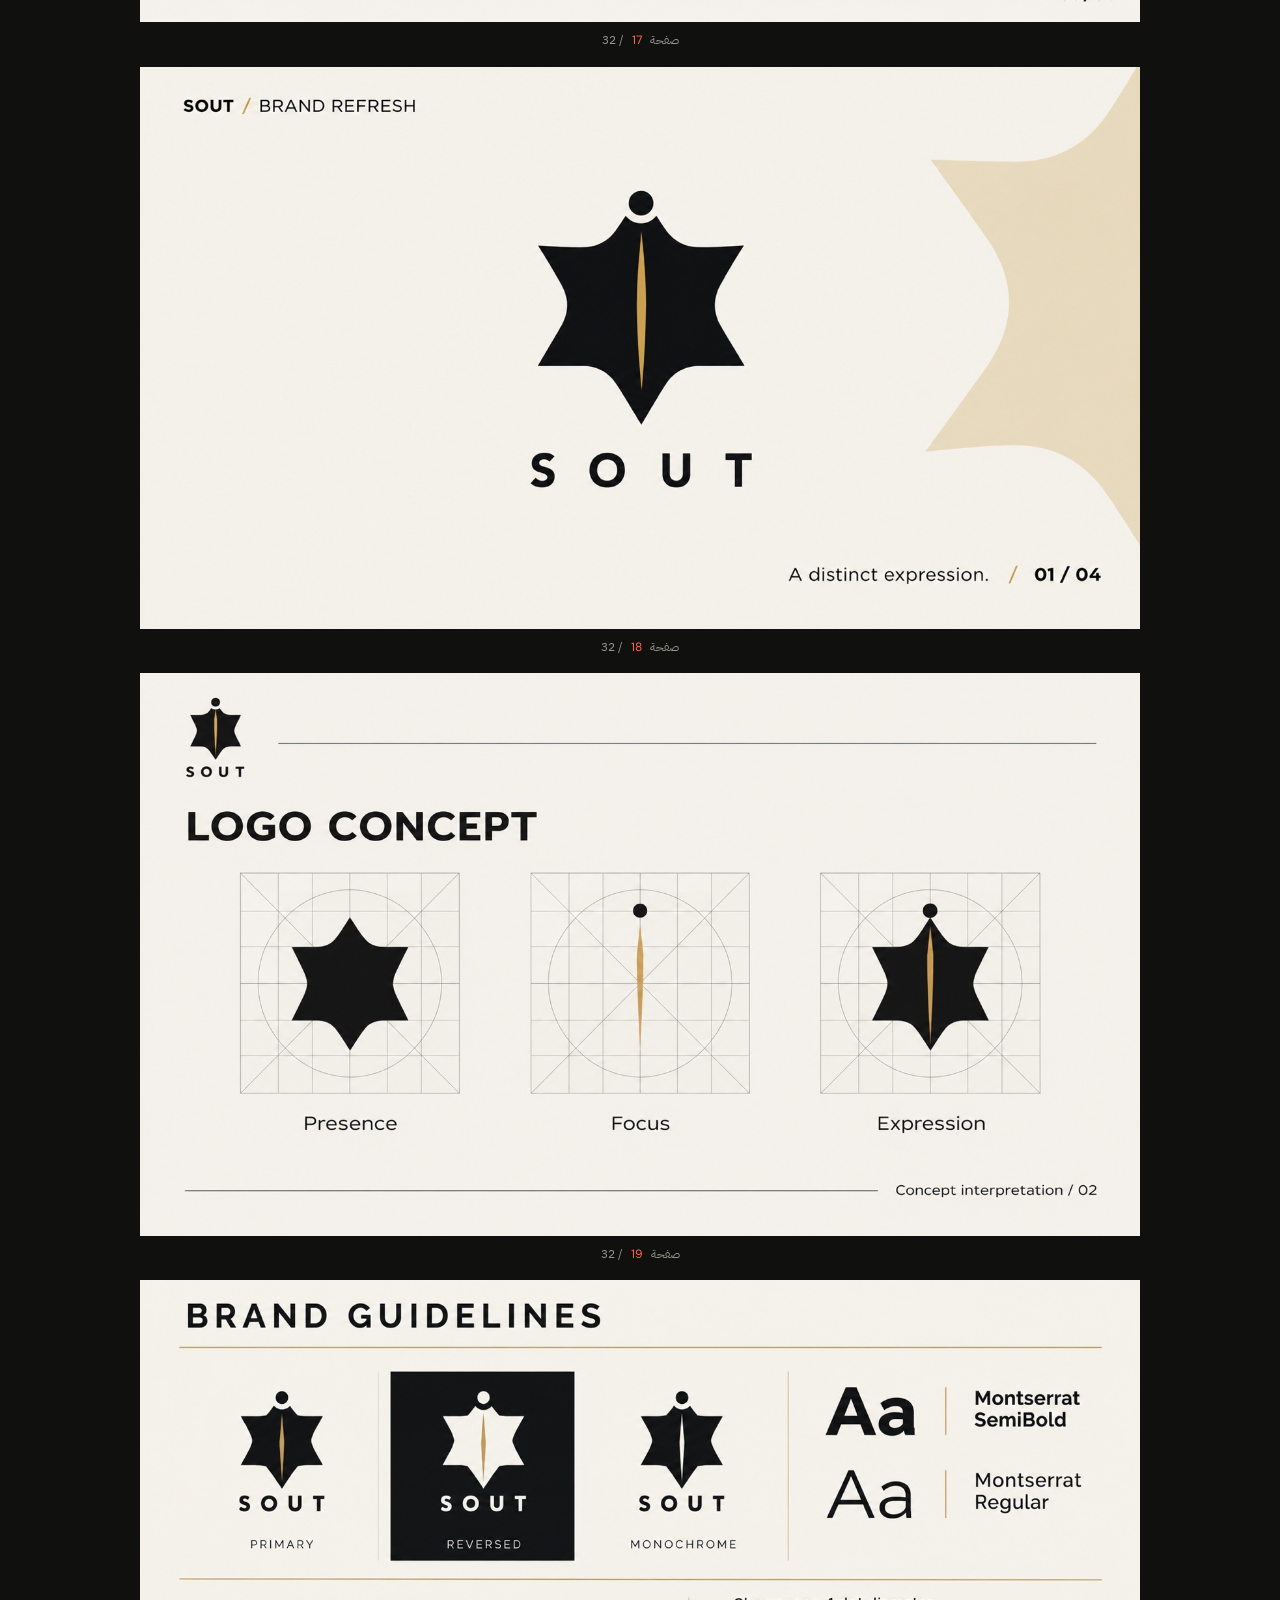
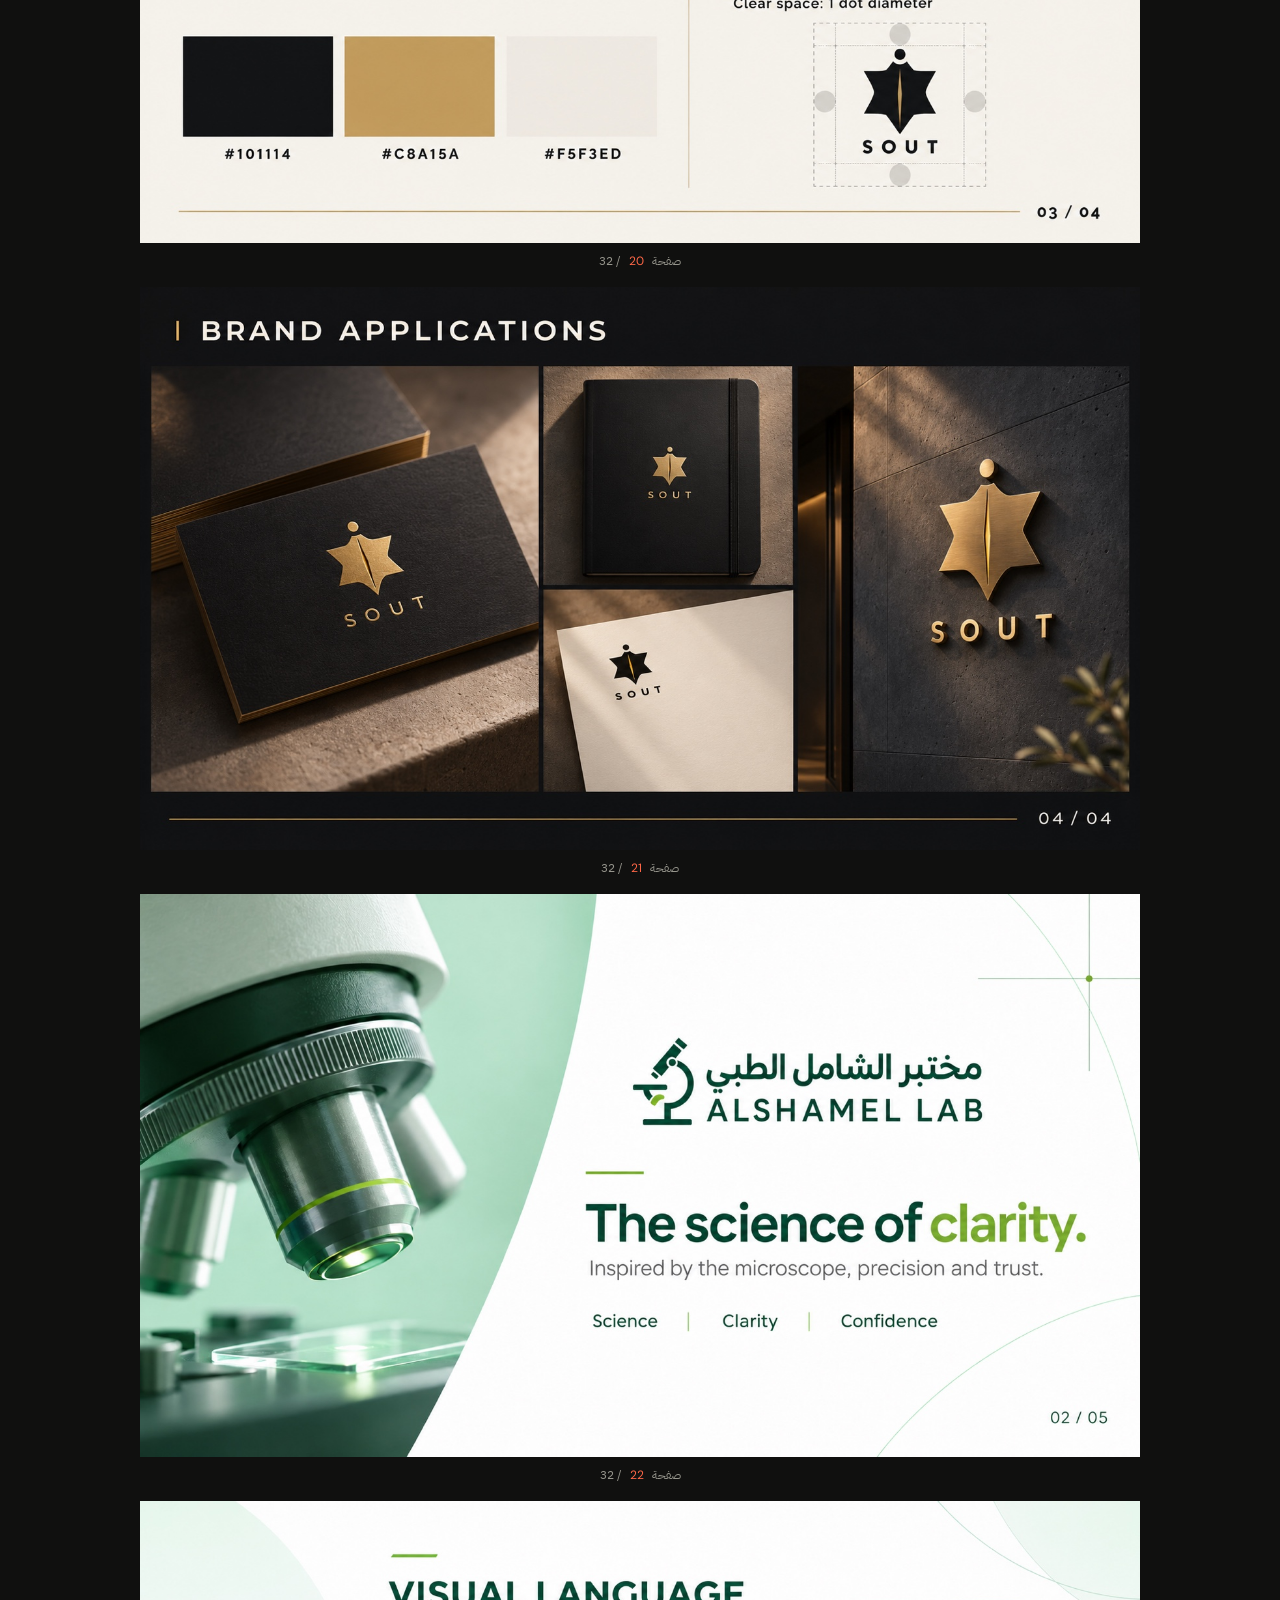
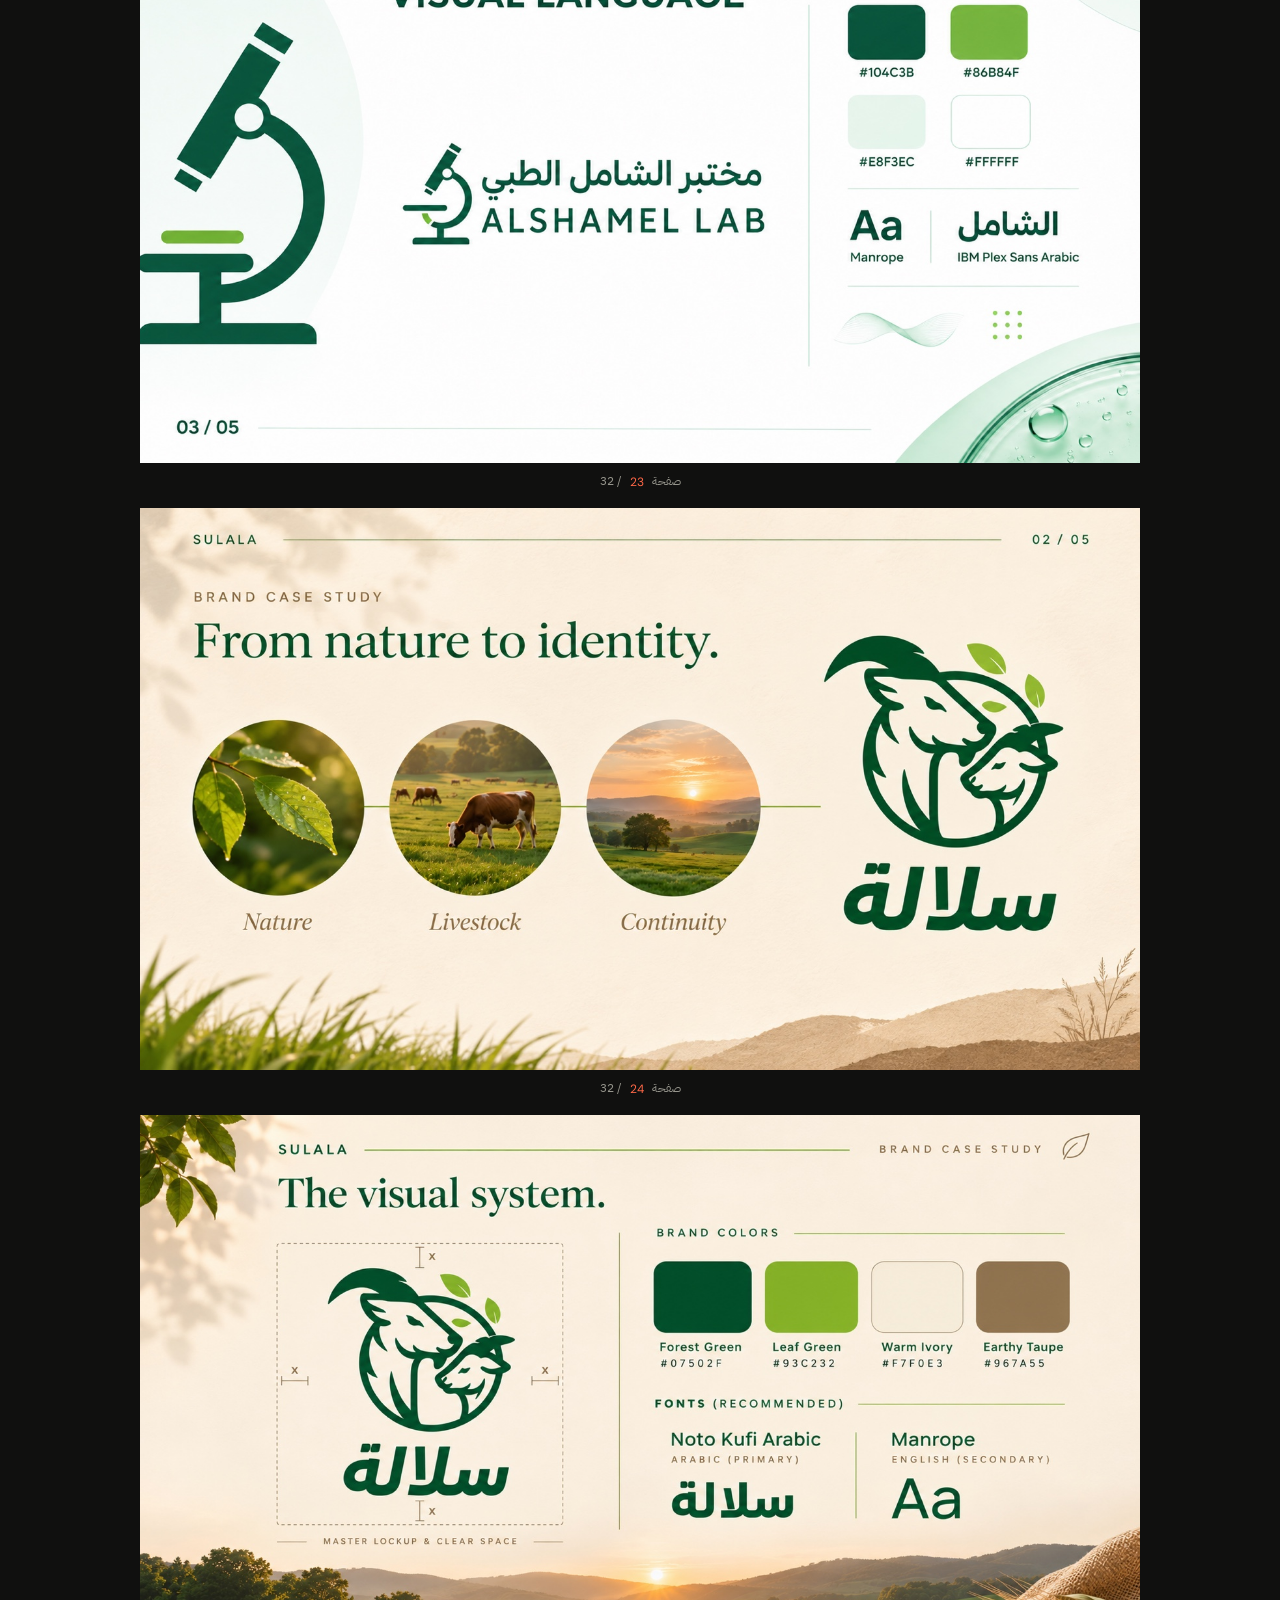
<file: project-01-nine-pages.html>
<!doctype html>
<html lang="ar" dir="rtl">
<head>
  <meta charset="utf-8">
  <meta name="viewport" content="width=device-width, initial-scale=1">
  <meta name="theme-color" content="#10100f">
  <meta name="description" content="عرض صفحات مشروع تصميم من أعمال محمد عبد العزيز محمد.">
  <title>مشروع تصميم — محمد عبد العزيز محمد</title>
  <link rel="preconnect" href="https://fonts.googleapis.com">
  <link rel="preconnect" href="https://fonts.gstatic.com" crossorigin>
  <link href="https://fonts.googleapis.com/css2?family=DM+Sans:wght@400;500;600;700&family=IBM+Plex+Sans+Arabic:wght@400;500;600;700&display=swap" rel="stylesheet">
  <style>
    :root{color-scheme:dark;--bg:#10100f;--panel:#191917;--text:#f2f0e9;--muted:#96958c;--line:#34342f;--accent:#ff6848;--font:"IBM Plex Sans Arabic",sans-serif;--latin:"DM Sans",sans-serif}
    *{box-sizing:border-box}html{scroll-behavior:smooth}body{margin:0;background:var(--bg);color:var(--text);font-family:var(--font);line-height:1.7}.wrap{width:min(1000px,calc(100% - 40px));margin:auto}.topbar{height:76px;display:flex;align-items:center;justify-content:space-between;border-bottom:1px solid var(--line)}a{color:inherit}.back{color:var(--text);text-decoration:none;font-size:14px}.back span{color:var(--accent);margin-inline-start:8px}.brand{font-size:13px;color:var(--muted)}.intro{padding:78px 0 48px}.eyebrow{color:var(--accent);font-size:12px;margin:0 0 14px}.intro h1{font-size:clamp(38px,7vw,70px);line-height:1.25;font-weight:500;margin:0 0 16px}.intro p:last-child{color:var(--muted);max-width:640px;margin:0}.gallery{display:grid;gap:22px;padding-bottom:80px}.slide{margin:0;background:var(--panel);border:1px solid var(--line);overflow:hidden}.slide img{width:100%;height:auto;display:block}.slide figcaption{display:flex;gap:8px;align-items:center;justify-content:center;border-top:1px solid var(--line);padding:9px;color:var(--muted);font-size:12px}.slide figcaption b{font:12px var(--latin);color:var(--accent)}.footer{border-top:1px solid var(--line);padding:25px 0 40px;display:flex;justify-content:space-between;gap:20px;color:var(--muted);font-size:12px}.footer a{text-decoration:none}.footer a:hover{color:var(--accent)}@media(max-width:600px){.wrap{width:calc(100% - 28px)}.topbar{height:64px}.intro{padding:52px 0 30px}.gallery{gap:14px}.footer{flex-direction:column}}
  .gallery{gap:8px}.slide{border:0}.slide figcaption{border:0;padding:8px 0;background:var(--bg)}@media(max-width:600px){.gallery{gap:6px}}
  </style>
</head>
<body>
  <header class="topbar wrap"><a class="back" href="index.html#work"><span>↙</span> العودة إلى الأعمال</a><span class="brand">محمد عبد العزيز محمد</span></header>
  <main class="wrap">
    <section class="intro"><p class="eyebrow">هوية بصرية · 32 صورة</p><h1>الشعارات والهويات البصرية</h1><p>مجموعة من تصاميم الشعارات واستكشافات الهوية البصرية.</p></section>
    <section class="gallery" aria-label="صفحات المشروع من 1 إلى 32">
      <figure class="slide" id="slide-01"><img src="a.JPG" alt="صفحة 1 من المشروع" loading="lazy"><figcaption><span>صفحة</span><b>01</b><span>/ 32</span></figcaption></figure>
      <figure class="slide" id="slide-02"><img src="b.JPG" alt="صفحة 2 من المشروع" loading="lazy"><figcaption><span>صفحة</span><b>02</b><span>/ 32</span></figcaption></figure>
      <figure class="slide" id="slide-03"><img src="c.JPG" alt="صفحة 3 من المشروع" loading="lazy"><figcaption><span>صفحة</span><b>03</b><span>/ 32</span></figcaption></figure>
      <figure class="slide" id="slide-04"><img src="d.JPG" alt="صفحة 4 من المشروع" loading="lazy"><figcaption><span>صفحة</span><b>04</b><span>/ 32</span></figcaption></figure>
      <figure class="slide" id="slide-05"><img src="e.JPG" alt="صفحة 5 من المشروع" loading="lazy"><figcaption><span>صفحة</span><b>05</b><span>/ 32</span></figcaption></figure>
      <figure class="slide" id="slide-06"><img src="f.JPG" alt="صفحة 6 من المشروع" loading="lazy"><figcaption><span>صفحة</span><b>06</b><span>/ 32</span></figcaption></figure>
      <figure class="slide" id="slide-07"><img src="g.JPG" alt="صفحة 7 من المشروع" loading="lazy"><figcaption><span>صفحة</span><b>07</b><span>/ 32</span></figcaption></figure>
      <figure class="slide" id="slide-08"><img src="h.JPG" alt="صفحة 8 من المشروع" loading="lazy"><figcaption><span>صفحة</span><b>08</b><span>/ 32</span></figcaption></figure>
      <figure class="slide" id="slide-09"><img src="i.JPG" alt="صفحة 9 من المشروع" loading="lazy"><figcaption><span>صفحة</span><b>09</b><span>/ 32</span></figcaption></figure>
      <figure class="slide" id="slide-10"><img src="identity-10.jpg" alt="شعارات هوشان وصوت ومختبر الشامل وسلالة" loading="lazy"><figcaption><span>صفحة</span><b>10</b><span>/ 32</span></figcaption></figure>
      <figure class="slide" id="slide-11"><img src="identity-11.jpg" alt="شعارات VOW وترابط وCamel Walk وOris مع مراحل بناء رمز ترابط" loading="lazy"><figcaption><span>صفحة</span><b>11</b><span>/ 32</span></figcaption></figure>
      <figure class="slide" id="slide-12"><img src="identity-12.jpg" alt="ثلاثة مقترحات لشعار OPPI" loading="lazy"><figcaption><span>صفحة</span><b>12</b><span>/ 32</span></figcaption></figure>
      <figure class="slide" id="slide-13"><img src="identity-13.jpg" alt="ثلاث نسخ لشعار Baroun Home Center" loading="lazy"><figcaption><span>صفحة</span><b>13</b><span>/ 32</span></figcaption></figure>
      <figure class="slide" id="slide-14"><img src="identity-hoshan-01.jpg" alt="Hoshan Group — Brand refresh" width="1536" height="864" loading="lazy"><figcaption><span>صفحة</span><b>14</b><span>/ 32</span></figcaption></figure>
      <figure class="slide" id="slide-15"><img src="identity-hoshan-02.jpg" alt="Hoshan Group — Logo concept" width="1536" height="864" loading="lazy"><figcaption><span>صفحة</span><b>15</b><span>/ 32</span></figcaption></figure>
      <figure class="slide" id="slide-16"><img src="identity-hoshan-03.jpg" alt="Hoshan Group — Brand guidelines" width="1536" height="864" loading="lazy"><figcaption><span>صفحة</span><b>16</b><span>/ 32</span></figcaption></figure>
      <figure class="slide" id="slide-17"><img src="identity-hoshan-04.jpg" alt="Hoshan Group — Brand applications" width="1536" height="864" loading="lazy"><figcaption><span>صفحة</span><b>17</b><span>/ 32</span></figcaption></figure>
      <figure class="slide" id="slide-18"><img src="identity-sout-01.jpg" alt="SOUT — Brand refresh" width="1536" height="864" loading="lazy"><figcaption><span>صفحة</span><b>18</b><span>/ 32</span></figcaption></figure>
      <figure class="slide" id="slide-19"><img src="identity-sout-02.jpg" alt="SOUT — Logo concept" width="1536" height="864" loading="lazy"><figcaption><span>صفحة</span><b>19</b><span>/ 32</span></figcaption></figure>
      <figure class="slide" id="slide-20"><img src="identity-sout-03.jpg" alt="SOUT — Brand guidelines" width="1536" height="864" loading="lazy"><figcaption><span>صفحة</span><b>20</b><span>/ 32</span></figcaption></figure>
      <figure class="slide" id="slide-21"><img src="identity-sout-04.jpg" alt="SOUT — Brand applications" width="1536" height="864" loading="lazy"><figcaption><span>صفحة</span><b>21</b><span>/ 32</span></figcaption></figure>
      <figure class="slide" id="slide-22"><img src="identity-alshamel-02.jpg" alt="مختبر الشامل الطبي — ALSHAMEL LAB — The science of clarity" width="1536" height="864" loading="lazy"><figcaption><span>صفحة</span><b>22</b><span>/ 32</span></figcaption></figure>
      <figure class="slide" id="slide-23"><img src="identity-alshamel-03.jpg" alt="مختبر الشامل الطبي — ALSHAMEL LAB — Visual language" width="1536" height="864" loading="lazy"><figcaption><span>صفحة</span><b>23</b><span>/ 32</span></figcaption></figure>
      <figure class="slide" id="slide-24"><img src="identity-sulala-02.jpg" alt="سلالة — SULALA — From nature to identity" width="1536" height="864" loading="lazy"><figcaption><span>صفحة</span><b>24</b><span>/ 32</span></figcaption></figure>
      <figure class="slide" id="slide-25"><img src="identity-sulala-03.jpg" alt="سلالة — SULALA — The visual system" width="1536" height="864" loading="lazy"><figcaption><span>صفحة</span><b>25</b><span>/ 32</span></figcaption></figure>
      <figure class="slide" id="slide-26"><img src="identity-sulala-06.jpg" alt="سلالة — SULALA — From sketch to symbol" width="1536" height="864" loading="lazy"><figcaption><span>صفحة</span><b>26</b><span>/ 32</span></figcaption></figure>
      <figure class="slide" id="slide-27"><img src="identity-vow-02.jpg" alt="VOW Production — Logo concept" width="1536" height="864" loading="lazy"><figcaption><span>صفحة</span><b>27</b><span>/ 32</span></figcaption></figure>
      <figure class="slide" id="slide-28"><img src="identity-vow-03.jpg" alt="VOW Production — Brand guidelines" width="1536" height="864" loading="lazy"><figcaption><span>صفحة</span><b>28</b><span>/ 32</span></figcaption></figure>
      <figure class="slide" id="slide-29"><img src="identity-vow-04.jpg" alt="VOW Production — Brand applications" width="1536" height="864" loading="lazy"><figcaption><span>صفحة</span><b>29</b><span>/ 32</span></figcaption></figure>
      <figure class="slide" id="slide-30"><img src="identity-tarabot-01.jpg" alt="TARABOT — Brand identity" width="1536" height="864" loading="lazy"><figcaption><span>صفحة</span><b>30</b><span>/ 32</span></figcaption></figure>
      <figure class="slide" id="slide-31"><img src="identity-tarabot-03.jpg" alt="TARABOT — Visual system" width="1536" height="864" loading="lazy"><figcaption><span>صفحة</span><b>31</b><span>/ 32</span></figcaption></figure>
      <figure class="slide" id="slide-32"><img src="identity-tarabot-04.jpg" alt="TARABOT — Brand applications" width="1536" height="864" loading="lazy"><figcaption><span>صفحة</span><b>32</b><span>/ 32</span></figcaption></figure>
    </section>
  </main>
  <footer class="footer wrap"><span>© 2026 محمد عبد العزيز محمد</span><a href="index.html#work">العودة إلى معرض الأعمال ↑</a></footer>
</body>
</html>
</file>
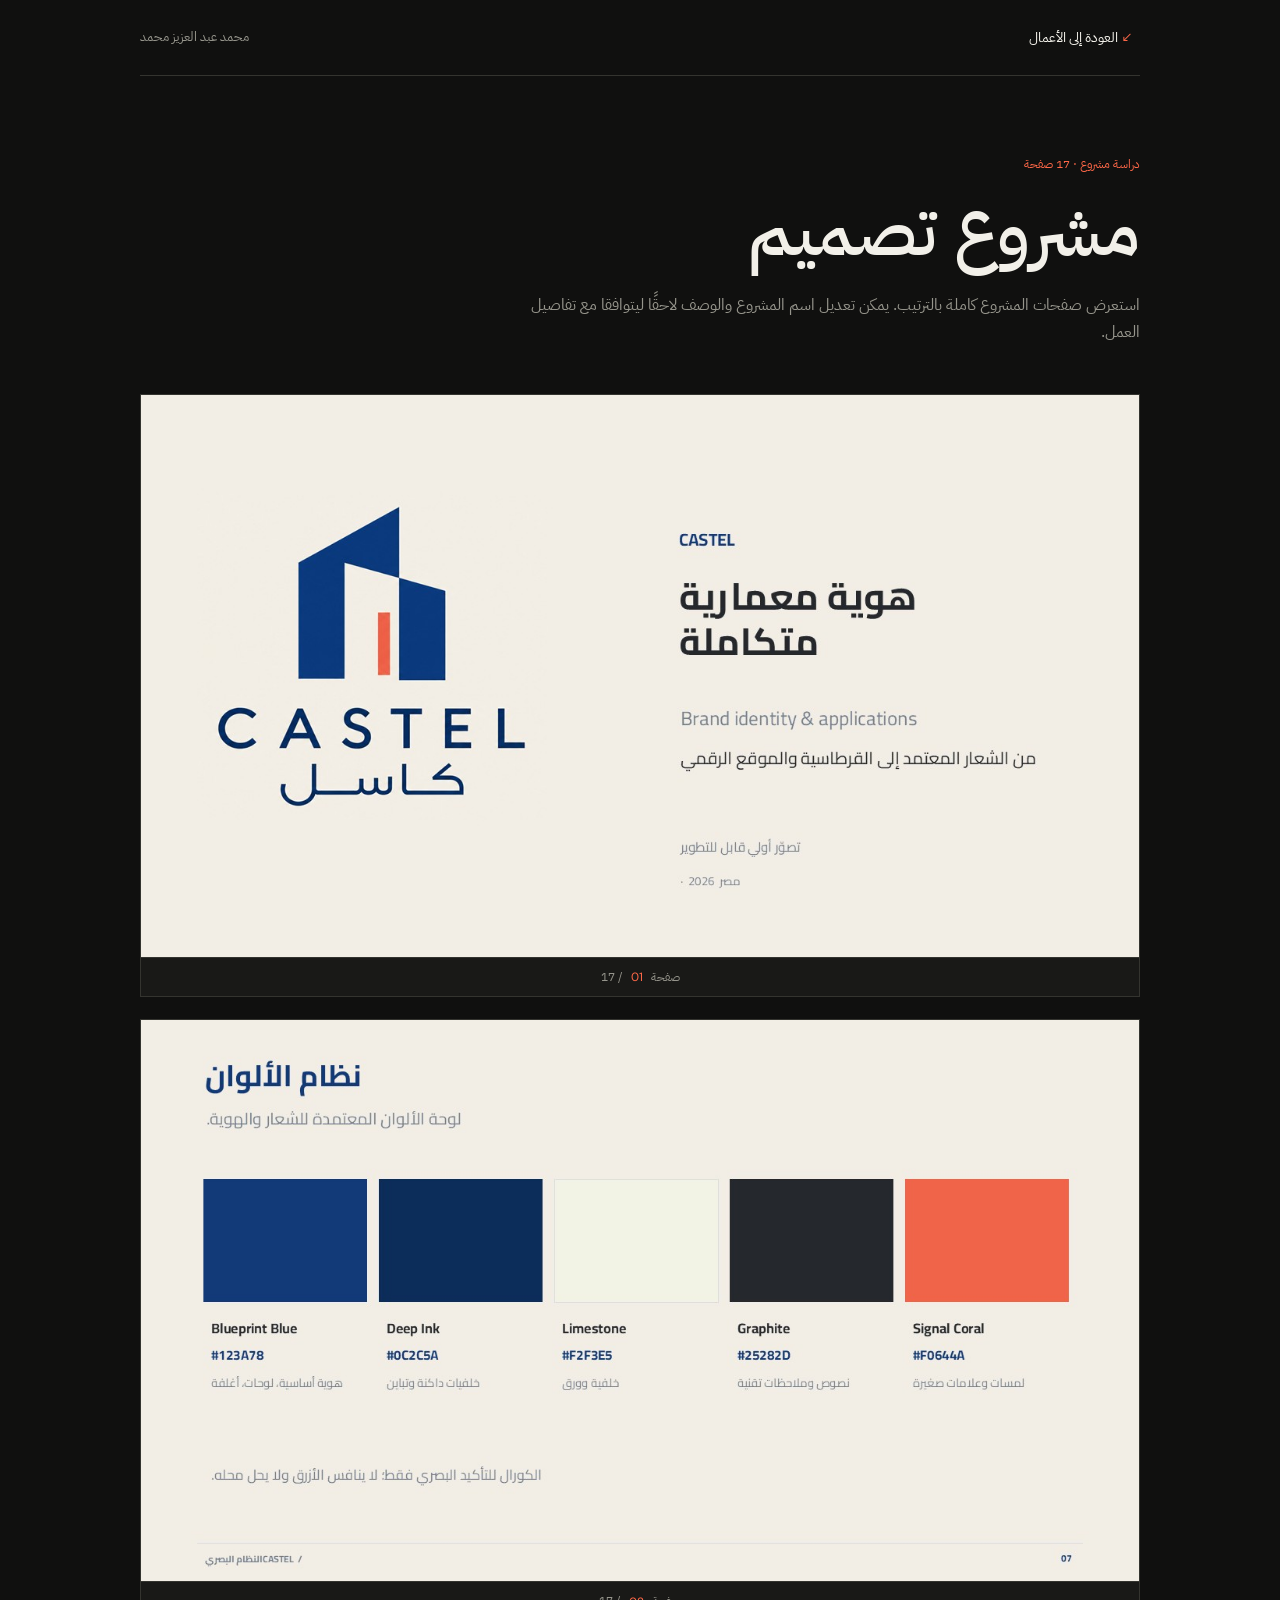
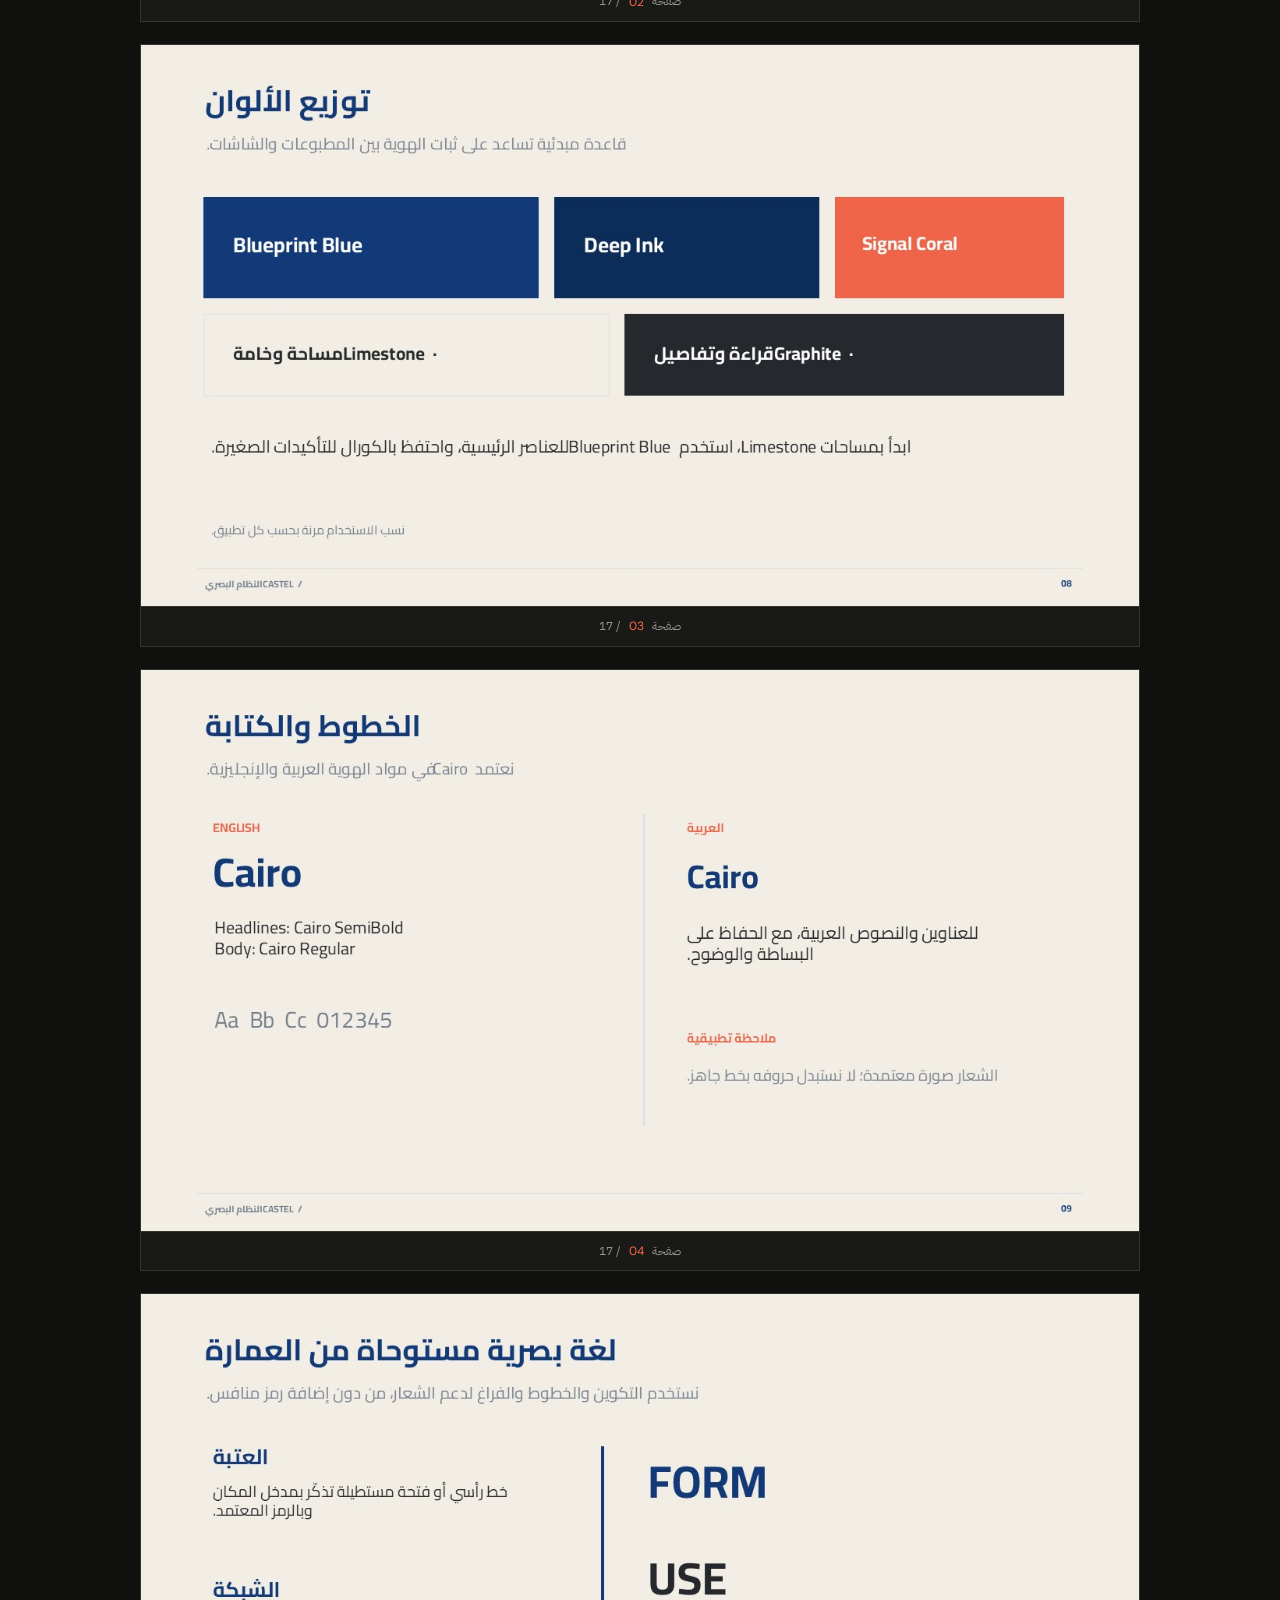
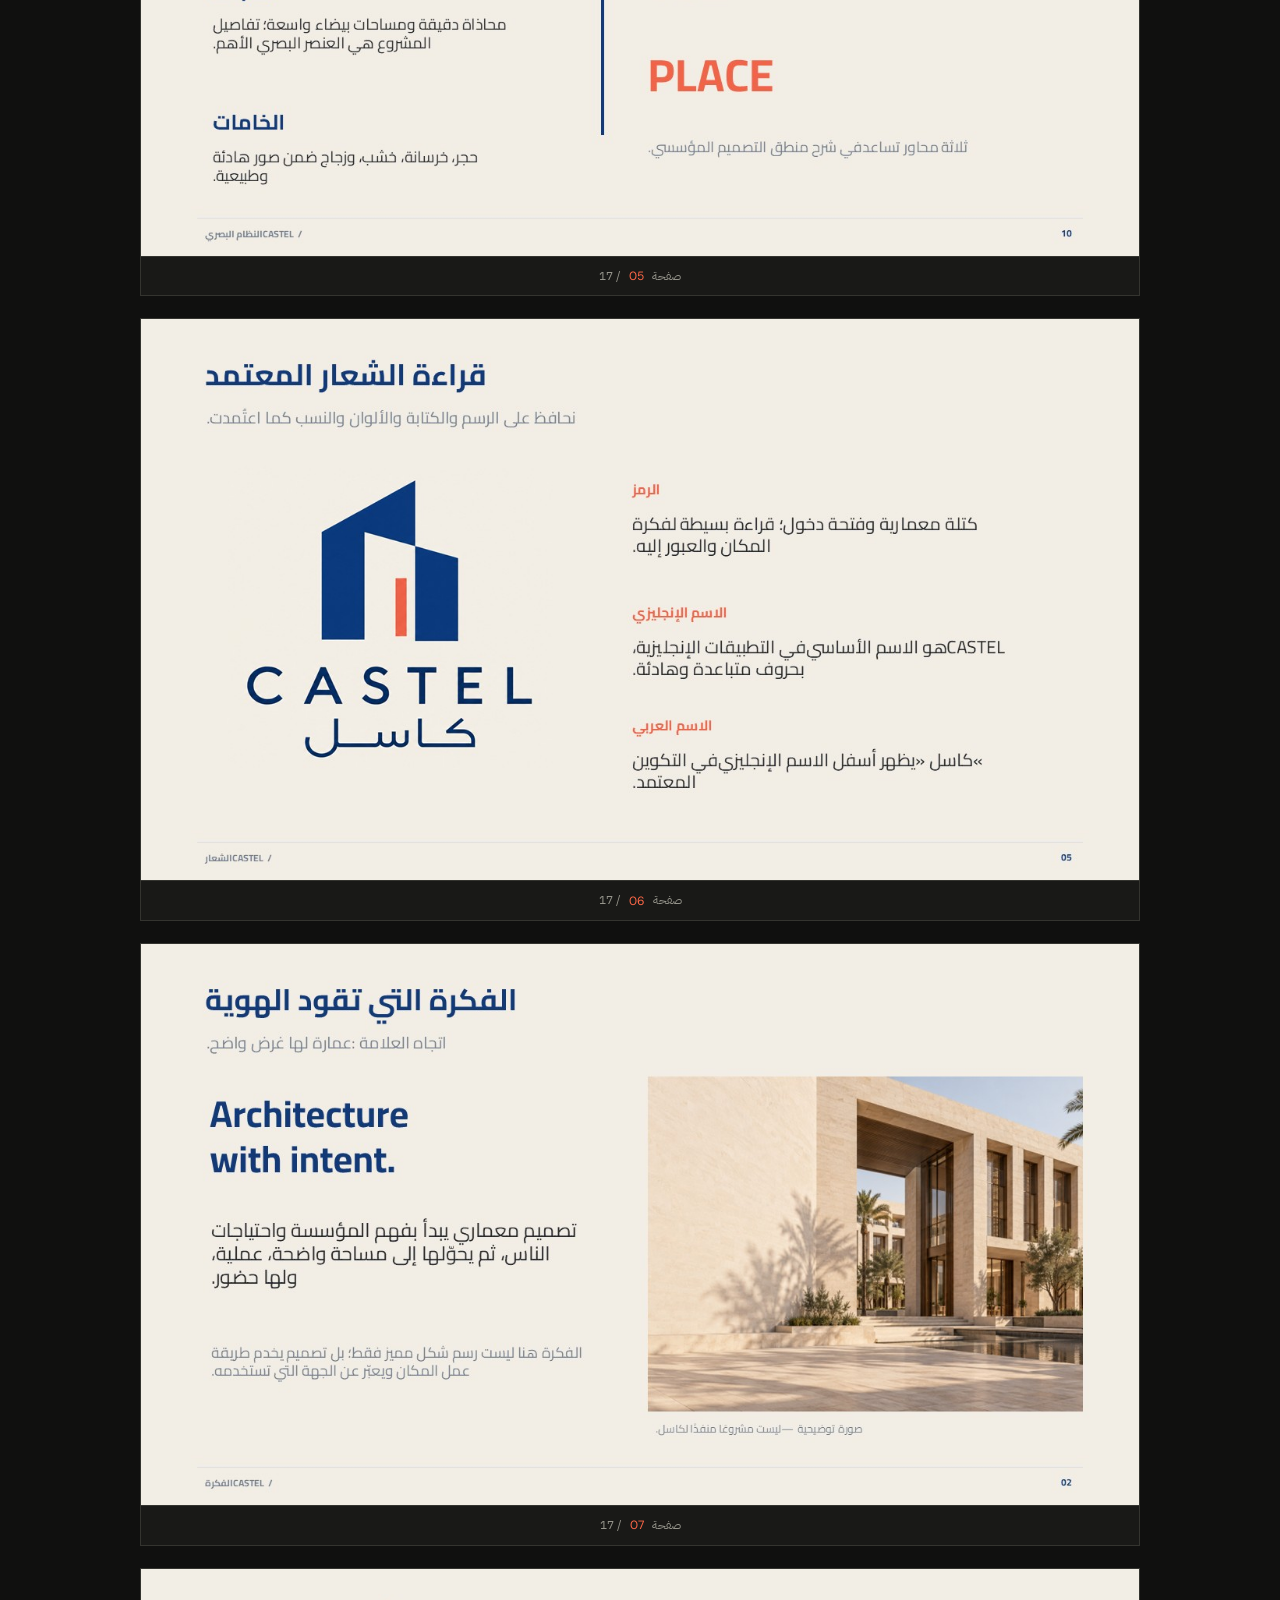
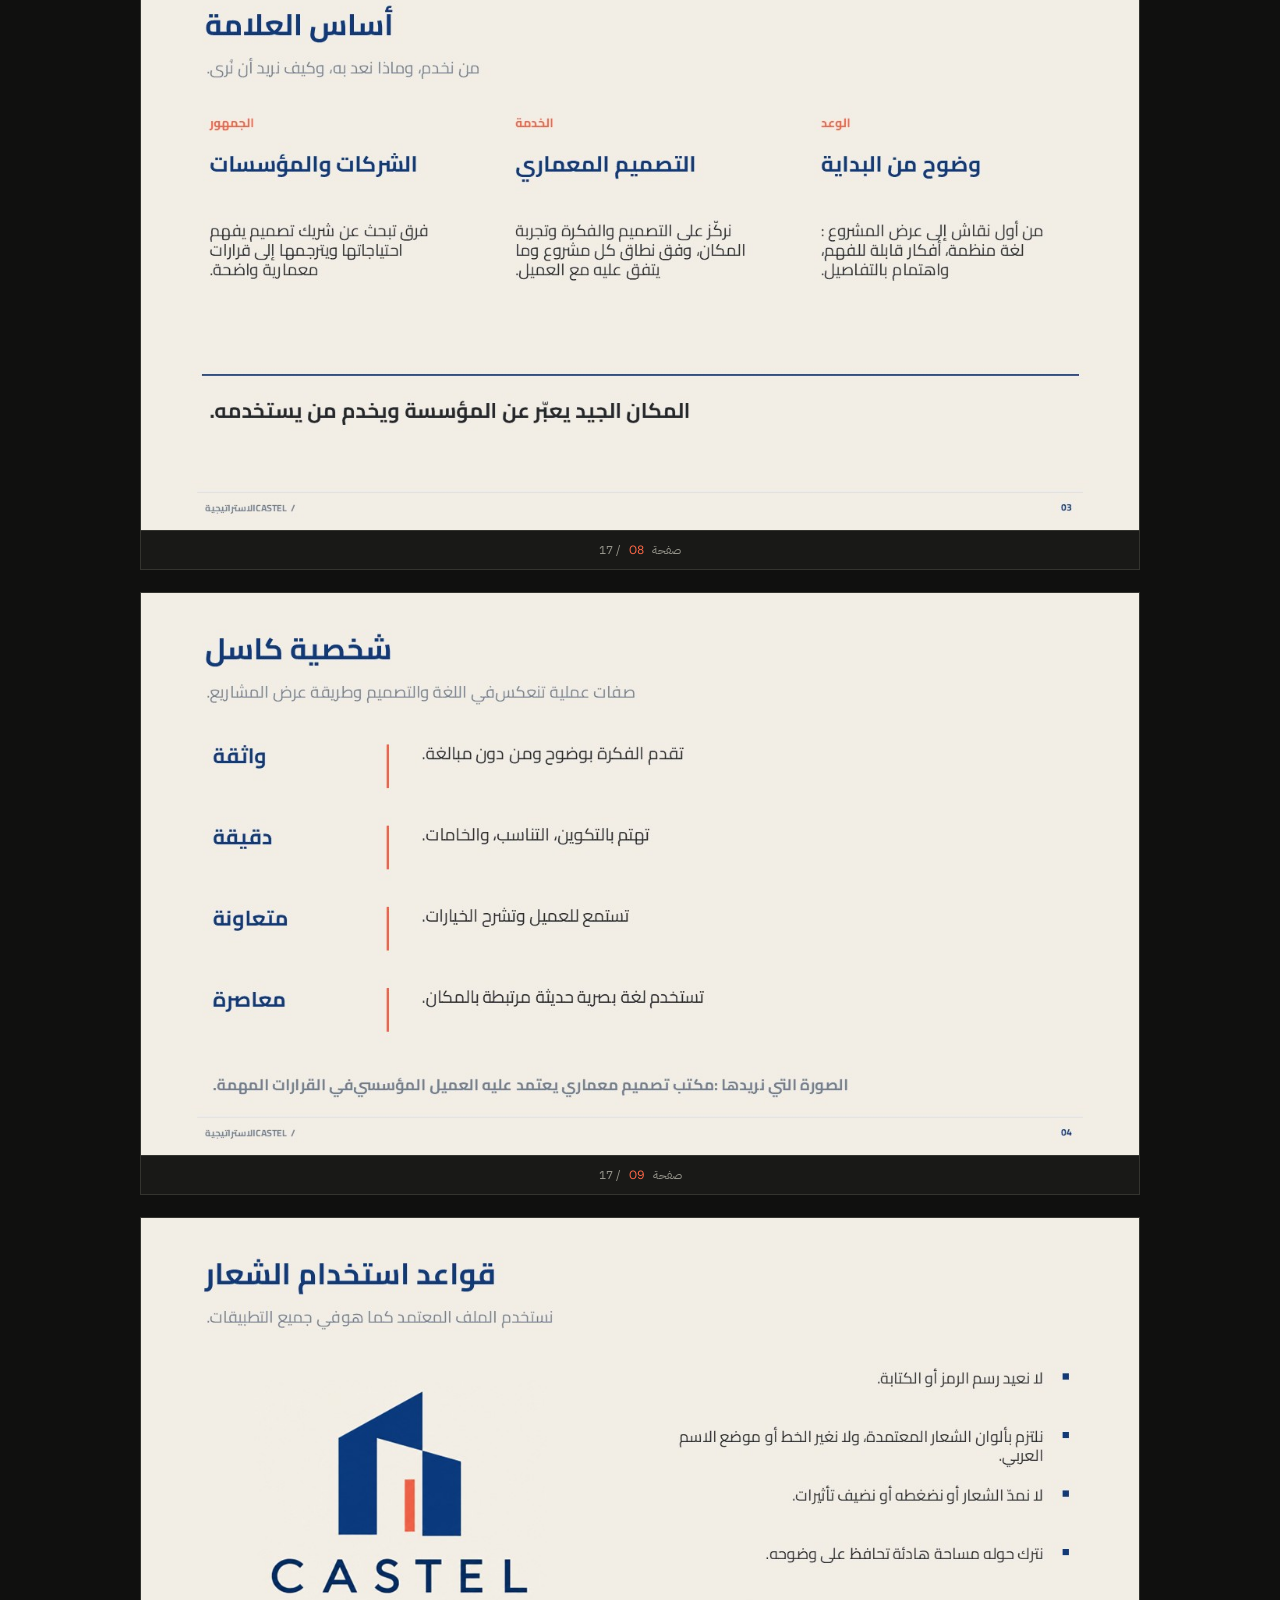
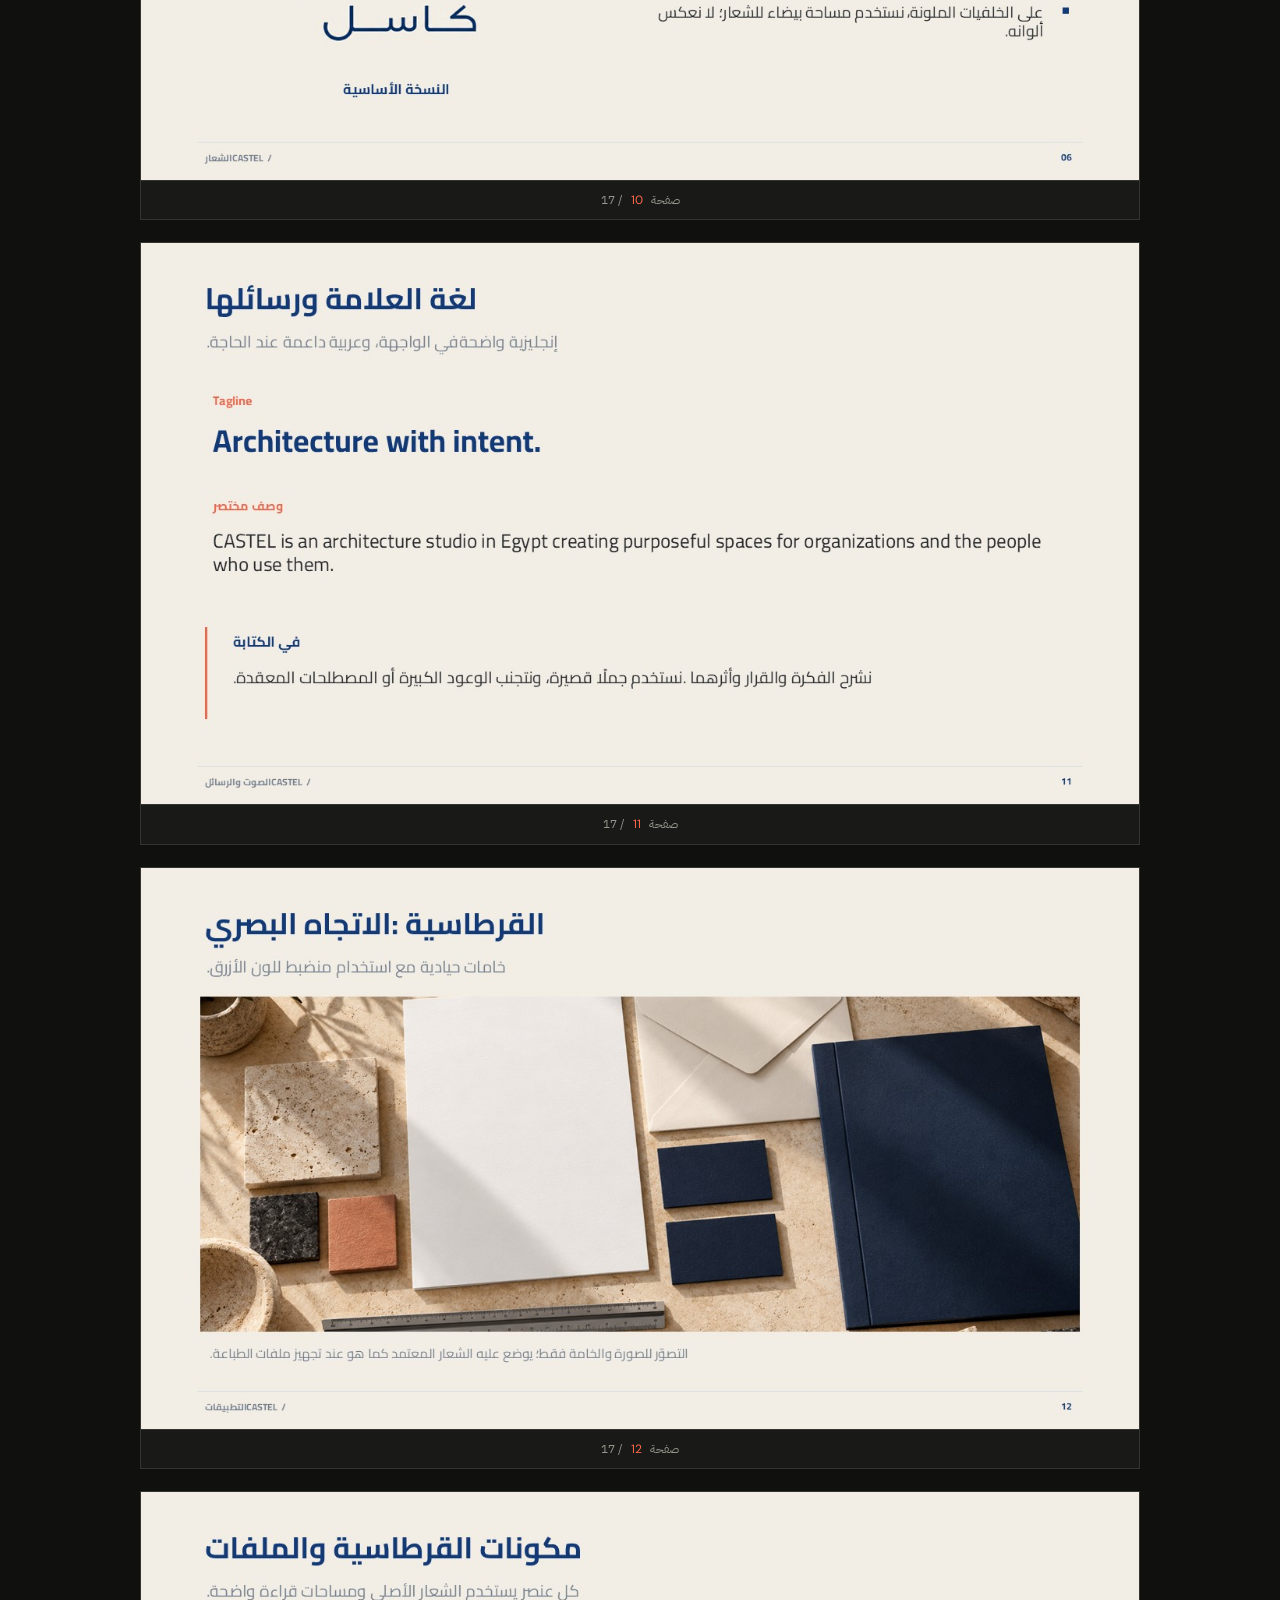
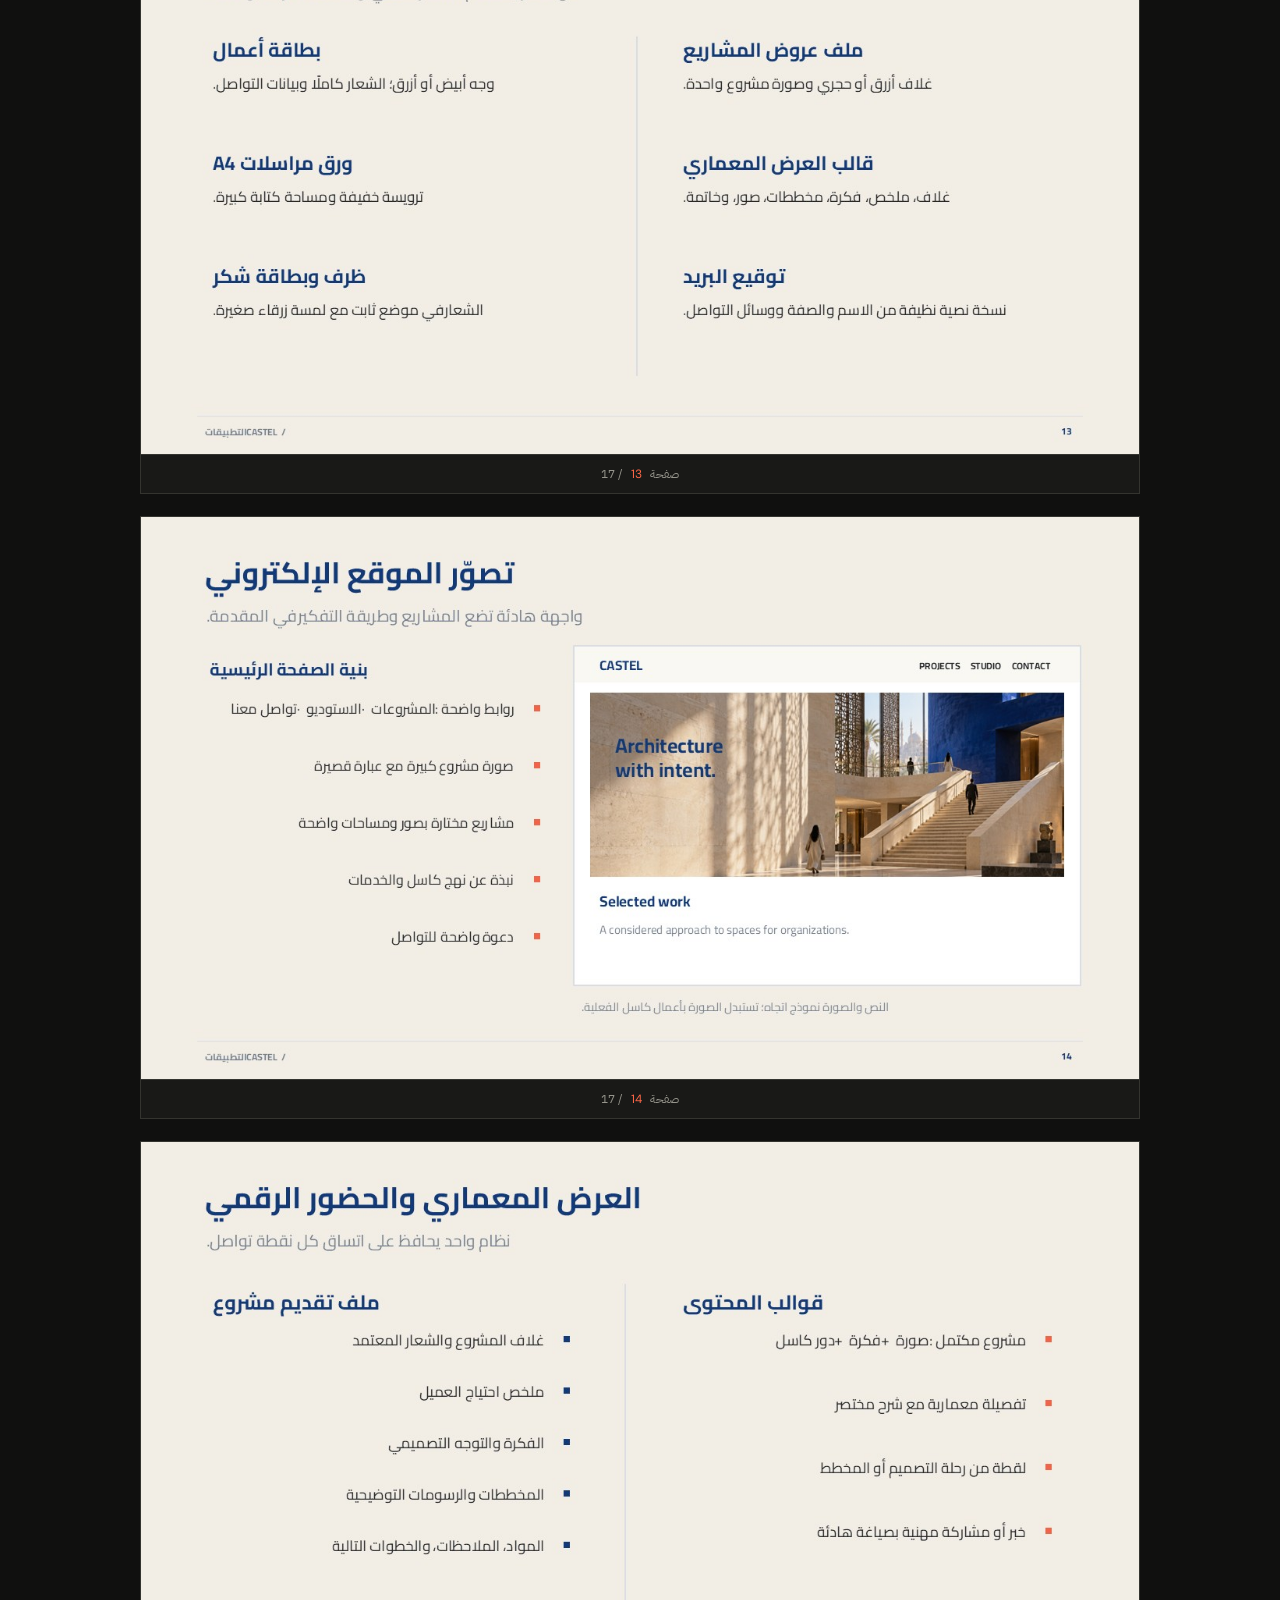
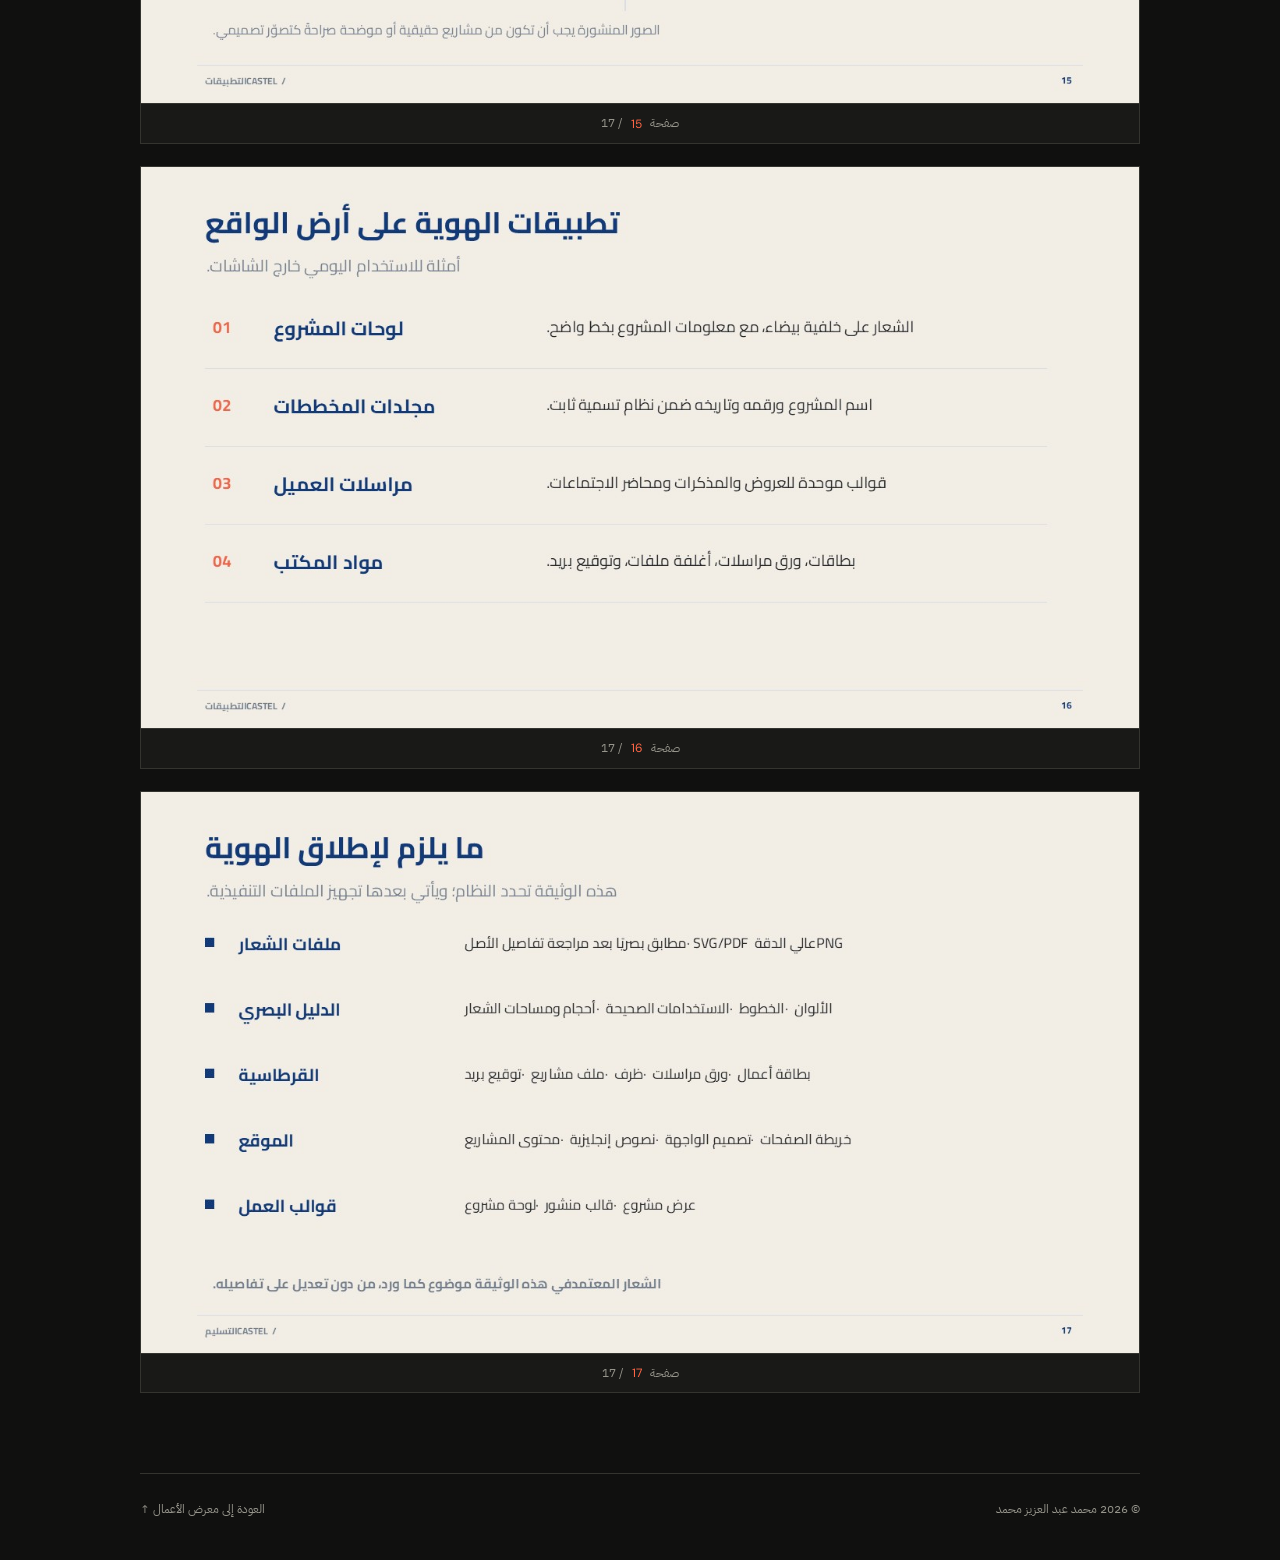
<file: project-01.html>
<!doctype html>
<html lang="ar" dir="rtl">
<head>
  <meta charset="utf-8">
  <meta name="viewport" content="width=device-width, initial-scale=1">
  <meta name="theme-color" content="#10100f">
  <meta name="description" content="عرض صفحات مشروع تصميم من أعمال محمد عبد العزيز محمد.">
  <title>مشروع تصميم — محمد عبد العزيز محمد</title>
  <link rel="preconnect" href="https://fonts.googleapis.com">
  <link rel="preconnect" href="https://fonts.gstatic.com" crossorigin>
  <link href="https://fonts.googleapis.com/css2?family=DM+Sans:wght@400;500;600;700&family=IBM+Plex+Sans+Arabic:wght@400;500;600;700&display=swap" rel="stylesheet">
  <style>
    :root{color-scheme:dark;--bg:#10100f;--panel:#191917;--text:#f2f0e9;--muted:#96958c;--line:#34342f;--accent:#ff6848;--font:"IBM Plex Sans Arabic",sans-serif;--latin:"DM Sans",sans-serif}
    *{box-sizing:border-box}html{scroll-behavior:smooth}body{margin:0;background:var(--bg);color:var(--text);font-family:var(--font);line-height:1.7}.wrap{width:min(1000px,calc(100% - 40px));margin:auto}.topbar{height:76px;display:flex;align-items:center;justify-content:space-between;border-bottom:1px solid var(--line)}a{color:inherit}.back{color:var(--text);text-decoration:none;font-size:14px}.back span{color:var(--accent);margin-inline-start:8px}.brand{font-size:13px;color:var(--muted)}.intro{padding:78px 0 48px}.eyebrow{color:var(--accent);font-size:12px;margin:0 0 14px}.intro h1{font-size:clamp(38px,7vw,70px);line-height:1.25;font-weight:500;margin:0 0 16px}.intro p:last-child{color:var(--muted);max-width:640px;margin:0}.gallery{display:grid;gap:22px;padding-bottom:80px}.slide{margin:0;background:var(--panel);border:1px solid var(--line);overflow:hidden}.slide img{width:100%;height:auto;display:block}.slide figcaption{display:flex;gap:8px;align-items:center;justify-content:center;border-top:1px solid var(--line);padding:9px;color:var(--muted);font-size:12px}.slide figcaption b{font:12px var(--latin);color:var(--accent)}.footer{border-top:1px solid var(--line);padding:25px 0 40px;display:flex;justify-content:space-between;gap:20px;color:var(--muted);font-size:12px}.footer a{text-decoration:none}.footer a:hover{color:var(--accent)}@media(max-width:600px){.wrap{width:calc(100% - 28px)}.topbar{height:64px}.intro{padding:52px 0 30px}.gallery{gap:14px}.footer{flex-direction:column}}
  </style>
</head>
<body>
  <header class="topbar wrap"><a class="back" href="index.html#work"><span>↙</span> العودة إلى الأعمال</a><span class="brand">محمد عبد العزيز محمد</span></header>
  <main class="wrap">
    <section class="intro"><p class="eyebrow">دراسة مشروع · 17 صفحة</p><h1>مشروع تصميم</h1><p>استعرض صفحات المشروع كاملة بالترتيب. يمكن تعديل اسم المشروع والوصف لاحقًا ليتوافقا مع تفاصيل العمل.</p></section>
    <section class="gallery" aria-label="صفحات المشروع">
      <figure class="slide" id="slide-01"><img src="شريحة1.JPG" alt="صفحة 1 من المشروع" loading="lazy"><figcaption><span>صفحة</span><b>01</b><span>/ 17</span></figcaption></figure>
      <figure class="slide" id="slide-02"><img src="شريحة2.JPG" alt="صفحة 2 من المشروع" loading="lazy"><figcaption><span>صفحة</span><b>02</b><span>/ 17</span></figcaption></figure>
      <figure class="slide" id="slide-03"><img src="شريحة3.JPG" alt="صفحة 3 من المشروع" loading="lazy"><figcaption><span>صفحة</span><b>03</b><span>/ 17</span></figcaption></figure>
      <figure class="slide" id="slide-04"><img src="شريحة4.JPG" alt="صفحة 4 من المشروع" loading="lazy"><figcaption><span>صفحة</span><b>04</b><span>/ 17</span></figcaption></figure>
      <figure class="slide" id="slide-05"><img src="شريحة5.JPG" alt="صفحة 5 من المشروع" loading="lazy"><figcaption><span>صفحة</span><b>05</b><span>/ 17</span></figcaption></figure>
      <figure class="slide" id="slide-06"><img src="شريحة6.JPG" alt="صفحة 6 من المشروع" loading="lazy"><figcaption><span>صفحة</span><b>06</b><span>/ 17</span></figcaption></figure>
      <figure class="slide" id="slide-07"><img src="شريحة7.JPG" alt="صفحة 7 من المشروع" loading="lazy"><figcaption><span>صفحة</span><b>07</b><span>/ 17</span></figcaption></figure>
      <figure class="slide" id="slide-08"><img src="شريحة8.JPG" alt="صفحة 8 من المشروع" loading="lazy"><figcaption><span>صفحة</span><b>08</b><span>/ 17</span></figcaption></figure>
      <figure class="slide" id="slide-09"><img src="شريحة9.JPG" alt="صفحة 9 من المشروع" loading="lazy"><figcaption><span>صفحة</span><b>09</b><span>/ 17</span></figcaption></figure>
      <figure class="slide" id="slide-10"><img src="شريحة10.JPG" alt="صفحة 10 من المشروع" loading="lazy"><figcaption><span>صفحة</span><b>10</b><span>/ 17</span></figcaption></figure>
      <figure class="slide" id="slide-11"><img src="شريحة11.JPG" alt="صفحة 11 من المشروع" loading="lazy"><figcaption><span>صفحة</span><b>11</b><span>/ 17</span></figcaption></figure>
      <figure class="slide" id="slide-12"><img src="شريحة12.JPG" alt="صفحة 12 من المشروع" loading="lazy"><figcaption><span>صفحة</span><b>12</b><span>/ 17</span></figcaption></figure>
      <figure class="slide" id="slide-13"><img src="شريحة13.JPG" alt="صفحة 13 من المشروع" loading="lazy"><figcaption><span>صفحة</span><b>13</b><span>/ 17</span></figcaption></figure>
      <figure class="slide" id="slide-14"><img src="شريحة14.JPG" alt="صفحة 14 من المشروع" loading="lazy"><figcaption><span>صفحة</span><b>14</b><span>/ 17</span></figcaption></figure>
      <figure class="slide" id="slide-15"><img src="شريحة15.JPG" alt="صفحة 15 من المشروع" loading="lazy"><figcaption><span>صفحة</span><b>15</b><span>/ 17</span></figcaption></figure>
      <figure class="slide" id="slide-16"><img src="شريحة16.JPG" alt="صفحة 16 من المشروع" loading="lazy"><figcaption><span>صفحة</span><b>16</b><span>/ 17</span></figcaption></figure>
      <figure class="slide" id="slide-17"><img src="شريحة17.JPG" alt="صفحة 17 من المشروع" loading="lazy"><figcaption><span>صفحة</span><b>17</b><span>/ 17</span></figcaption></figure>
    </section>
  </main>
  <footer class="footer wrap"><span>© 2026 محمد عبد العزيز محمد</span><a href="index.html#work">العودة إلى معرض الأعمال ↑</a></footer>
</body>
</html>
</file>
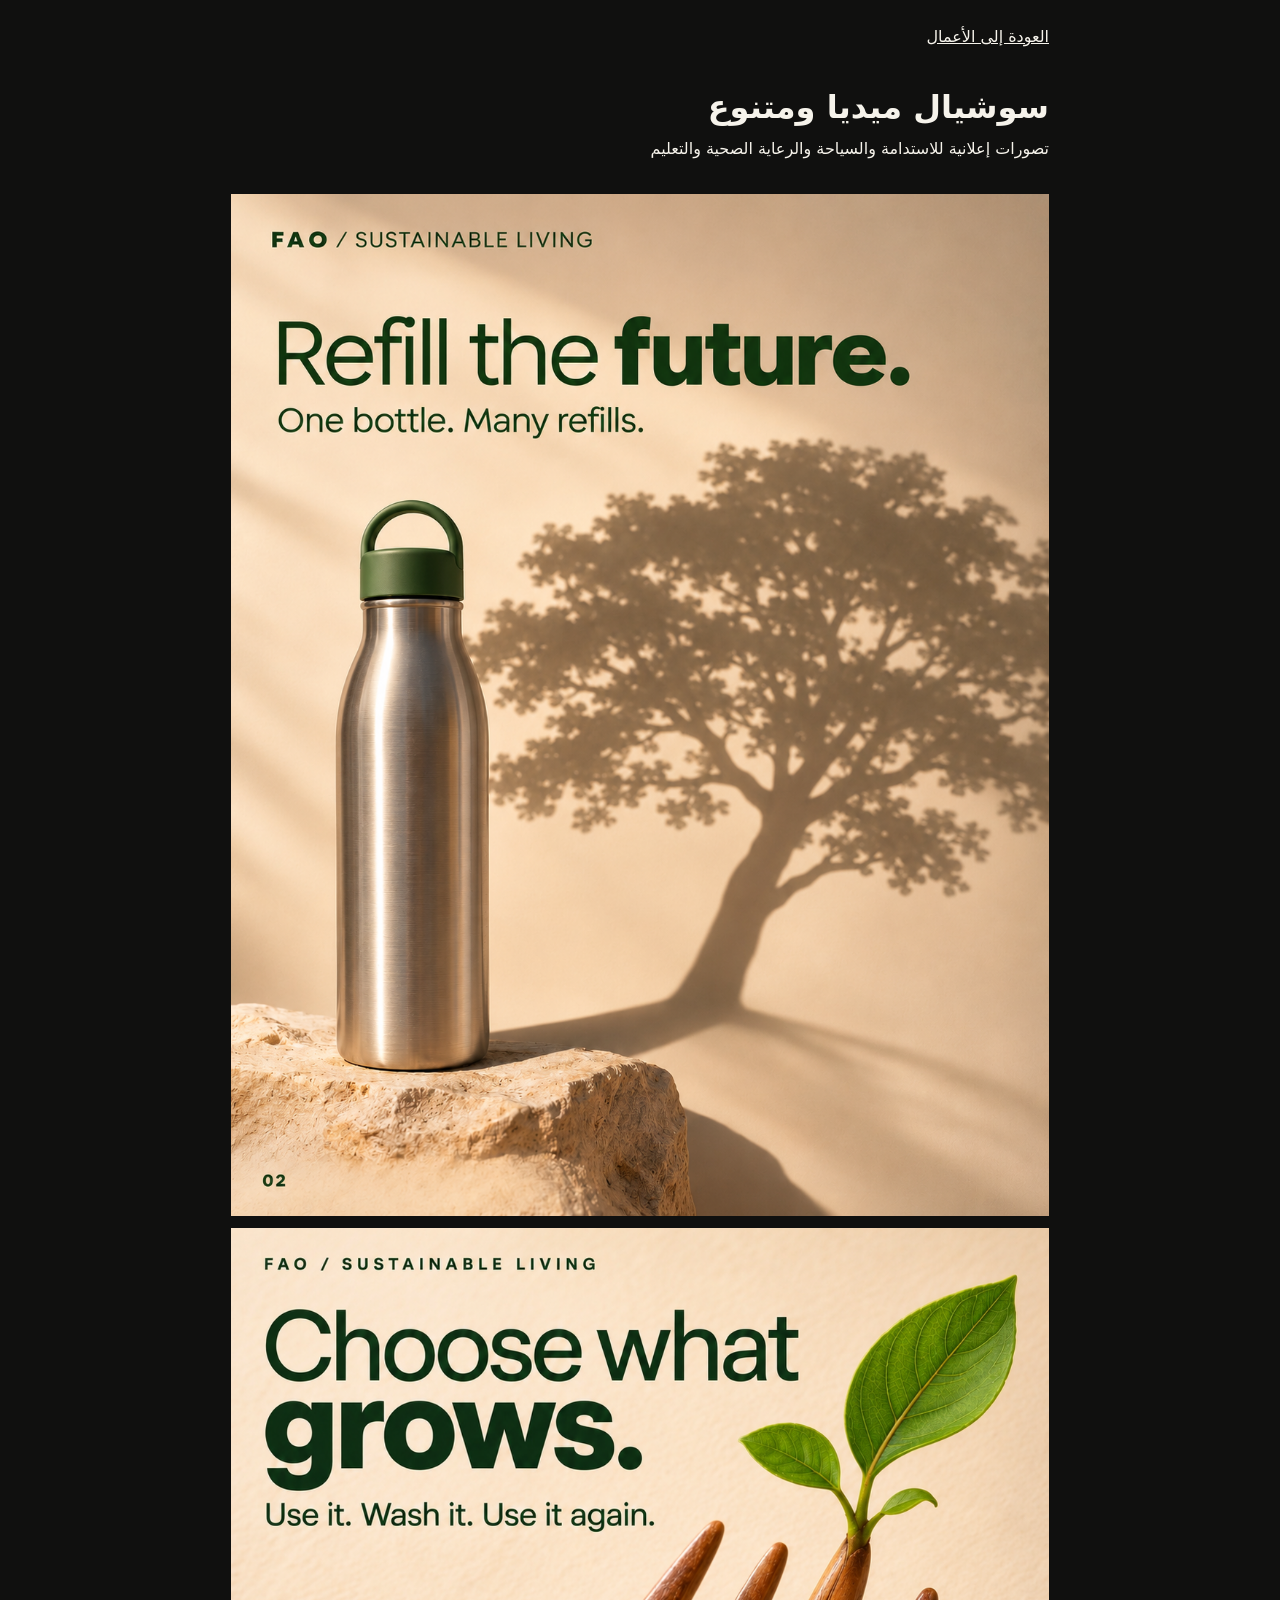
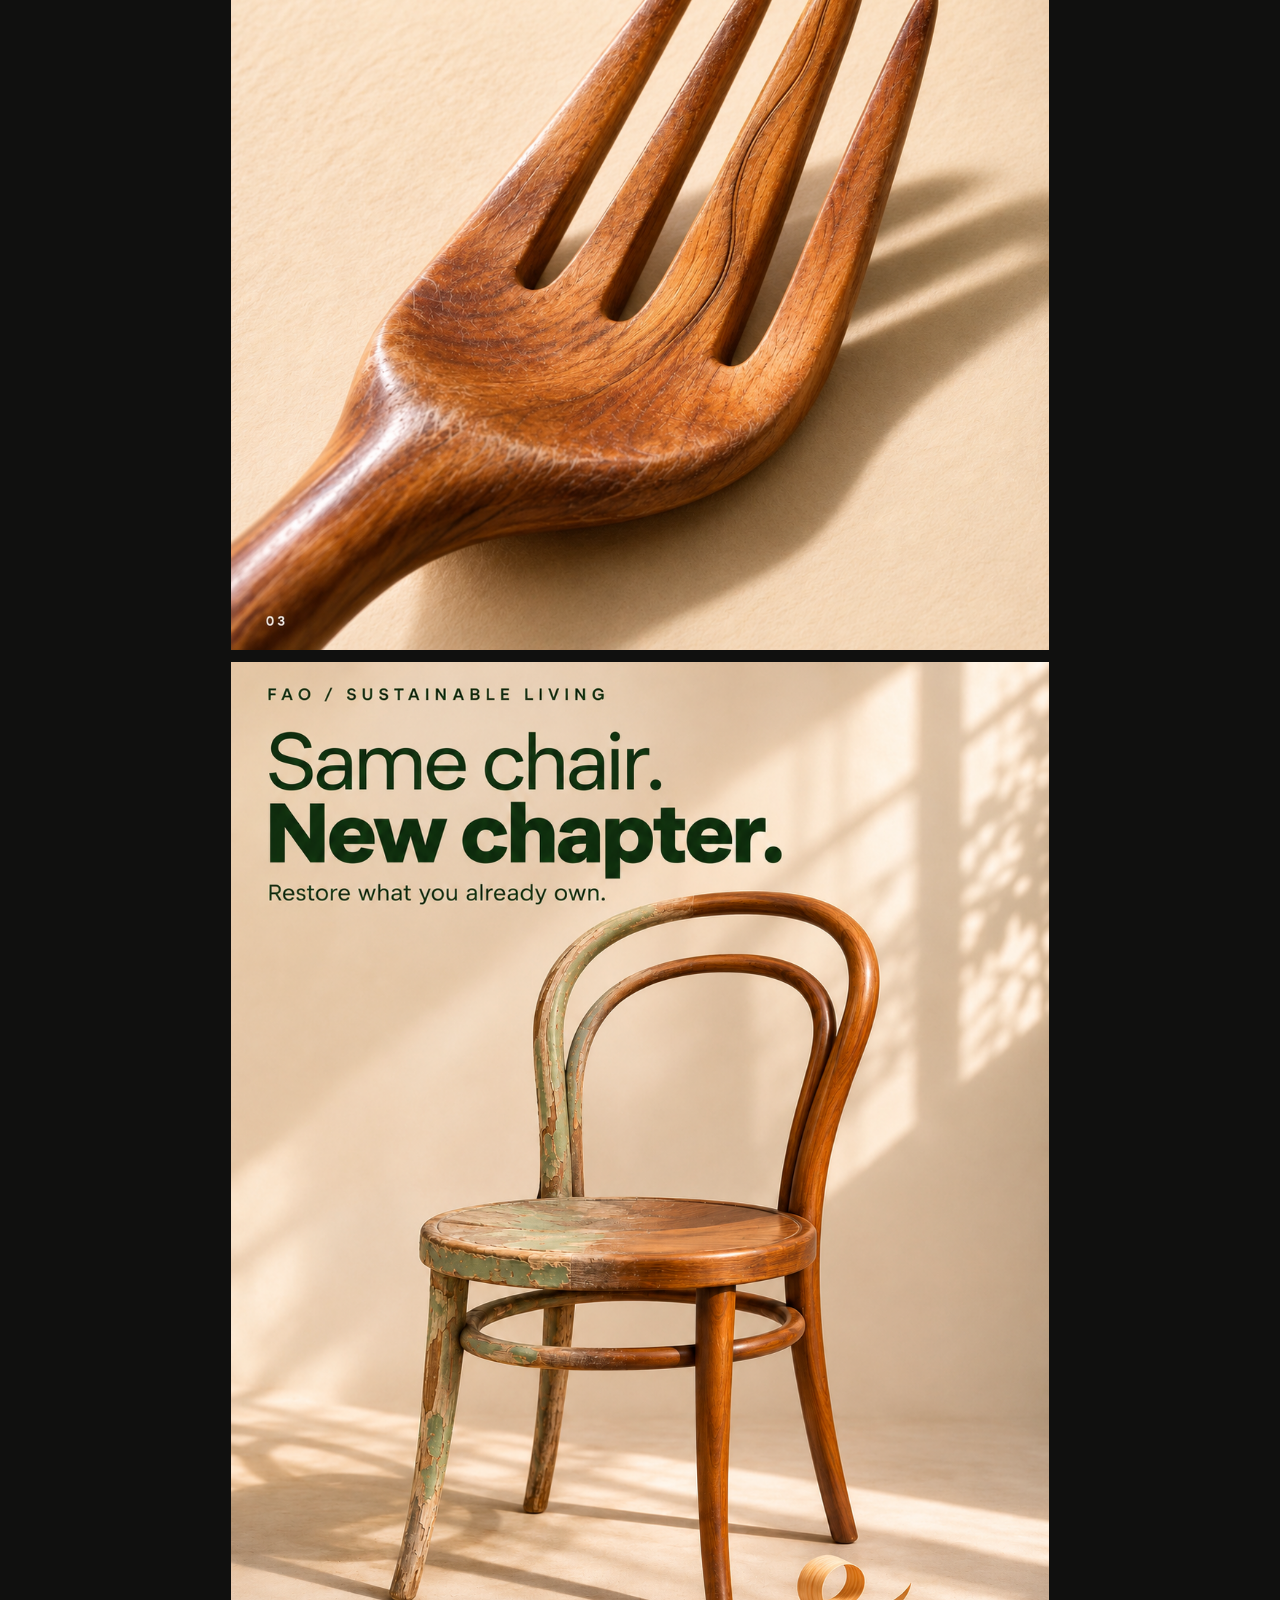
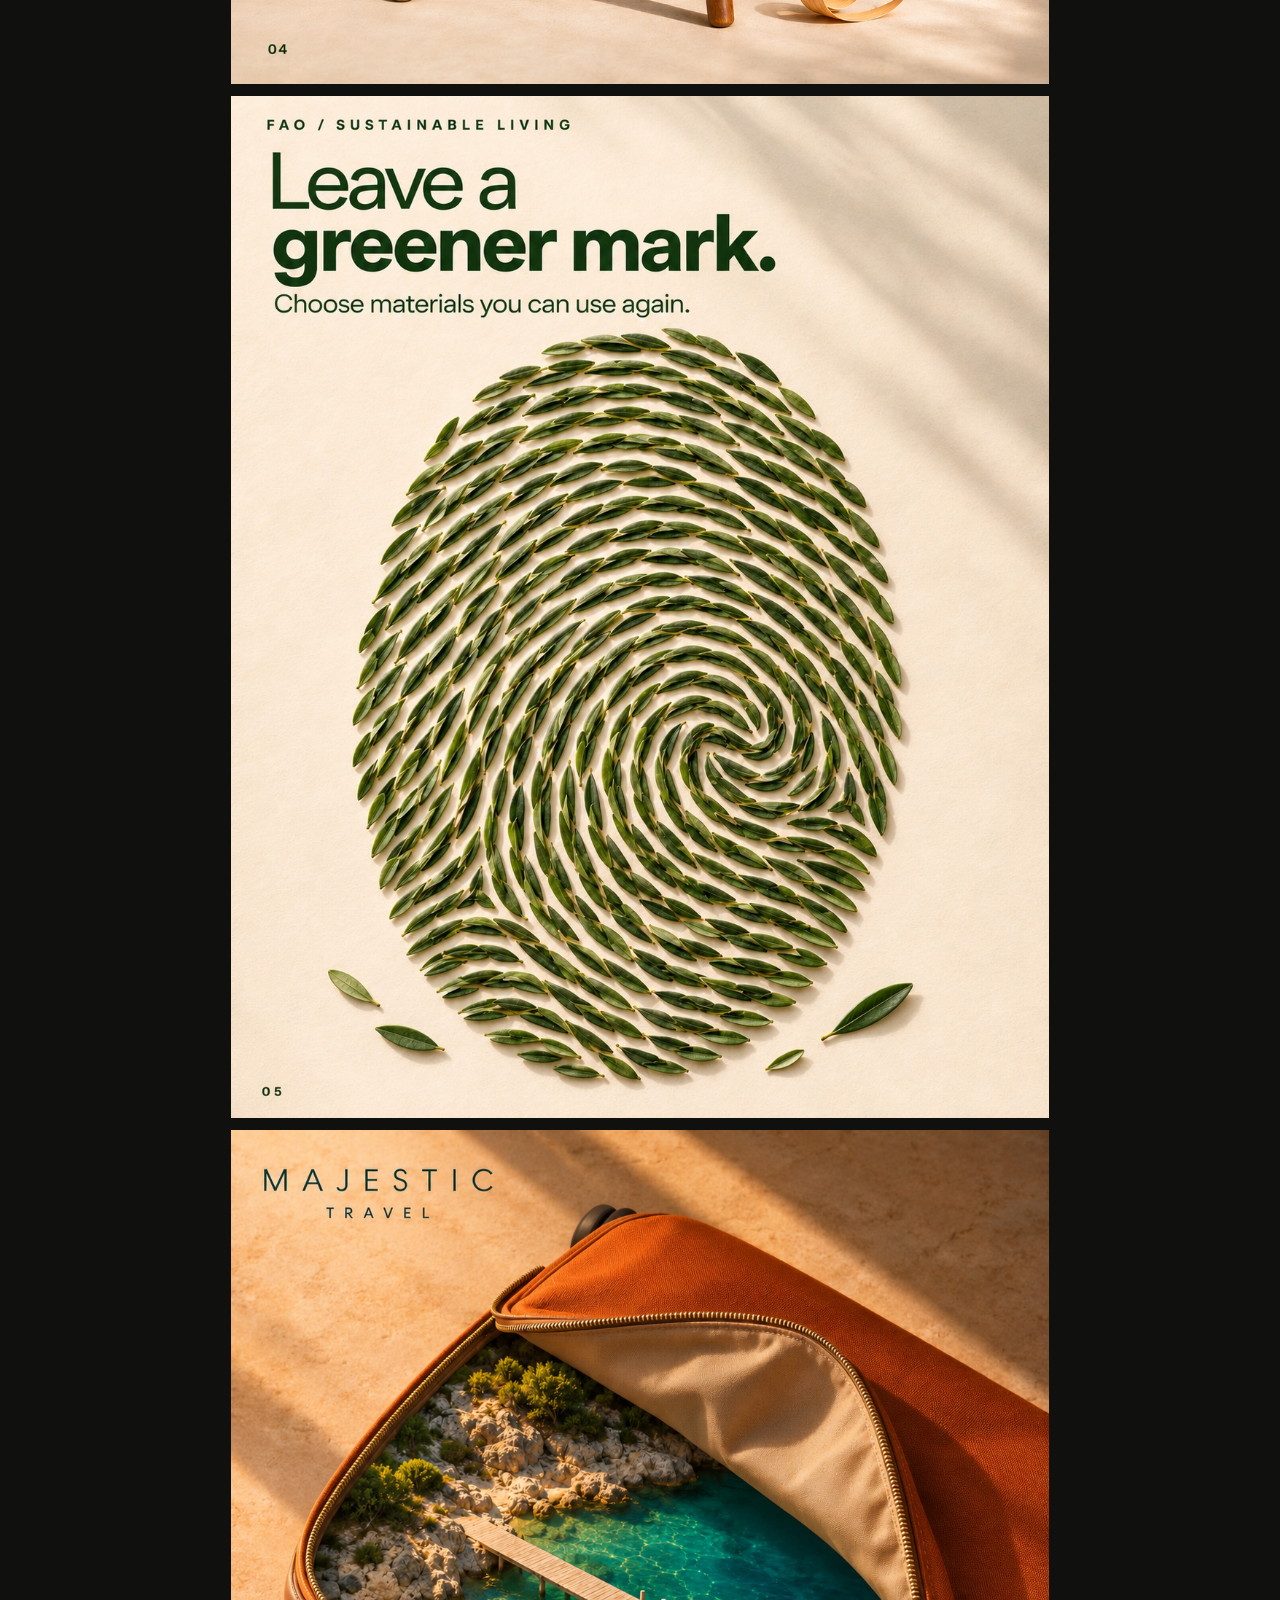
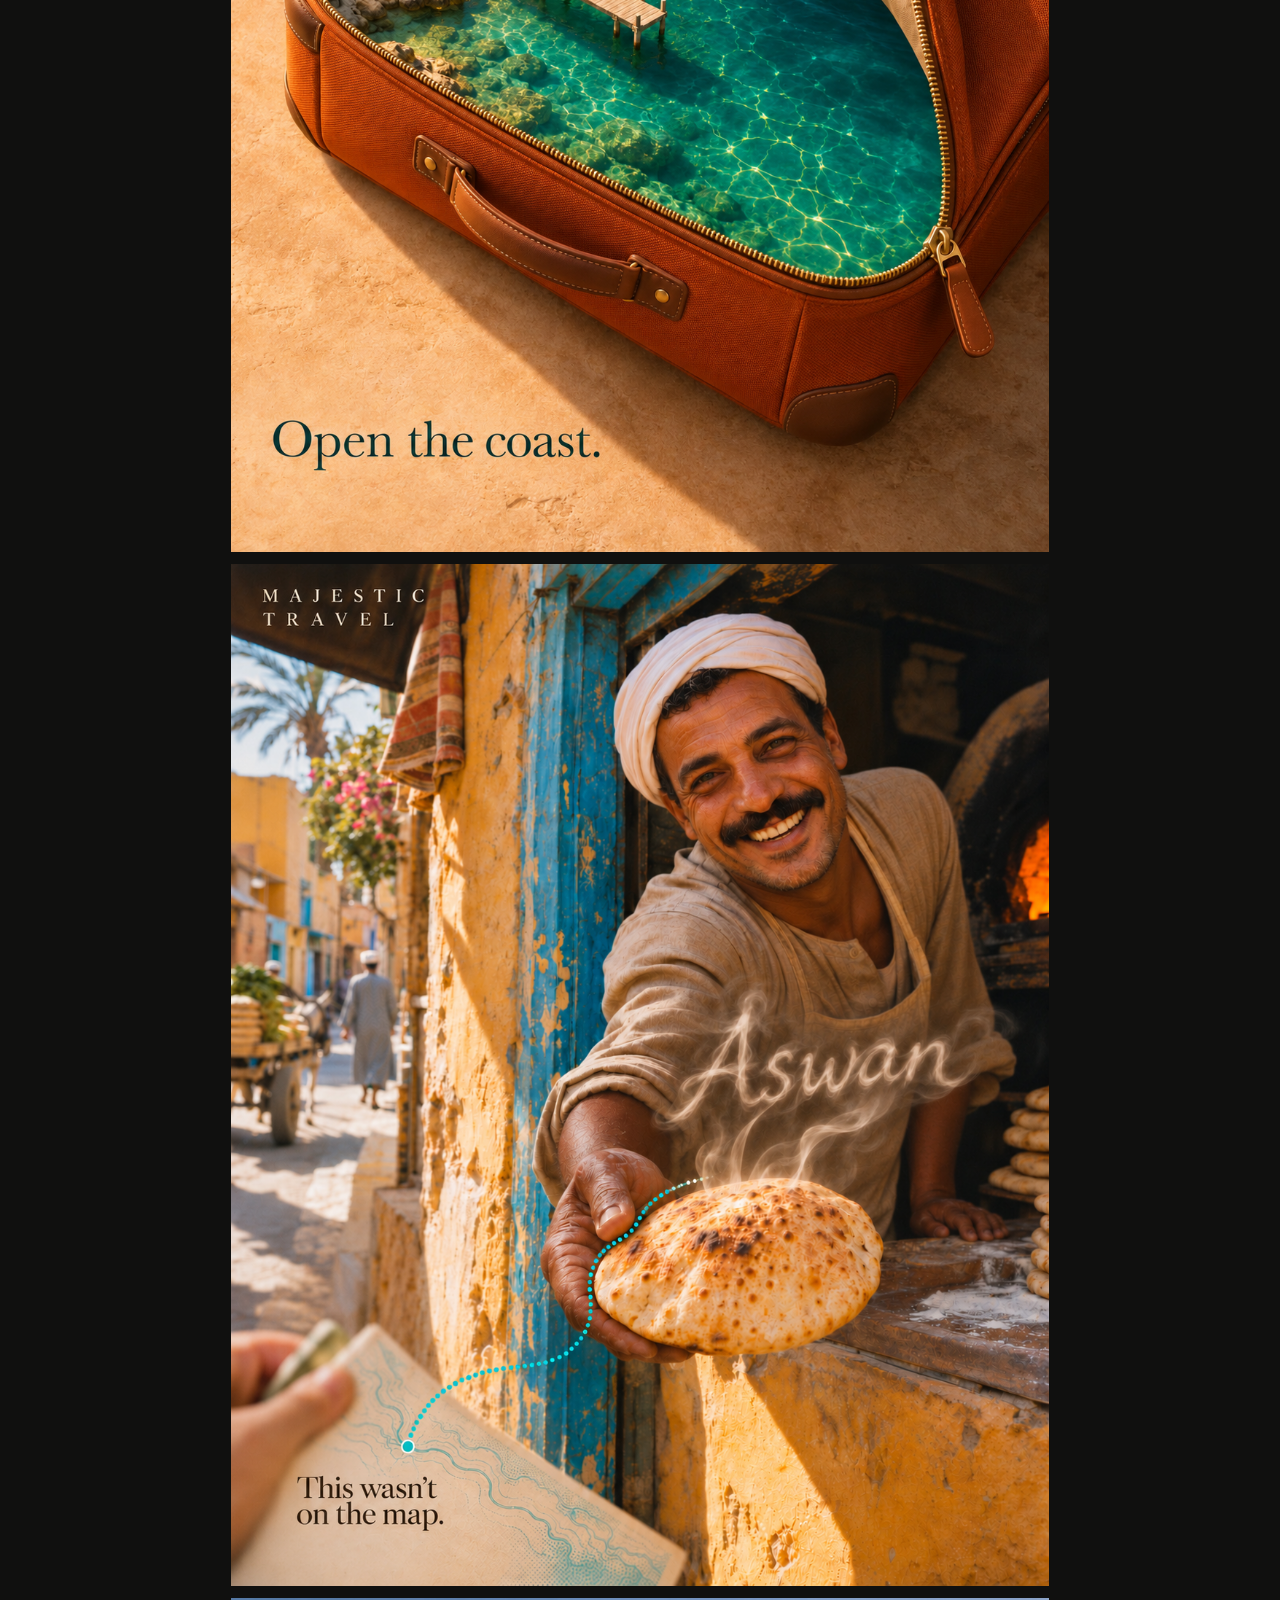
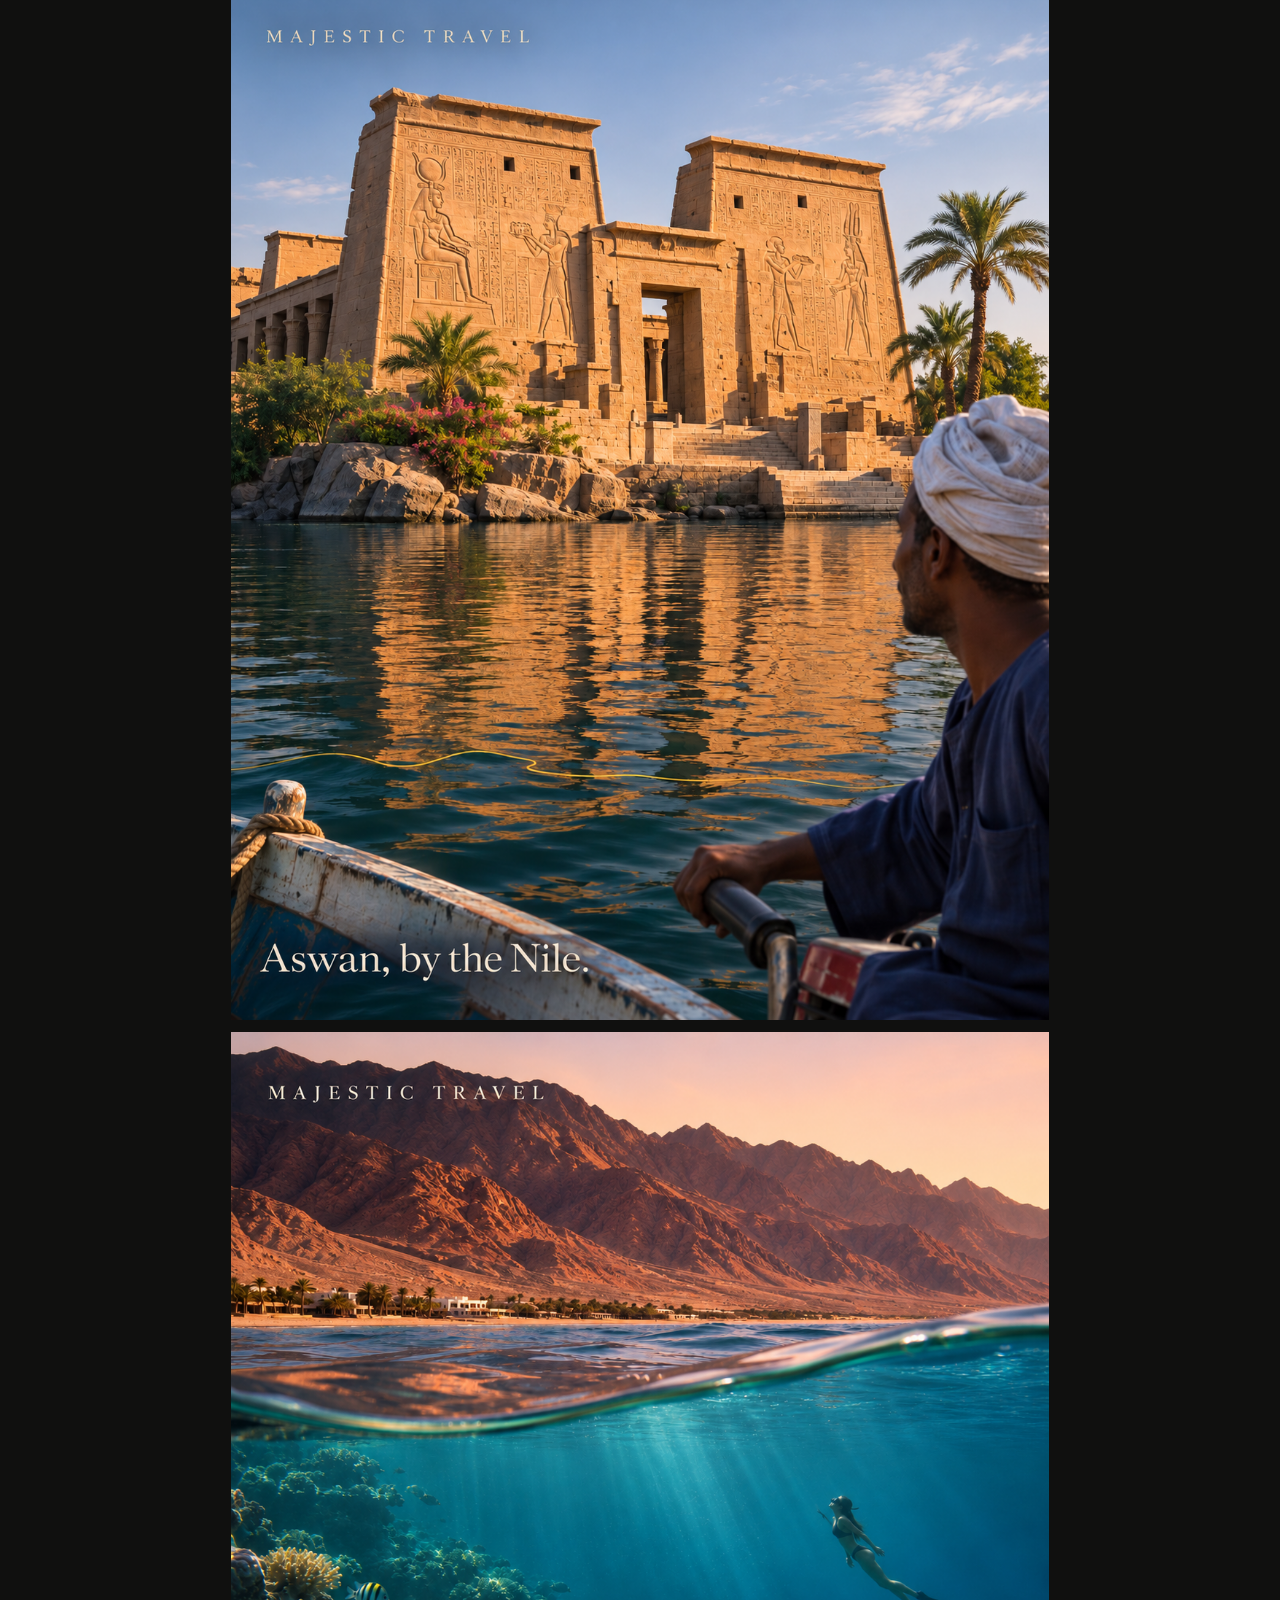
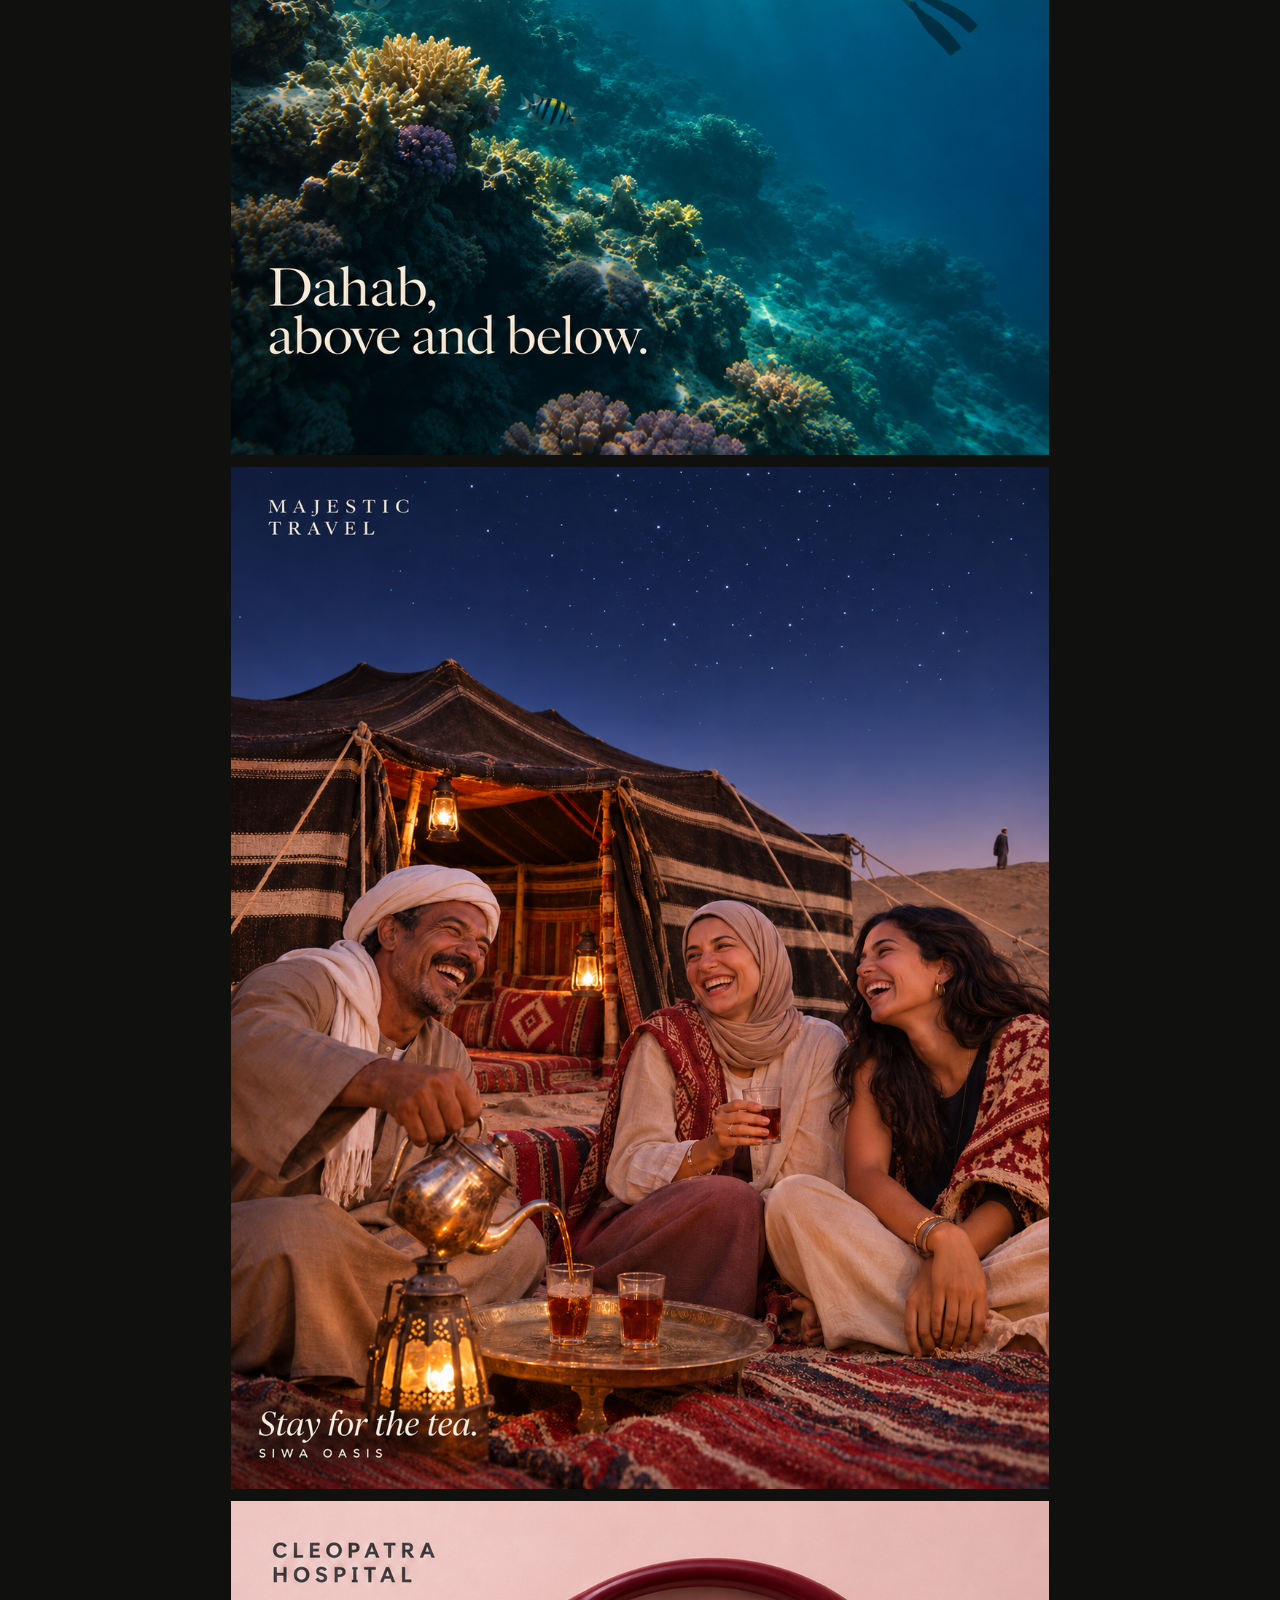
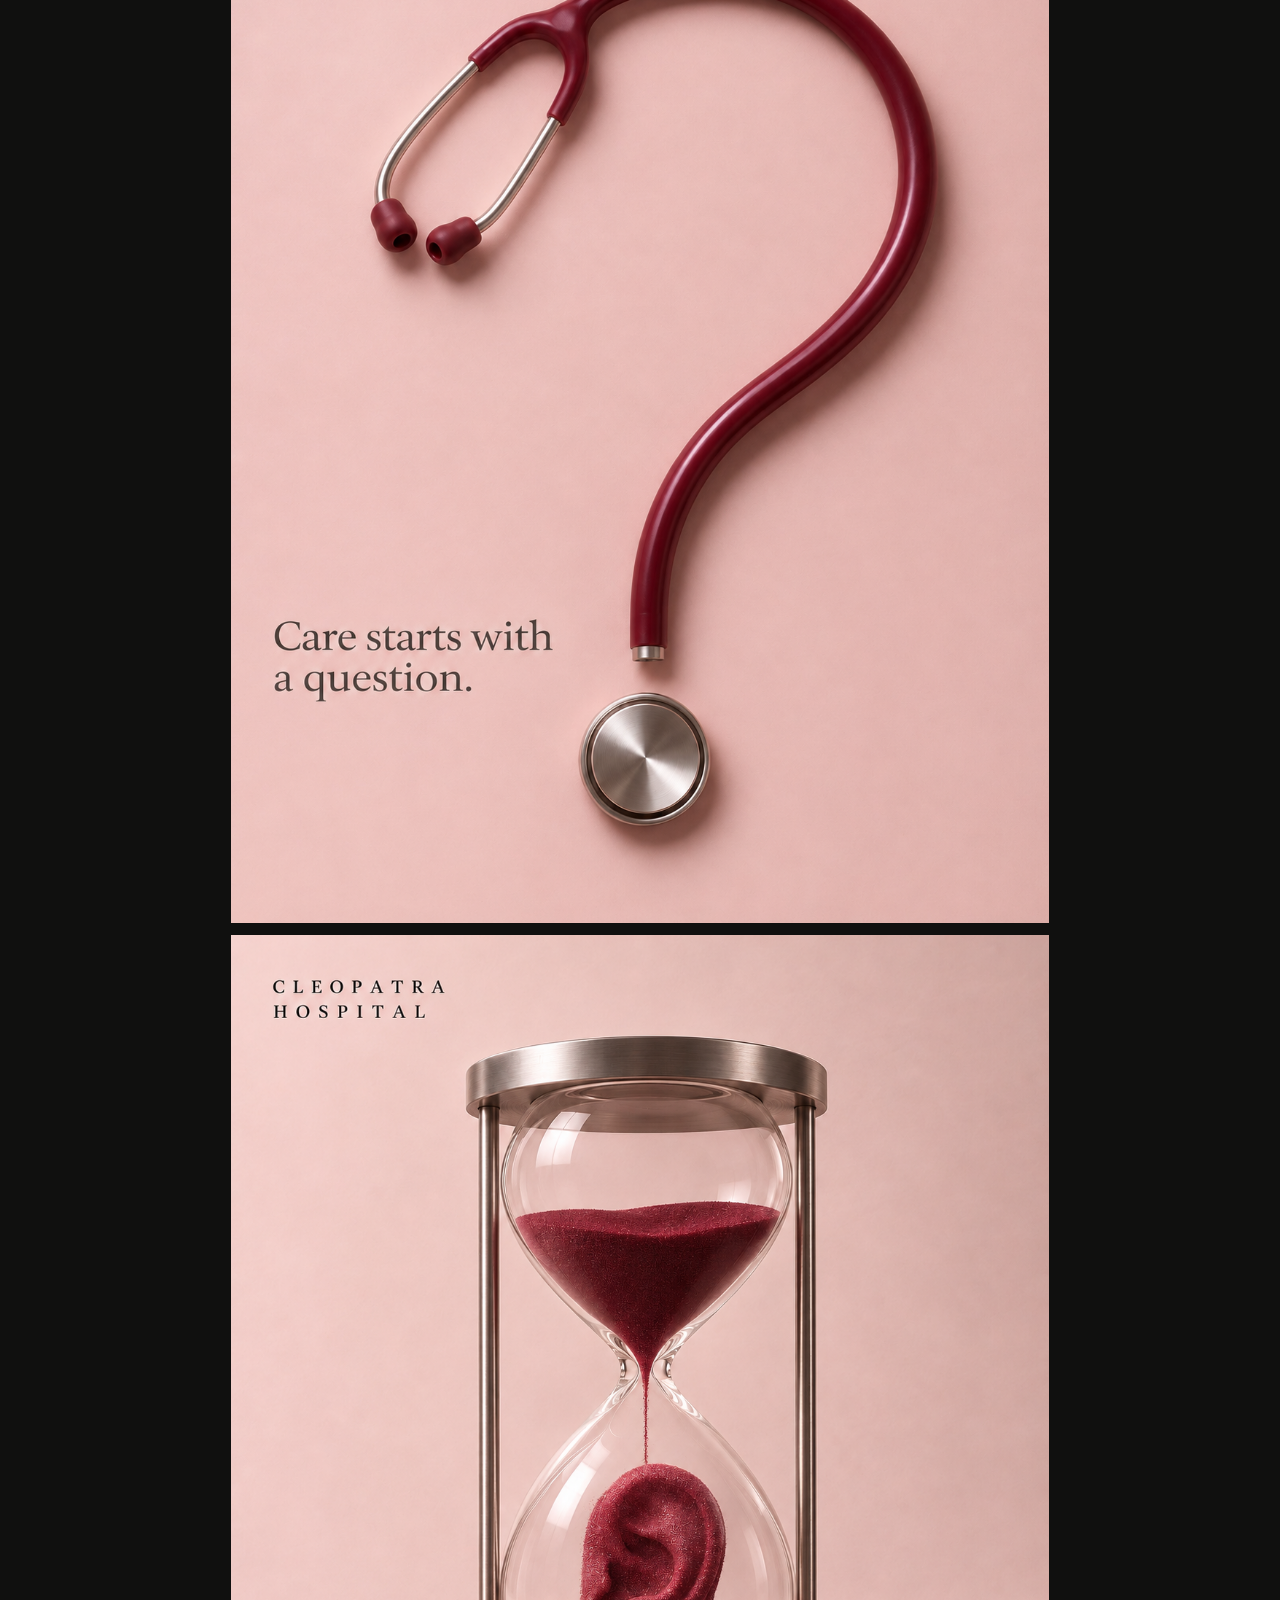
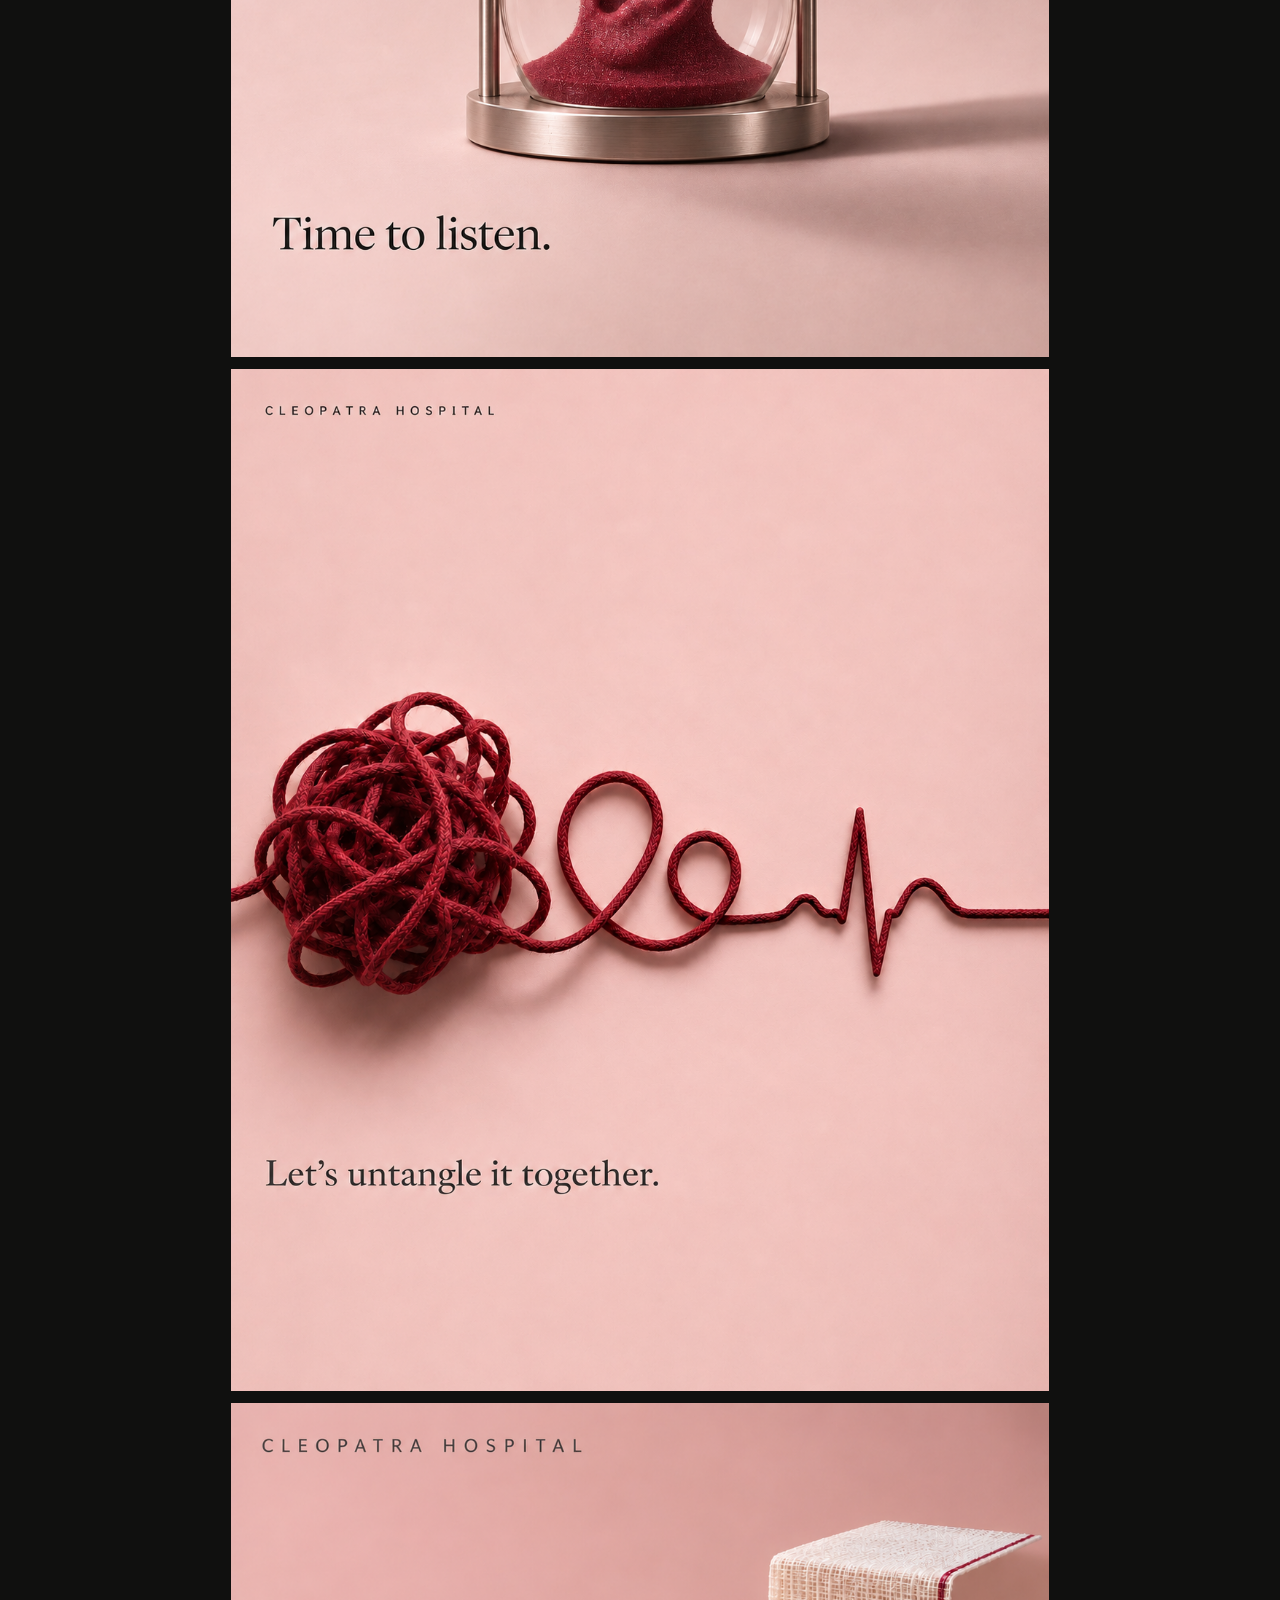
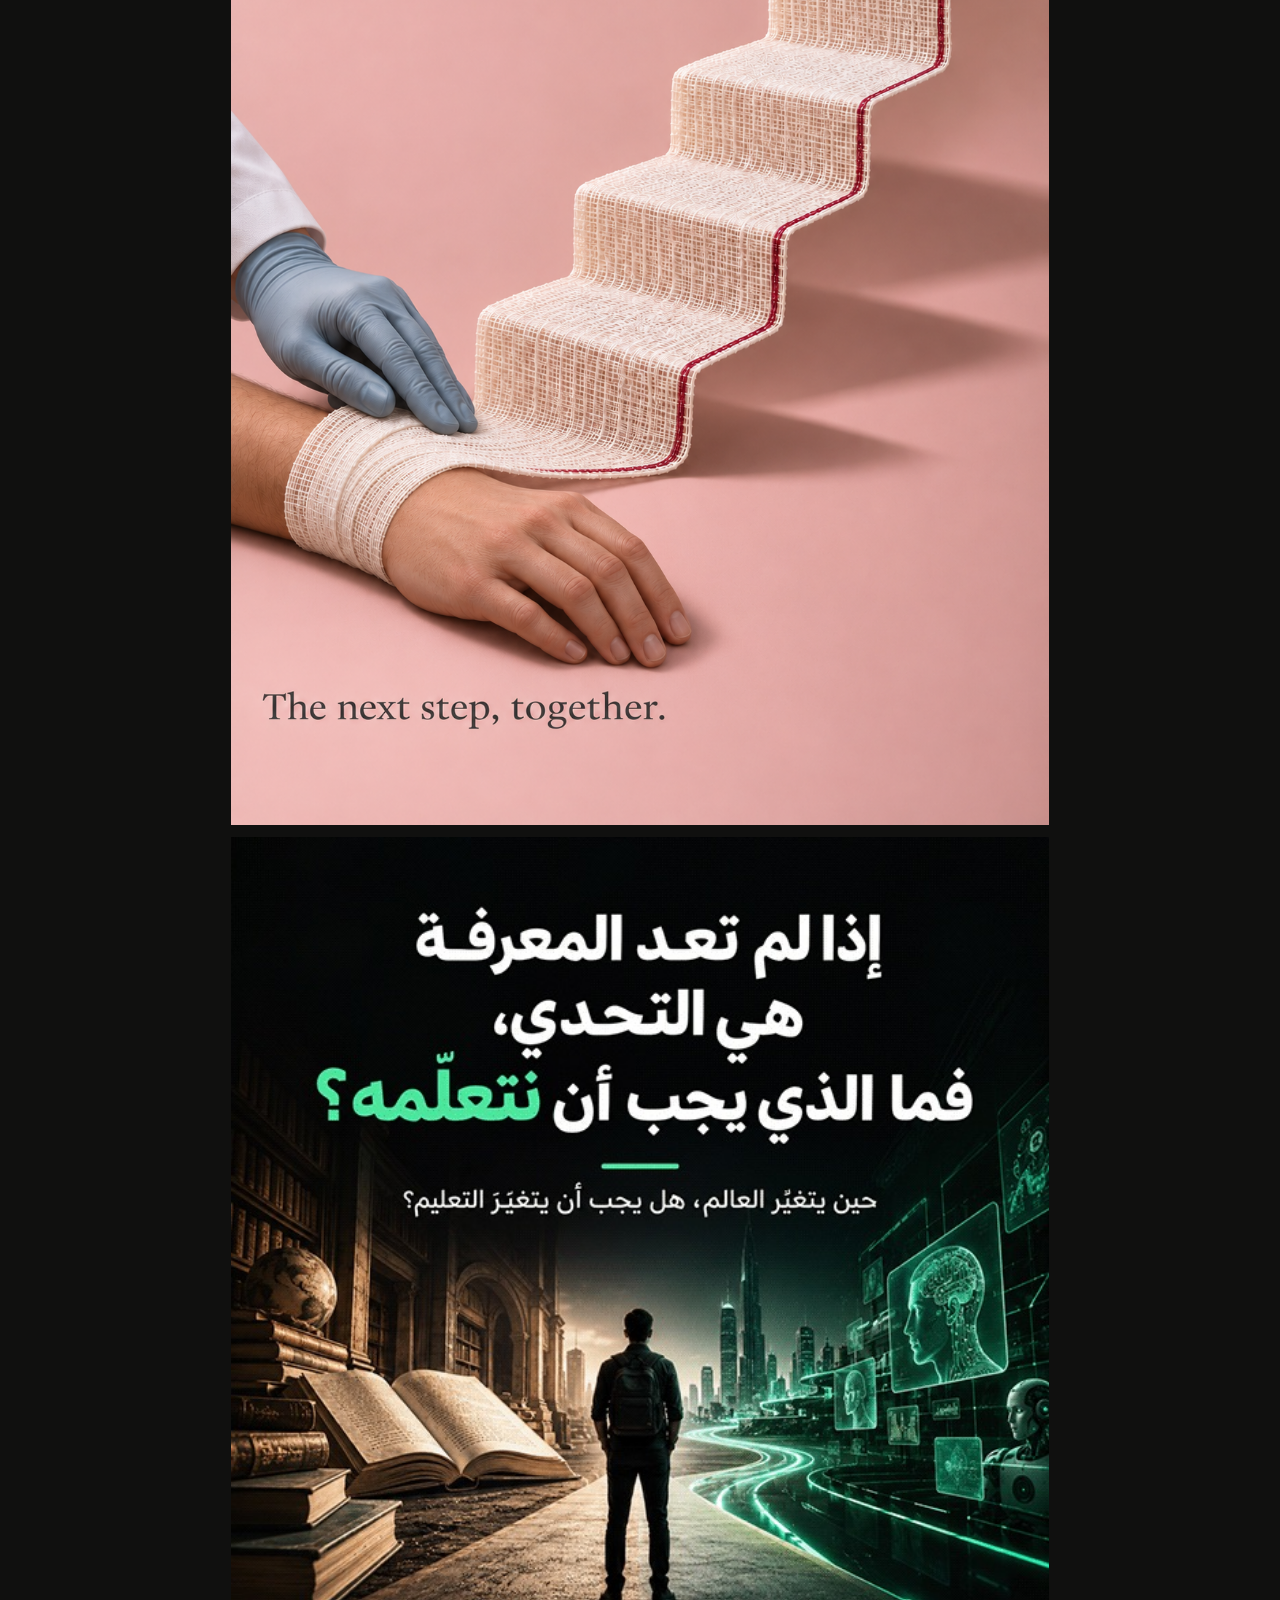
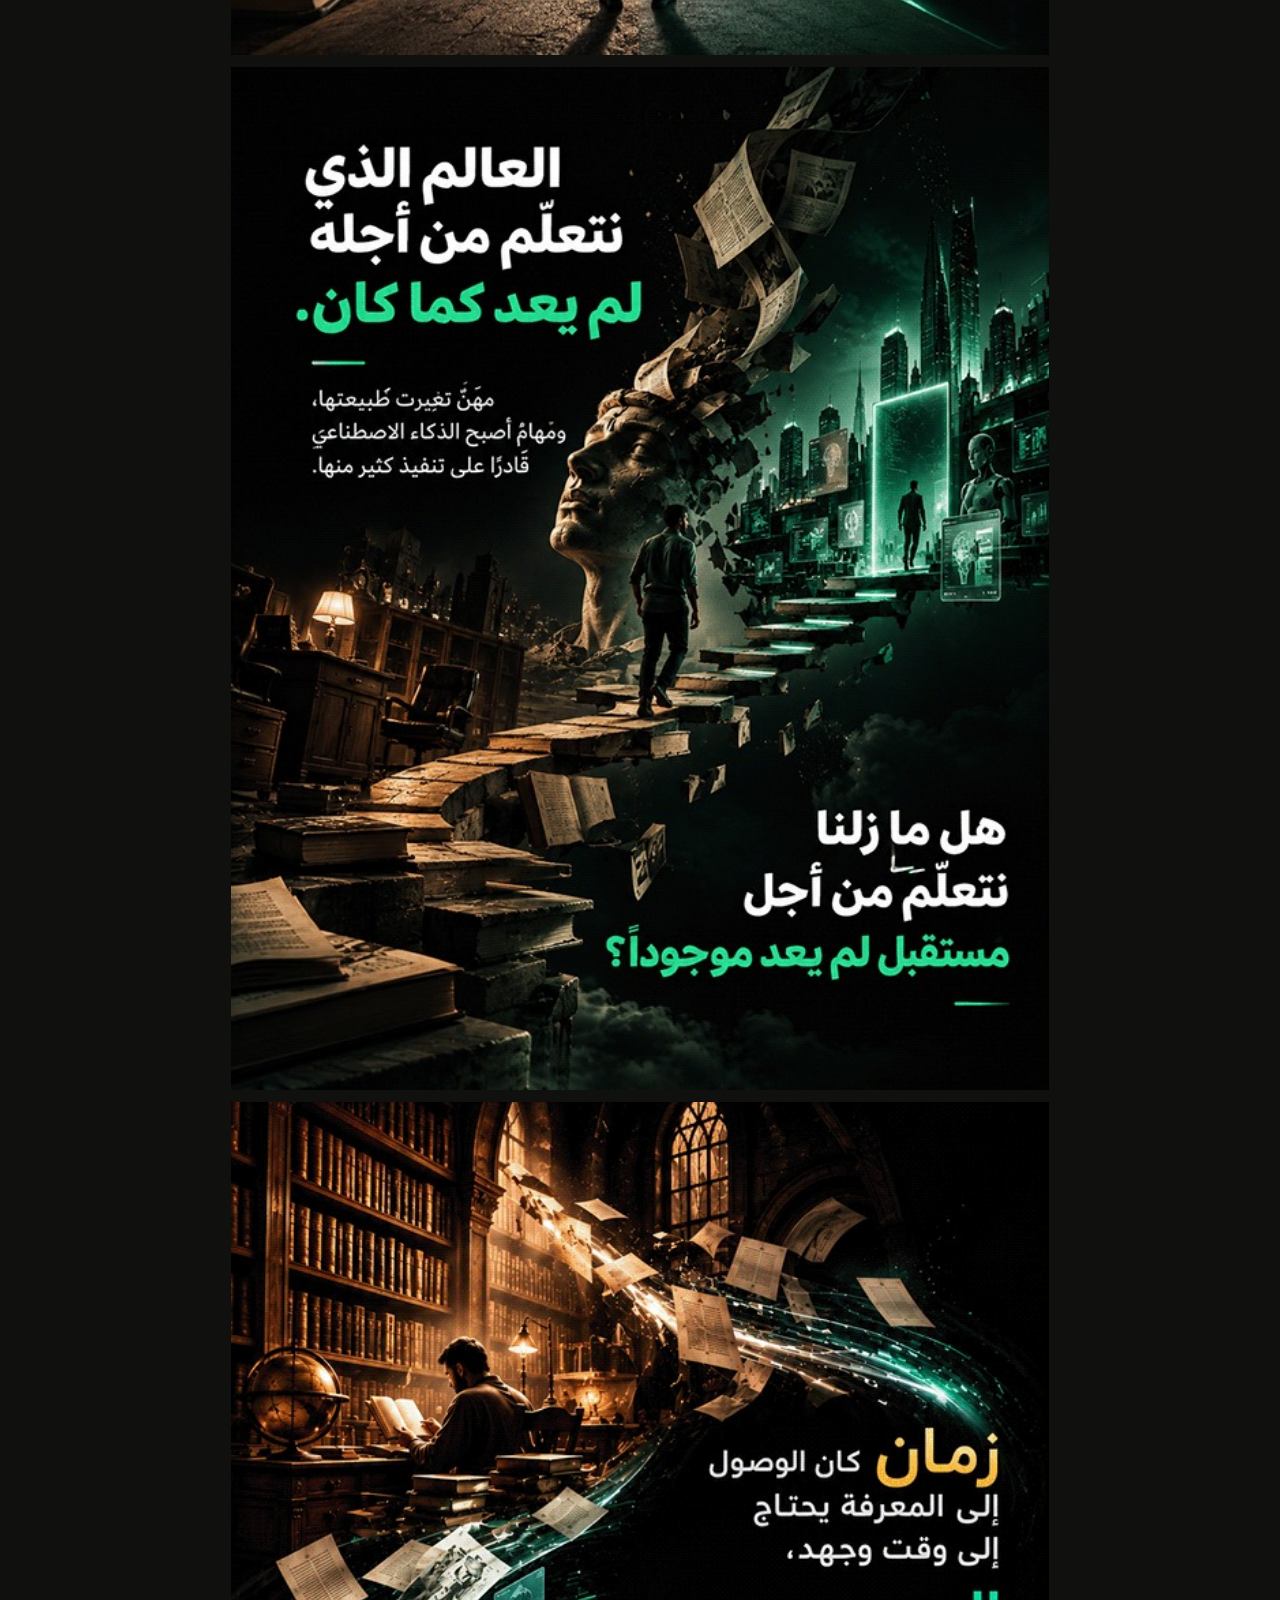
<file: social-media.html>
<!doctype html><html lang="ar" dir="rtl"><meta charset="utf-8"><meta name="viewport" content="width=device-width,initial-scale=1"><title>سوشيال ميديا ومتنوع | محمد عبد العزيز محمد</title><style>*{box-sizing:border-box}body{margin:0;background:#10100f;color:#f6f3eb;font:1rem/1.6 system-ui,sans-serif}main{max-width:850px;margin:auto;padding:24px 16px}a{color:inherit}h1{margin:1em 0 .1em}p{margin:0 0 2em}img{display:block;width:100%;height:auto;margin-bottom:12px}</style><main><a href="index.html#social-media">العودة إلى الأعمال</a><h1>سوشيال ميديا ومتنوع</h1><p>تصورات إعلانية للاستدامة والسياحة والرعاية الصحية والتعليم</p><img src="social/fao0.png" alt="زجاجة قابلة لإعادة التعبئة" width="1122" height="1402" loading="eager"><img src="social/fao1.png" alt="شوكة خشبية تنبت أوراقًا" width="1122" height="1402" loading="lazy"><img src="social/fao2.png" alt="تجديد الكرسي الخشبي" width="1122" height="1402" loading="lazy"><img src="social/fao3.png" alt="بصمة أوراق الزيتون" width="1122" height="1402" loading="lazy"><img src="social/mj0.png" alt="حقيبة السفر والساحل" width="1122" height="1402" loading="lazy"><img src="social/mj1.png" alt="خباز أسوان" width="1122" height="1402" loading="lazy"><img src="social/mj2.png" alt="أسوان على النيل" width="1122" height="1402" loading="lazy"><img src="social/mj3.png" alt="دهب فوق الماء وتحته" width="1122" height="1402" loading="lazy"><img src="social/mj4.png" alt="شاي في سيوة" width="1122" height="1402" loading="lazy"><img id="cleopatra" src="social/cleopatra-1.png" alt="سماعة طبية على شكل علامة استفهام" width="1122" height="1402" loading="lazy"><img src="social/cleopatra-2.png" alt="ساعة رملية يتشكل فيها الرمل على هيئة أذن" width="1122" height="1402" loading="lazy"><img src="social/cleopatra-3.png" alt="خيط متشابك يتحول إلى رسم نبض" width="1122" height="1402" loading="lazy"><img src="social/cleopatra-4.png" alt="ضمادة تتحول إلى درجات سلم" width="1122" height="1402" loading="lazy"><img id="education" src="social/education-1.jpg" alt="إذا لم تعد المعرفة هي التحدي، فما الذي يجب أن نتعلّمه؟" width="600" height="600" loading="lazy"><img src="social/education-2.jpg" alt="العالم الذي نتعلّم من أجله لم يعد كما كان" width="600" height="750" loading="lazy"><img src="social/education-3.jpg" alt="الوصول إلى المعرفة زمان واليوم" width="600" height="900" loading="lazy"></main></html>
</file>
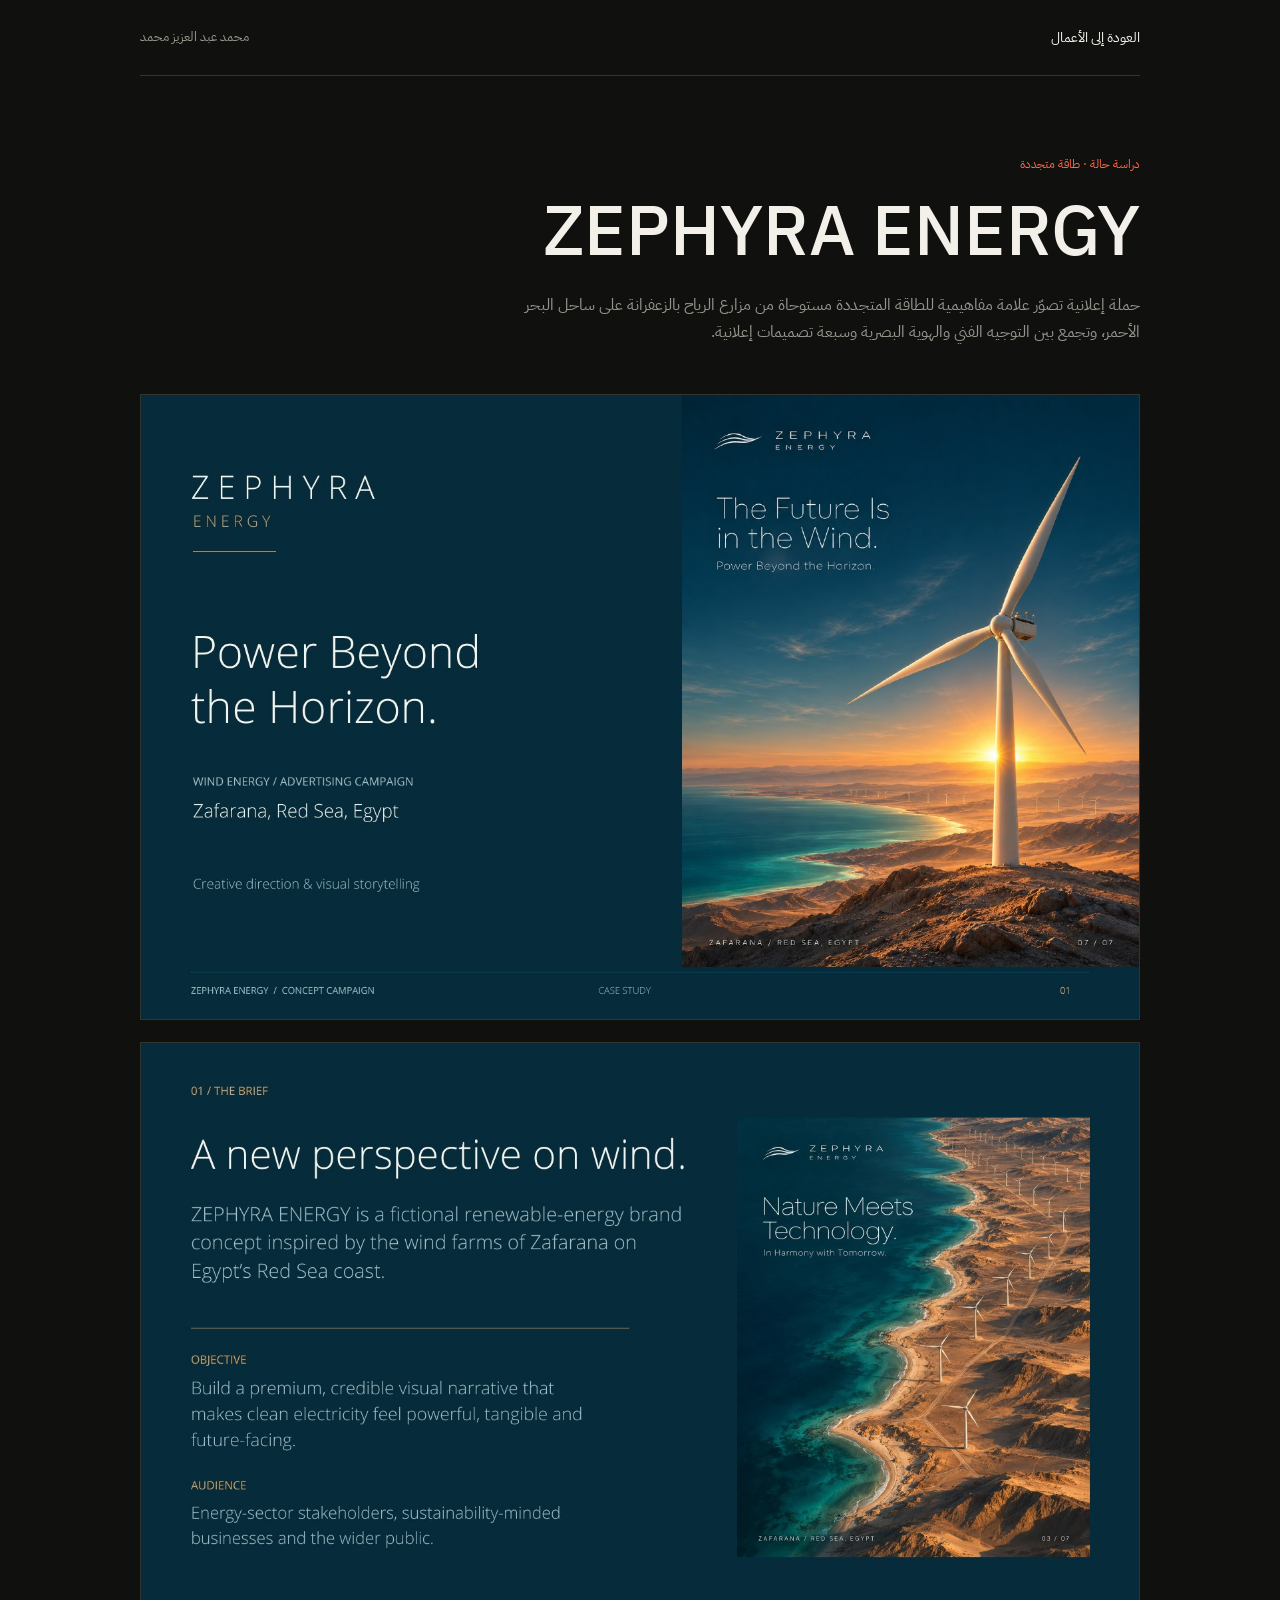
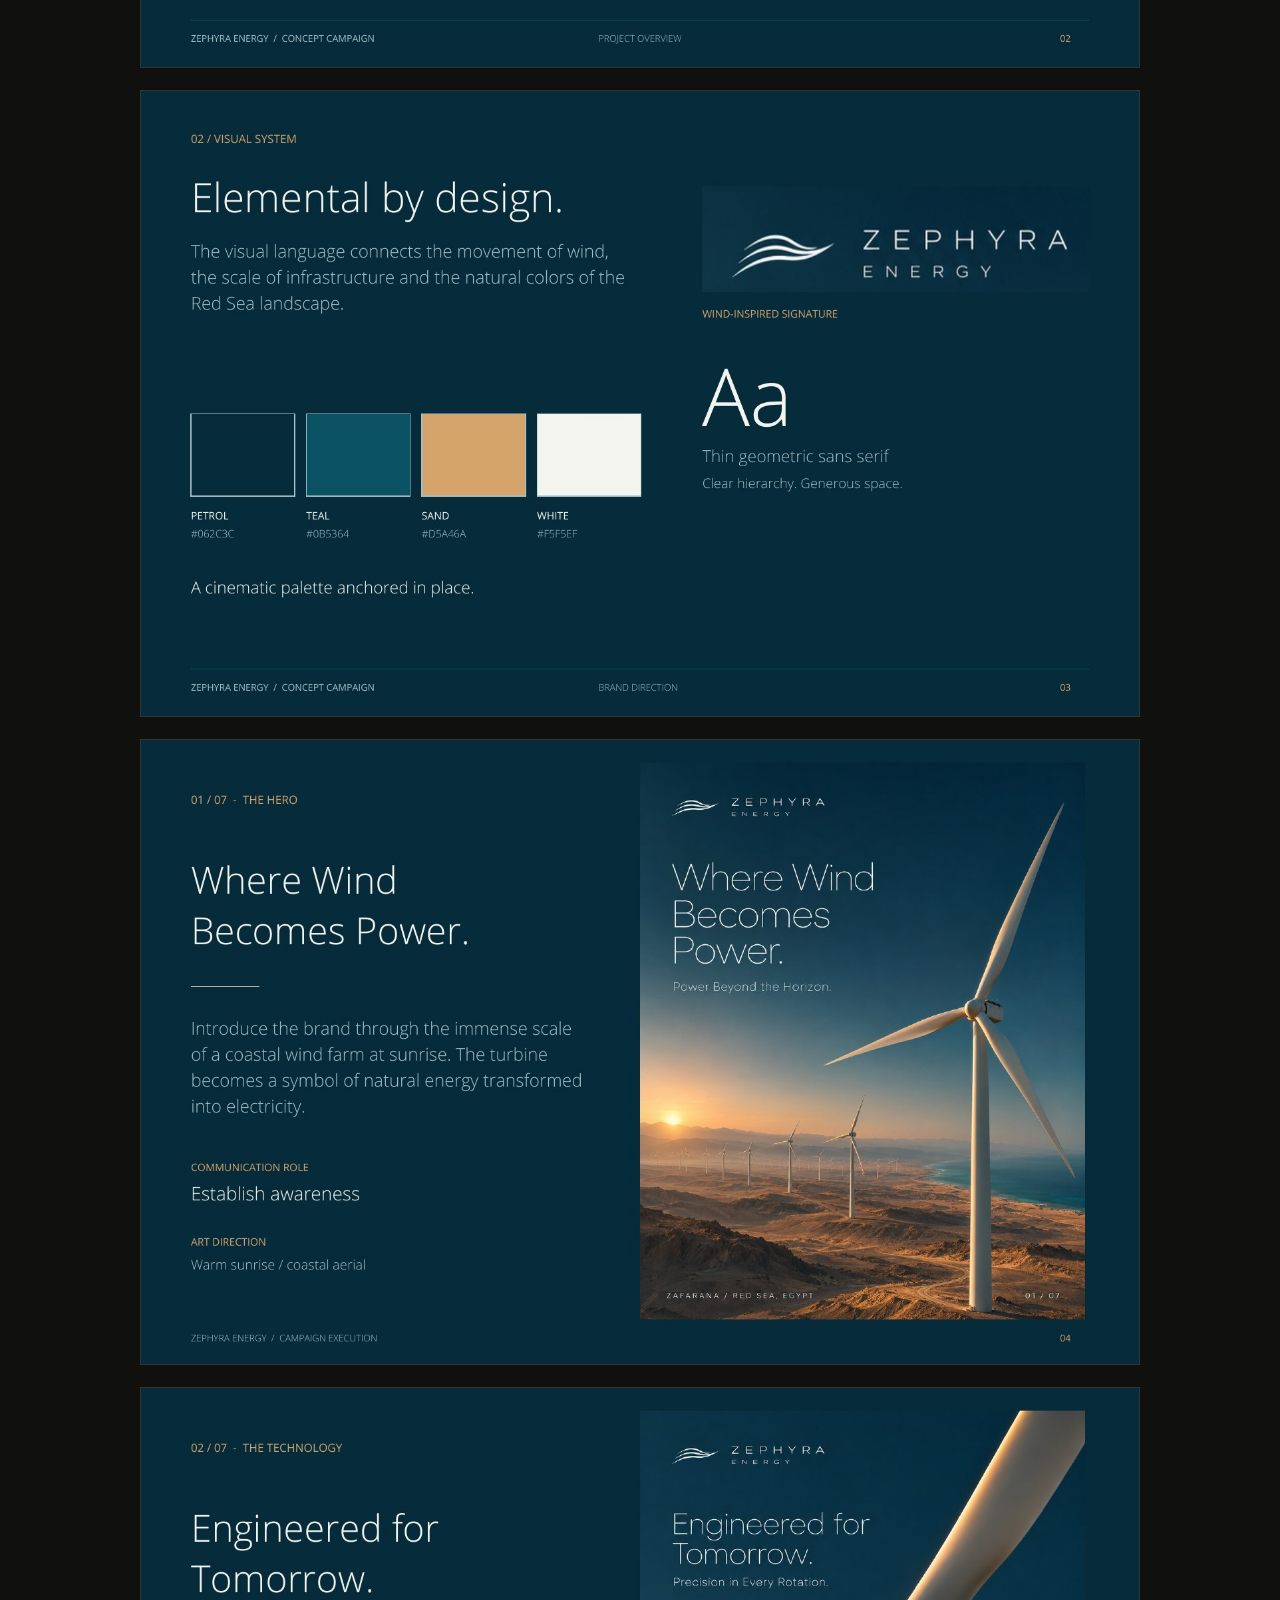
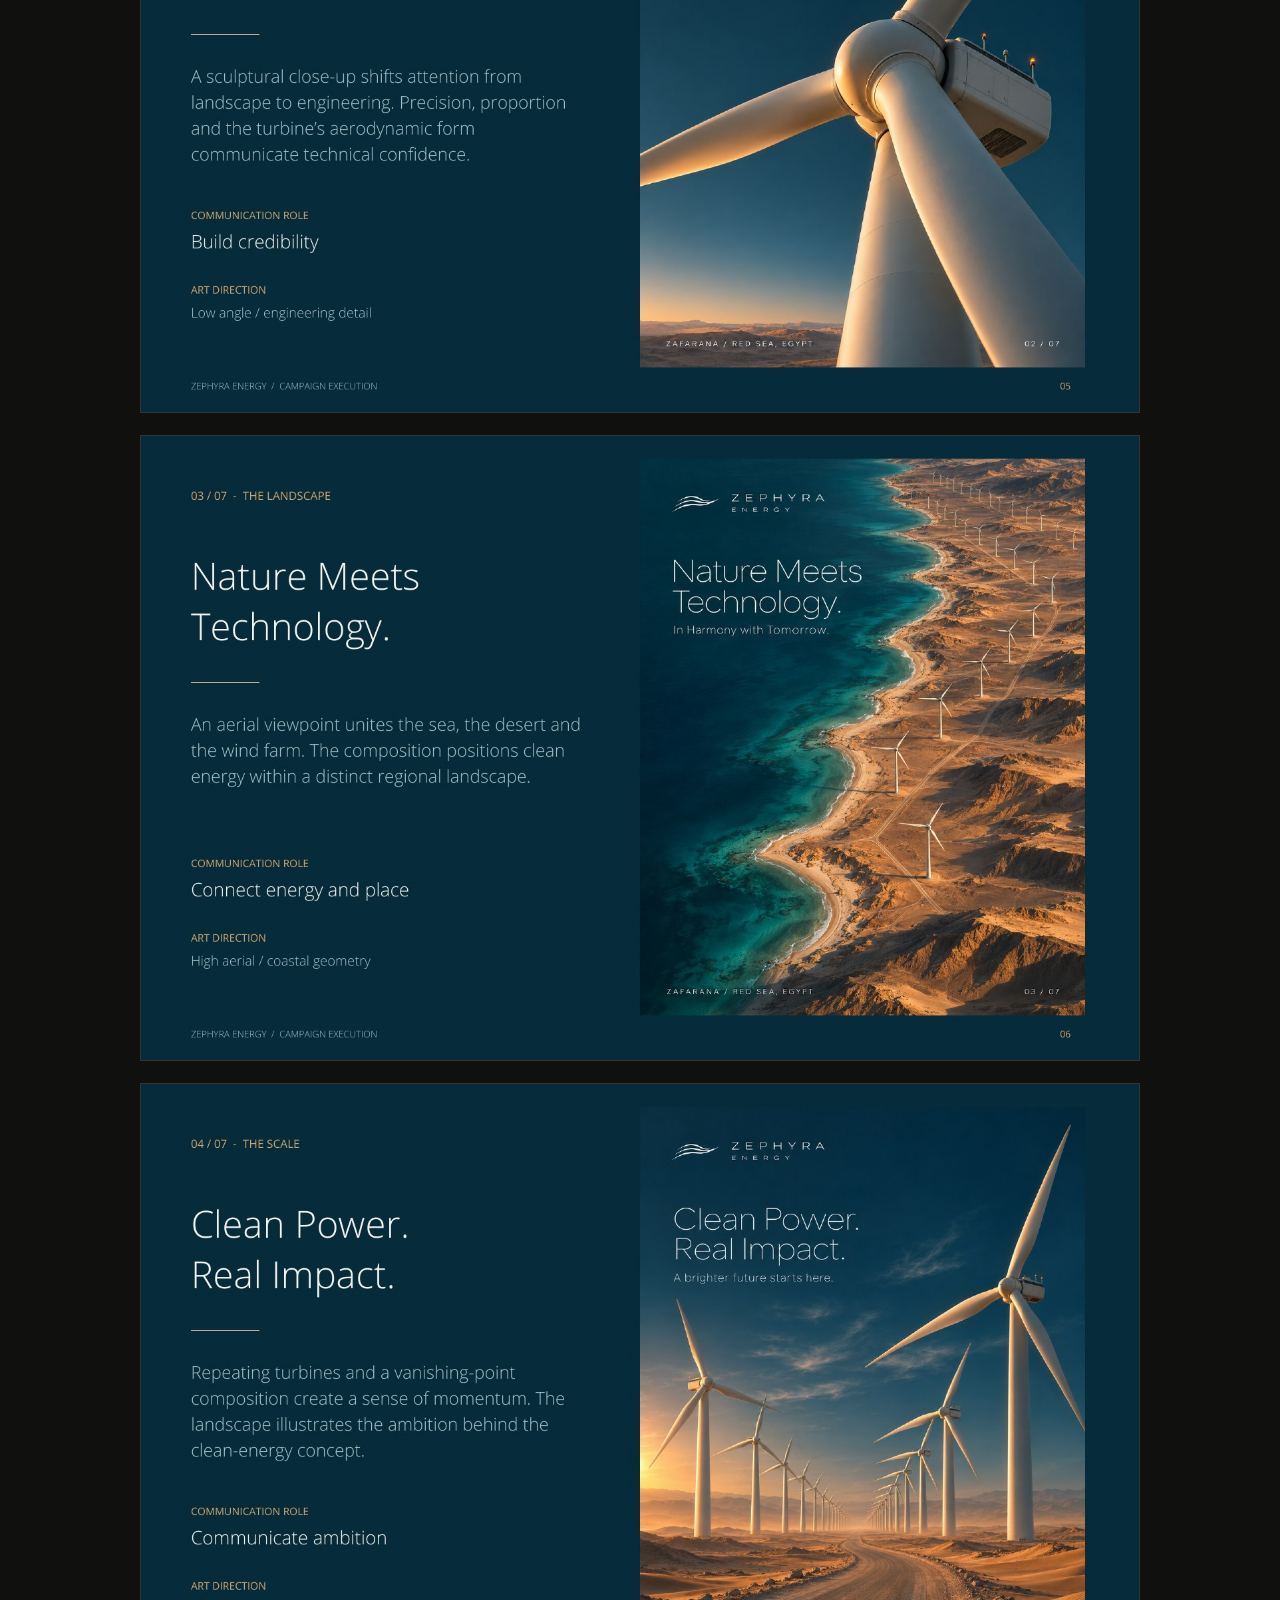
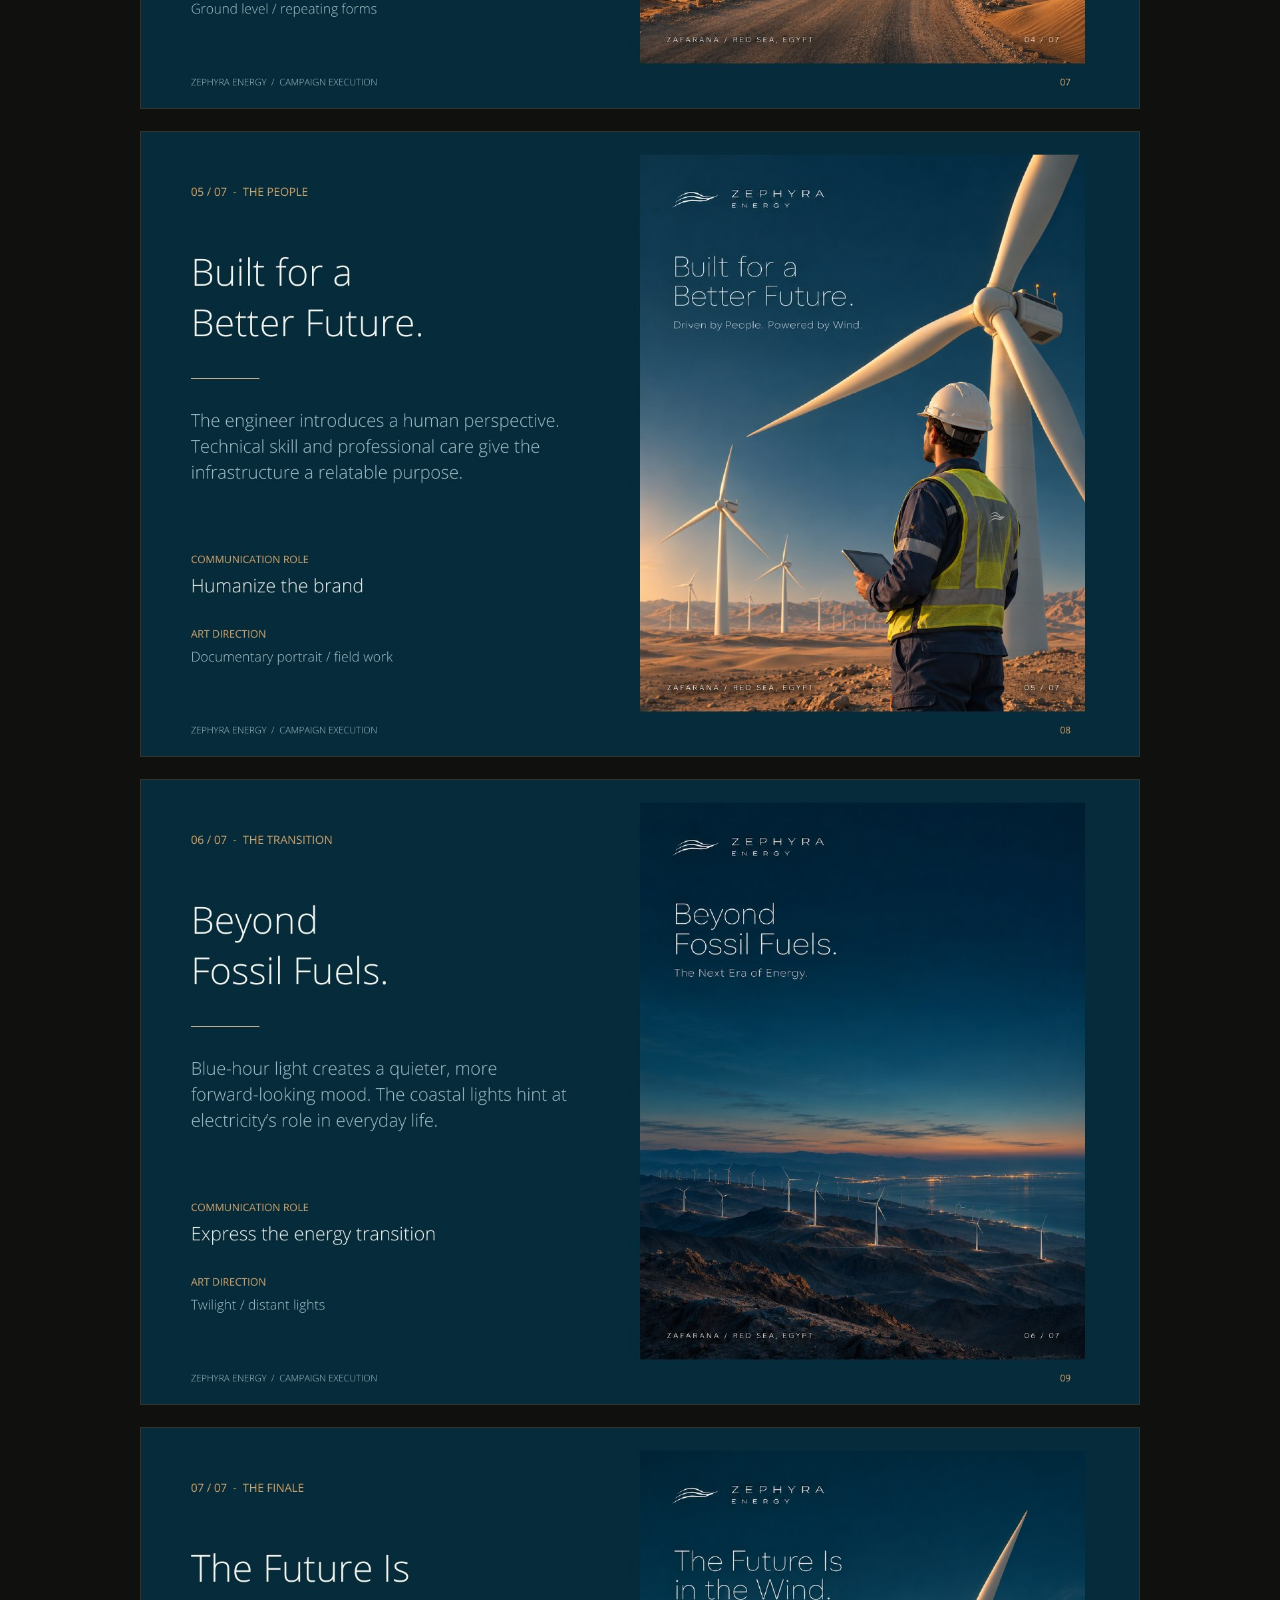
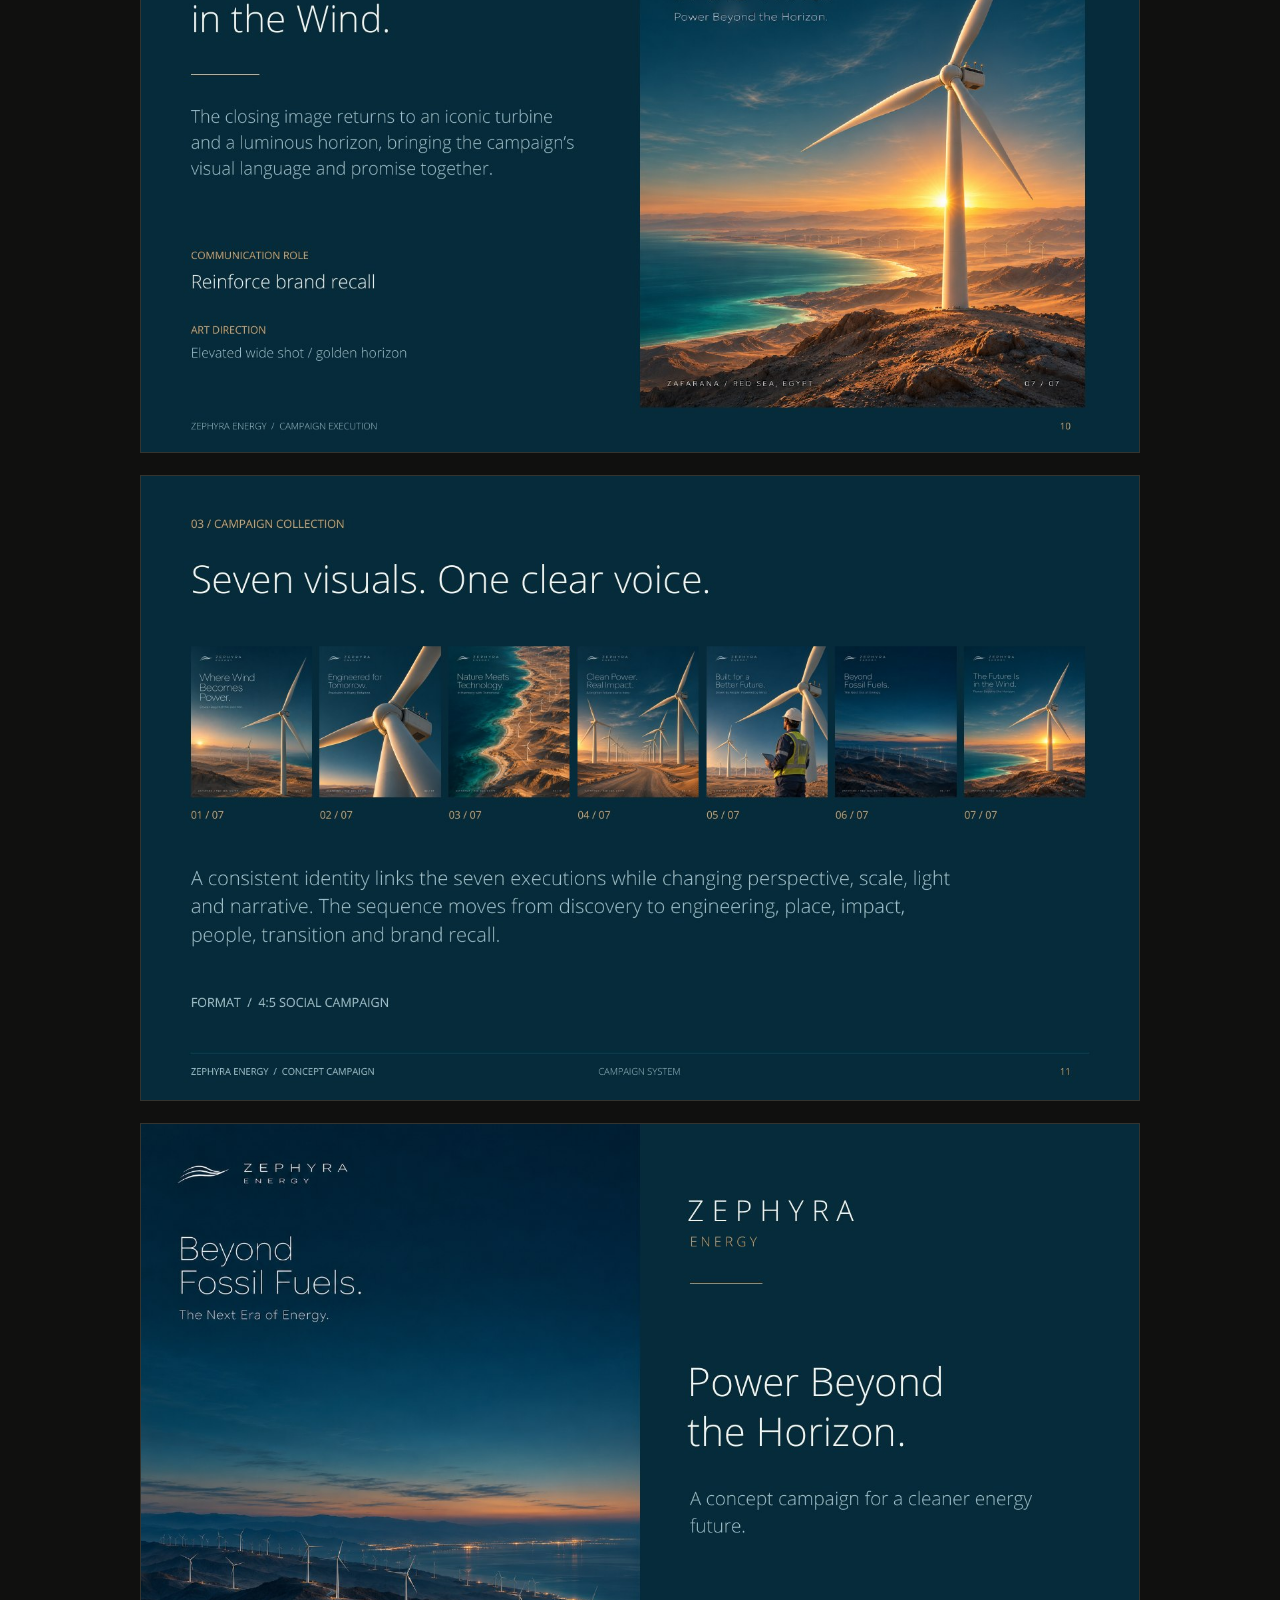
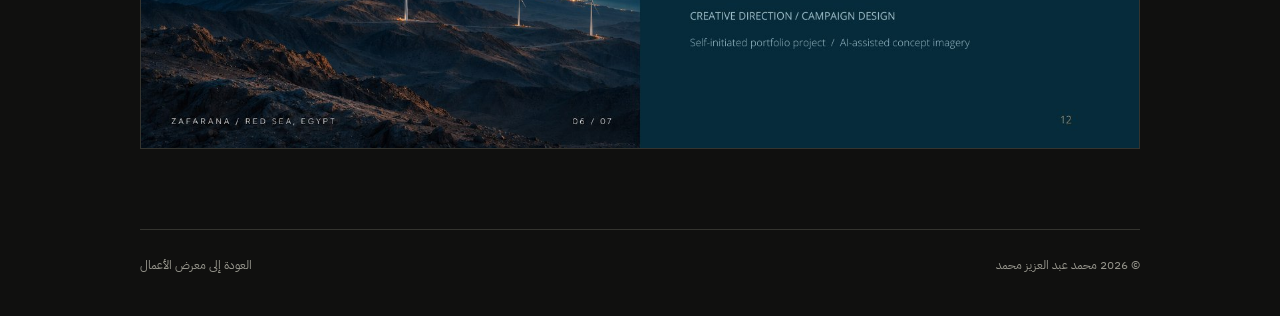
<file: zephyra-energy.html>
<!doctype html>
<html lang="ar" dir="rtl">
<head>
  <meta charset="utf-8">
  <meta name="viewport" content="width=device-width, initial-scale=1">
  <meta name="theme-color" content="#10100f">
  <meta name="description" content="حملة إعلانية تصوّر علامة مفاهيمية للطاقة المتجددة مستوحاة من مزارع الرياح بالزعفرانة على ساحل البحر الأحمر، وتجمع بين التوجيه الفني والهوية البصرية وسبعة تصميمات إعلانية.">
  <title>ZEPHYRA ENERGY — محمد عبد العزيز محمد</title>
  <link rel="preconnect" href="https://fonts.googleapis.com">
  <link rel="preconnect" href="https://fonts.gstatic.com" crossorigin>
  <link href="https://fonts.googleapis.com/css2?family=DM+Sans:wght@400;500;600;700&family=IBM+Plex+Sans+Arabic:wght@400;500;600;700&display=swap" rel="stylesheet">
  <style>
    :root{color-scheme:dark;--bg:#10100f;--panel:#191917;--text:#f2f0e9;--muted:#96958c;--line:#34342f;--accent:#ff6848;--font:"IBM Plex Sans Arabic",sans-serif;--latin:"DM Sans",sans-serif}
    *{box-sizing:border-box}html{scroll-behavior:smooth}body{margin:0;background:var(--bg);color:var(--text);font-family:var(--font);line-height:1.7}.wrap{width:min(1000px,calc(100% - 40px));margin:auto}.topbar{height:76px;display:flex;align-items:center;justify-content:space-between;border-bottom:1px solid var(--line)}a{color:inherit}.back{color:var(--text);text-decoration:none;font-size:14px}.back span{color:var(--accent);margin-inline-start:8px}.brand{font-size:13px;color:var(--muted)}.intro{padding:78px 0 48px}.eyebrow{color:var(--accent);font-size:12px;margin:0 0 14px}.intro h1{font-size:clamp(38px,7vw,70px);line-height:1.25;font-weight:500;margin:0 0 16px}.intro p:last-child{color:var(--muted);max-width:640px;margin:0}.gallery{display:grid;gap:22px;padding-bottom:80px}.slide{margin:0;background:var(--panel);border:1px solid var(--line);overflow:hidden}.slide img{width:100%;height:auto;display:block}.slide figcaption{display:flex;gap:8px;align-items:center;justify-content:center;border-top:1px solid var(--line);padding:9px;color:var(--muted);font-size:12px}.slide figcaption b{font:12px var(--latin);color:var(--accent)}.footer{border-top:1px solid var(--line);padding:25px 0 40px;display:flex;justify-content:space-between;gap:20px;color:var(--muted);font-size:12px}.footer a{text-decoration:none}.footer a:hover{color:var(--accent)}@media(max-width:600px){.wrap{width:calc(100% - 28px)}.topbar{height:64px}.intro{padding:52px 0 30px}.gallery{gap:14px}.footer{flex-direction:column}}
  </style>
</head>
<body>
  <header class="topbar wrap"><a class="back" href="index.html#work">العودة إلى الأعمال</a><span class="brand">محمد عبد العزيز محمد</span></header>
  <main class="wrap">
    <section class="intro"><p class="eyebrow">دراسة حالة · طاقة متجددة</p><h1><bdi lang="en">ZEPHYRA ENERGY</bdi></h1><p>حملة إعلانية تصوّر علامة مفاهيمية للطاقة المتجددة مستوحاة من مزارع الرياح بالزعفرانة على ساحل البحر الأحمر، وتجمع بين التوجيه الفني والهوية البصرية وسبعة تصميمات إعلانية.</p></section>
    <section class="gallery" aria-label="صفحات دراسة الحالة">
      <figure class="slide"><img src="zephyra-energy-01.jpg" alt="دراسة حالة ZEPHYRA ENERGY، الصفحة 1 من 12" width="1500" height="938"></figure>
      <figure class="slide"><img src="zephyra-energy-02.jpg" alt="دراسة حالة ZEPHYRA ENERGY، الصفحة 2 من 12" width="1500" height="938" loading="lazy"></figure>
      <figure class="slide"><img src="zephyra-energy-03.jpg" alt="دراسة حالة ZEPHYRA ENERGY، الصفحة 3 من 12" width="1500" height="938" loading="lazy"></figure>
      <figure class="slide"><img src="zephyra-energy-04.jpg" alt="دراسة حالة ZEPHYRA ENERGY، الصفحة 4 من 12" width="1500" height="938" loading="lazy"></figure>
      <figure class="slide"><img src="zephyra-energy-05.jpg" alt="دراسة حالة ZEPHYRA ENERGY، الصفحة 5 من 12" width="1500" height="938" loading="lazy"></figure>
      <figure class="slide"><img src="zephyra-energy-06.jpg" alt="دراسة حالة ZEPHYRA ENERGY، الصفحة 6 من 12" width="1500" height="938" loading="lazy"></figure>
      <figure class="slide"><img src="zephyra-energy-07.jpg" alt="دراسة حالة ZEPHYRA ENERGY، الصفحة 7 من 12" width="1500" height="938" loading="lazy"></figure>
      <figure class="slide"><img src="zephyra-energy-08.jpg" alt="دراسة حالة ZEPHYRA ENERGY، الصفحة 8 من 12" width="1500" height="938" loading="lazy"></figure>
      <figure class="slide"><img src="zephyra-energy-09.jpg" alt="دراسة حالة ZEPHYRA ENERGY، الصفحة 9 من 12" width="1500" height="938" loading="lazy"></figure>
      <figure class="slide"><img src="zephyra-energy-10.jpg" alt="دراسة حالة ZEPHYRA ENERGY، الصفحة 10 من 12" width="1500" height="938" loading="lazy"></figure>
      <figure class="slide"><img src="zephyra-energy-11.jpg" alt="دراسة حالة ZEPHYRA ENERGY، الصفحة 11 من 12" width="1500" height="938" loading="lazy"></figure>
      <figure class="slide"><img src="zephyra-energy-12.jpg" alt="دراسة حالة ZEPHYRA ENERGY، الصفحة 12 من 12" width="1500" height="938" loading="lazy"></figure>
    </section>
  </main>
  <footer class="footer wrap"><span>© 2026 محمد عبد العزيز محمد</span><a href="index.html#work">العودة إلى معرض الأعمال</a></footer>
</body>
</html>
</file>
<file: styles.css>
:root{--bg:#10100f;--panel:#171715;--text:#f2f0e9;--muted:#96958c;--line:#34342f;--accent:#ff6848;--font:"IBM Plex Sans Arabic",sans-serif;--latin:"DM Sans",sans-serif}*{box-sizing:border-box}html{scroll-behavior:smooth;scroll-padding-top:90px}body{margin:0;background:var(--bg);color:var(--text);font-family:var(--font);font-size:16px;line-height:1.6;overflow-x:hidden}.grain{position:fixed;inset:0;pointer-events:none;z-index:5;opacity:.07;background-image:url("data:image/svg+xml,%3Csvg viewBox='0 0 180 180' xmlns='http://www.w3.org/2000/svg'%3E%3Cfilter id='n'%3E%3CfeTurbulence type='fractalNoise' baseFrequency='.8' numOctaves='3' stitchTiles='stitch'/%3E%3C/filter%3E%3Crect width='100%25' height='100%25' filter='url(%23n)' opacity='.3'/%3E%3C/svg%3E")}.wrap{width:min(1160px,calc(100% - 64px));margin-inline:auto}.site-header{height:90px;display:flex;align-items:center;justify-content:space-between;border-bottom:1px solid var(--line)}.wordmark{font-family:var(--font);font-weight:700;font-size:30px;color:var(--text);text-decoration:none;line-height:1}.wordmark span{color:var(--accent)}nav{display:flex;gap:38px}nav a,.site-footer a:not(.wordmark){font-size:14px;color:#c3c1b9;text-decoration:none;transition:color .2s}nav a:hover,.site-footer a:hover{color:var(--accent)!important}.availability{font-size:12px;text-decoration:none;color:#c3c1b9;display:flex;align-items:center;gap:9px}.availability i{width:7px;height:7px;background:#8ecb86;border-radius:50%;box-shadow:0 0 12px #8ecb8670}.hero{min-height:670px;display:grid;grid-template-columns:1.02fr .98fr;align-items:center;position:relative;padding-block:64px 84px}.hero-copy{padding-bottom:25px}.eyebrow{margin:0 0 27px;color:var(--muted);font-size:12px;letter-spacing:.02em;display:flex;align-items:center;gap:13px}.eyebrow-line{height:1px;width:34px;background:var(--accent);display:inline-block}.hero h1{font-size:clamp(58px,7.4vw,100px);line-height:1.13;letter-spacing:-.055em;margin:0 0 23px;font-weight:600}.hero h1 em,h2 em{font-style:normal;color:var(--accent)}.hero-intro{max-width:445px;color:#aaa99f;font-size:17px;line-height:1.9;margin:0 0 32px}.hero-actions{display:flex;gap:30px;align-items:center}.button{height:53px;padding:0 22px;display:inline-flex;align-items:center;gap:24px;text-decoration:none;font-size:14px;font-weight:600}.button-primary{background:var(--accent);color:#171310;transition:background .2s,transform .2s}.button-primary:hover{background:#ff8368;transform:translateY(-2px)}.button span{font-family:var(--latin);font-size:18px}.text-link{color:var(--text);text-decoration:none;font-size:13px}.text-link span{color:var(--accent);padding-inline-start:8px}.hero-art{height:450px;max-width:510px;width:100%;justify-self:end;position:relative;background:#191917;overflow:hidden}.hero-art:before{content:"";position:absolute;inset:0;background:linear-gradient(140deg,transparent 45%,#ffffff04 45.2%,transparent 45.6%),radial-gradient(ellipse at 50% 50%,#ff684808,transparent 65%)}.art-orbit{position:absolute;border:1px solid #42413b;border-radius:50%;width:400px;height:400px;top:24px;left:50%;transform:translateX(-50%) rotate(-27deg)}.orbit-two{width:250px;height:490px;top:-18px;transform:translateX(-50%) rotate(47deg);border-color:#555149}.art-disc{position:absolute;width:215px;height:215px;border-radius:50%;background:var(--accent);color:#1b1512;top:50%;left:50%;transform:translate(-50%,-50%);display:flex;align-items:center;justify-content:center;text-align:center;font-size:26px;line-height:1.35;font-weight:600;box-shadow:0 0 100px #ff684822}.art-disc b{position:absolute;font-size:22px;top:22px;right:29px}.art-index,.art-coordinate{position:absolute;font:10px/1.6 var(--latin);letter-spacing:.14em;color:#85837a}.art-index{top:25px;left:25px}.art-coordinate{bottom:24px;right:25px;text-align:left}.art-cross{position:absolute;font:20px var(--latin);color:var(--accent)}.cross-one{top:89px;right:73px}.cross-two{bottom:95px;left:81px}.hero-foot{position:absolute;bottom:20px;left:0;right:0;display:flex;align-items:center;justify-content:space-between;border-top:1px solid var(--line);padding-top:14px;color:var(--muted);font-size:11px}.hero-foot a{position:absolute;left:50%;color:var(--accent);font:22px var(--latin);text-decoration:none}.section{padding-block:125px}.section-heading{display:flex;align-items:end;justify-content:space-between;margin-bottom:44px}.section-heading .eyebrow{margin-bottom:16px}.section h2{font-size:clamp(40px,5vw,65px);line-height:1.25;letter-spacing:-.04em;margin:0;font-weight:500}.desktop-link{margin-bottom:12px}.project-grid{display:grid;grid-template-columns:1fr 1fr;gap:48px 22px}.project{color:inherit;text-decoration:none;min-width:0}.project-large{grid-column:1/-1}.project-art{height:330px;position:relative;overflow:hidden}.project-large .project-art{height:445px}.mock-label{position:absolute;top:15px;right:16px;z-index:2;font-size:10px;color:#fff;background:#111a;padding:5px 9px}.art-nawa{background:#b3bd9e;color:#18261a;display:grid;place-items:center}.nawa-mark{font-size:clamp(65px,12vw,145px);font-weight:700;letter-spacing:-.09em;z-index:1}.nawa-mark span{font:17px var(--latin);vertical-align:top;letter-spacing:0}.nawa-sun{position:absolute;width:330px;height:330px;left:9%;top:-100px;border:1px solid #344b2c;border-radius:50%;box-shadow:0 0 0 35px #ffffff0a,0 0 0 70px #ffffff08}.nawa-caption{position:absolute;bottom:25px;left:27px;font:10px var(--latin);letter-spacing:.2em}.art-athar{background:#dfcfb4;color:#2c2924;display:grid;place-items:center}.athar-stamp{font-size:clamp(70px,11vw,120px);font-weight:700;z-index:1;transform:rotate(-8deg);border:3px solid #2c2924;padding:5px 20px 16px;outline:1px solid #2c2924;outline-offset:7px}.athar-lines{position:absolute;inset:-60% -20%;transform:rotate(32deg);background:repeating-linear-gradient(90deg,transparent 0 39px,#2c292418 40px 41px)}.athar-side{position:absolute;bottom:25px;left:25px;font:10px var(--latin);letter-spacing:.18em}.art-madar{background:#d85639;color:#211915;display:grid;place-items:center}.madar-type{font-size:clamp(75px,11vw,125px);font-weight:600;z-index:1;letter-spacing:-.07em}.madar-orb{position:absolute;border:1px solid #2d201b8c;border-radius:50%;width:270px;height:270px}.orb-a{top:-175px;right:-45px}.orb-b{bottom:-215px;left:-55px;width:360px;height:360px}.madar-caption{position:absolute;bottom:25px;right:25px;font:10px var(--latin);letter-spacing:.2em}.project-meta{display:flex;justify-content:space-between;align-items:start;padding-top:16px}.project-meta h3{margin:0 0 3px;font-size:19px;font-weight:500}.project-meta p{margin:0;color:var(--muted);font-size:12px}.project-year{font:11px var(--latin);color:var(--muted);padding-top:5px}.project-year b{color:var(--accent);font-size:16px;margin-inline-start:8px}.placeholder-note{font-size:12px;color:#77766f;margin:35px 0 0}.about-section{background:#191917;border-block:1px solid #262622}.about-layout{display:grid;grid-template-columns:.8fr 1.2fr;gap:70px}.about-layout>.eyebrow{padding-top:17px}.about-content h2{font-size:clamp(43px,5vw,68px);margin-bottom:24px}.about-body{max-width:610px;color:#aaa99f;line-height:2;font-size:16px}.services{margin-top:45px;border-top:1px solid var(--line)}.services>div{display:grid;grid-template-columns:60px 1fr 1.25fr;align-items:center;padding:17px 0;border-bottom:1px solid var(--line)}.services span{font:11px var(--latin);color:var(--accent)}.services b{font-size:14px;font-weight:500}.services small{font-size:12px;color:var(--muted)}.contact-section{text-align:center;padding-block:140px}.contact-section>.eyebrow{justify-content:center;margin-bottom:26px}.contact-section h2{font-size:clamp(55px,8vw,100px);line-height:1.2;margin-bottom:33px}.contact-button{margin:auto}.contact-hint{font-size:11px;color:#77766f;margin-top:14px}.site-footer{height:90px;border-top:1px solid var(--line);display:flex;align-items:center;justify-content:space-between;color:var(--muted);font-size:11px}.site-footer>div{display:flex;gap:22px}.footer-location{font-family:var(--font)}
@media(max-width:760px){.wrap{width:calc(100% - 40px)}.site-header{height:72px}.availability{font-size:0;gap:0}.availability i{width:8px;height:8px}nav{gap:18px}nav a{font-size:12px}.hero{grid-template-columns:1fr;padding-block:65px 75px;gap:42px}.hero-copy{padding:0}.hero h1{font-size:clamp(58px,13vw,86px)}.hero-intro{font-size:15px}.hero-art{height:min(88vw,400px);justify-self:stretch;max-width:none}.hero-foot{bottom:14px}.section{padding-block:82px}.section-heading{align-items:start}.section-heading h2{font-size:40px}.desktop-link{display:none}.project-grid{gap:38px 14px}.project-large .project-art{height:330px}.project-art{height:260px}.about-layout{grid-template-columns:1fr;gap:24px}.about-layout>.eyebrow{margin:0}.services>div{grid-template-columns:38px 1fr}.services small{grid-column:2;margin-top:3px}.contact-section{padding-block:100px}.contact-section h2{font-size:clamp(54px,12vw,78px)}.site-footer{height:auto;min-height:90px;display:grid;grid-template-columns:auto 1fr;gap:12px;padding-block:20px}.site-footer>span:nth-child(2){text-align:left}.site-footer>div{grid-column:1}.footer-location{grid-column:2;grid-row:2;text-align:left}}@media(max-width:480px){.wrap{width:calc(100% - 32px)}nav{gap:13px}nav a{font-size:11px}.wordmark{font-size:27px}.hero{padding-top:54px}.eyebrow{font-size:10px;gap:9px}.hero-art{height:310px}.project-grid{grid-template-columns:1fr}.project-large{grid-column:auto}.project-large .project-art,.project-art{height:300px}.nawa-mark{font-size:100px}.section-heading h2{font-size:36px}.site-footer{font-size:10px}}
@media(prefers-reduced-motion:reduce){html{scroll-behavior:auto}*,*:before,*:after{transition:none!important}}
.skip-link{position:fixed;top:10px;right:10px;z-index:10;transform:translateY(-160%);background:var(--accent);color:#171310;padding:10px 16px;text-decoration:none;font-size:13px}.skip-link:focus{transform:translateY(0)}
:focus-visible{outline:2px solid var(--accent);outline-offset:4px}
.project-grid{grid-template-columns:repeat(3,minmax(0,1fr));gap:24px}
.project-slot{min-width:0}.slot-number{display:block;font:12px var(--latin);color:var(--accent);margin-bottom:10px}.slot-graphic{height:280px;position:relative;overflow:hidden;background:#1a1a18;border:1px solid #34342f}.slot-graphic:before,.slot-graphic:after{content:"";position:absolute;border:1px solid #66645a;border-radius:50%;width:210px;height:210px;top:35px;left:50%;transform:translateX(-50%)}.slot-graphic:after{width:145px;height:240px;transform:translateX(-50%) rotate(38deg);border-color:#56544b}.slot-graphic i{position:absolute;width:92px;height:92px;top:50%;left:50%;transform:translate(-50%,-50%);border-radius:50%;background:var(--accent);z-index:1}.slot-graphic b{position:absolute;z-index:2;top:50%;left:50%;width:44px;height:3px;transform:translate(-50%,-50%) rotate(-45deg);background:#171310}.slot-graphic span{position:absolute;width:7px;height:7px;right:24px;top:24px;background:var(--accent);border-radius:50%}.graphic-two{background:#24211d}.graphic-two:before{border-color:#797369;width:240px;height:180px}.graphic-two:after{width:260px;height:115px;transform:translateX(-50%) rotate(-32deg);border-color:#5c574e}.graphic-two i{background:#d9c7a7;width:112px;height:112px;border-radius:0;transform:translate(-50%,-50%) rotate(45deg)}.graphic-two b{width:55px;background:#24211d;transform:translate(-50%,-50%) rotate(45deg)}.graphic-three{background:#27221f}.graphic-three:before{border-color:#a34f39;width:250px;height:250px}.graphic-three:after{border-color:#ed755c;width:174px;height:280px}.graphic-three i{width:122px;height:122px;background:#d85639}.graphic-three b{background:#271815;width:60px}.project-slot h3{margin:14px 0 3px;font-size:17px;font-weight:500}.project-slot p{margin:0;color:var(--muted);font-size:12px}.placeholder-note{padding-top:18px;border-top:1px solid var(--line);line-height:1.8}
.process-section{border-top:1px solid var(--line)}.process-section .section-heading{margin-bottom:38px}.process-grid{display:grid;grid-template-columns:repeat(3,1fr);gap:24px}.process-grid article{padding:22px 0;border-top:1px solid var(--line)}.process-grid article>span{font:12px var(--latin);color:var(--accent)}.process-grid h3{font-size:18px;font-weight:500;margin:18px 0 7px}.process-grid p{font-size:13px;line-height:1.9;color:var(--muted);margin:0;max-width:300px}
@media(max-width:900px){nav{gap:22px}.project-grid{grid-template-columns:repeat(2,minmax(0,1fr))}.process-grid{gap:18px}}
@media(max-width:760px){nav{gap:14px}.project-grid{grid-template-columns:repeat(2,minmax(0,1fr))}.slot-graphic{height:235px}.process-grid{grid-template-columns:1fr;gap:4px}.process-grid article{display:grid;grid-template-columns:42px 1fr;align-items:center;column-gap:12px;padding:16px 0}.process-grid article>span{grid-row:span 2}.process-grid h3{margin:0 0 4px}.process-grid p{max-width:none}}
@media(max-width:480px){.project-grid{grid-template-columns:1fr}.slot-graphic{height:260px}}

.project-image-wrap{height:280px;position:relative;overflow:hidden;background:#1a1a18;border:1px solid #34342f}.project-image{width:100%;height:100%;display:block;object-fit:cover;transition:transform .45s ease}.project-slot:hover .project-image{transform:scale(1.035)}.temporary-image-label{position:absolute;z-index:1;top:12px;right:12px;padding:5px 9px;background:#10100fcc;border:1px solid #ffffff30;color:#f2f0e9;font-size:10px;backdrop-filter:blur(8px)}@media(max-width:760px){.project-image-wrap{height:235px}}@media(max-width:480px){.project-image-wrap{height:260px}}
</file>
